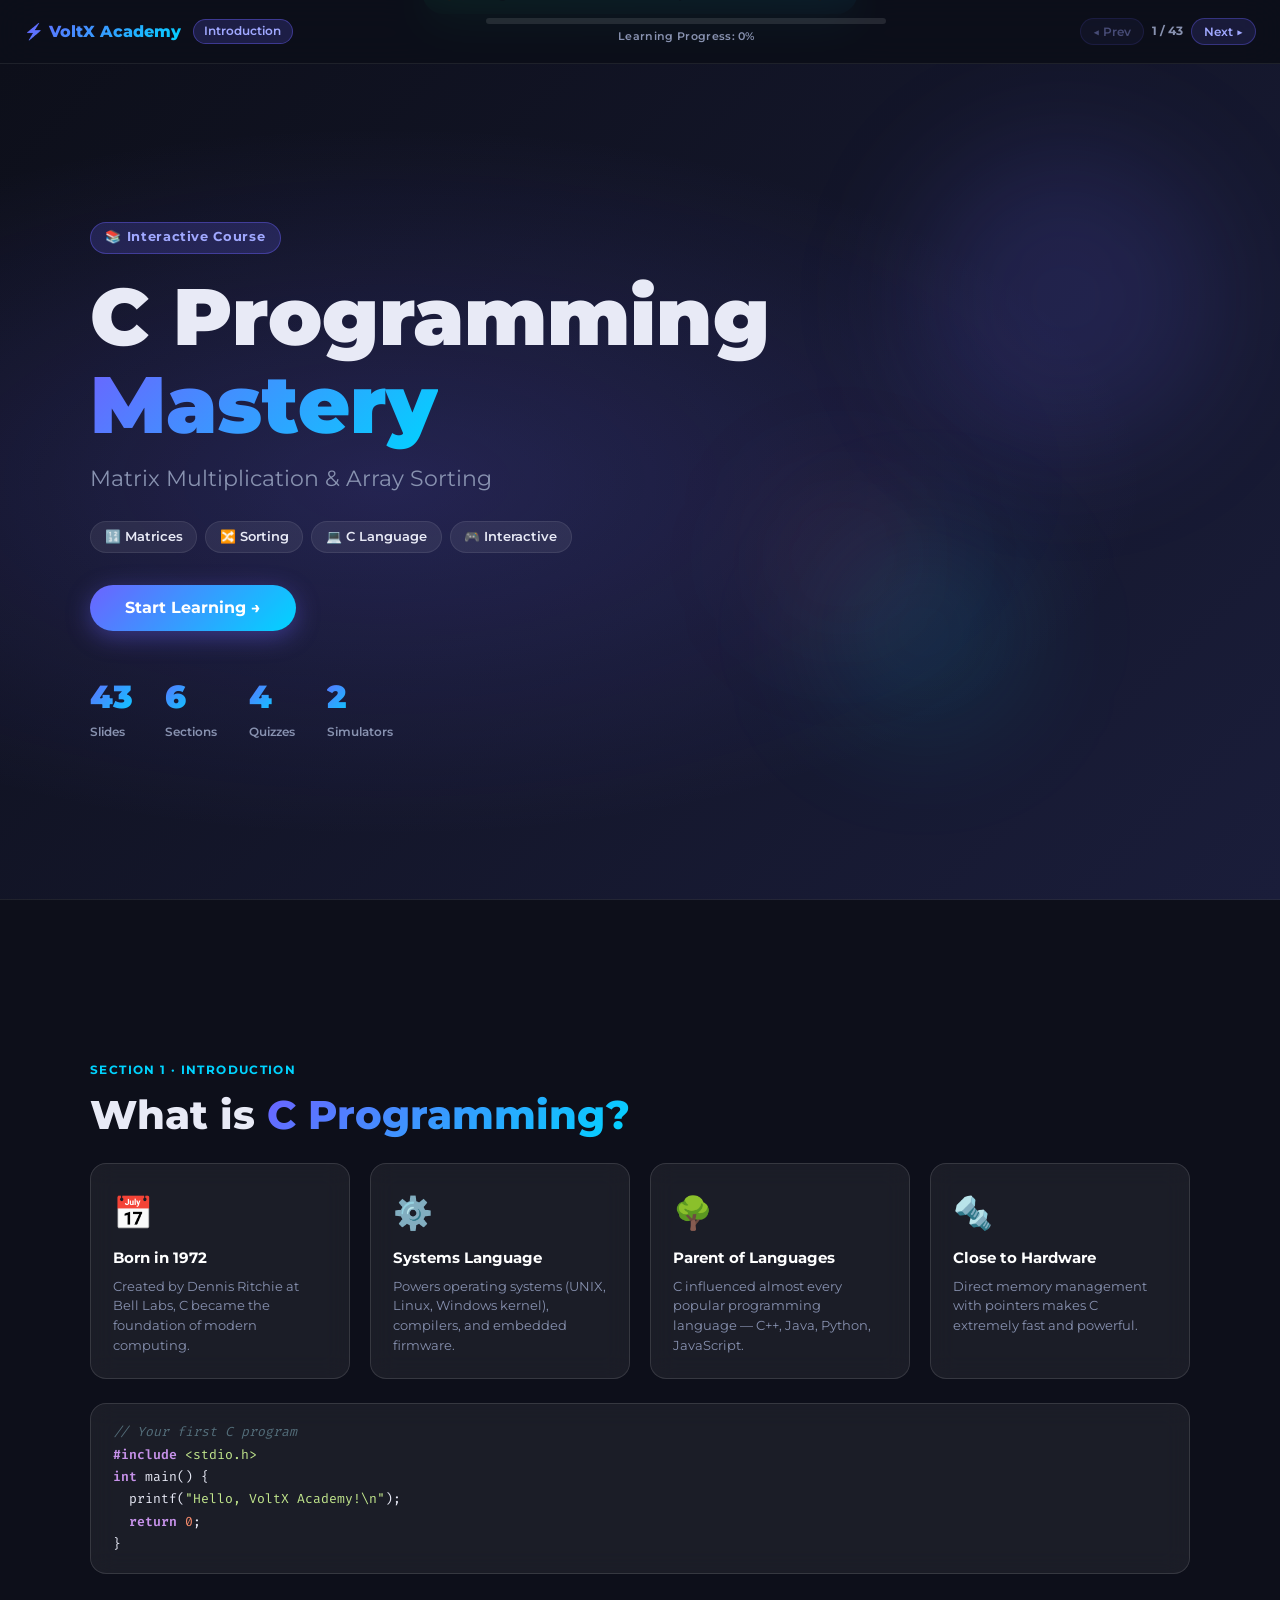
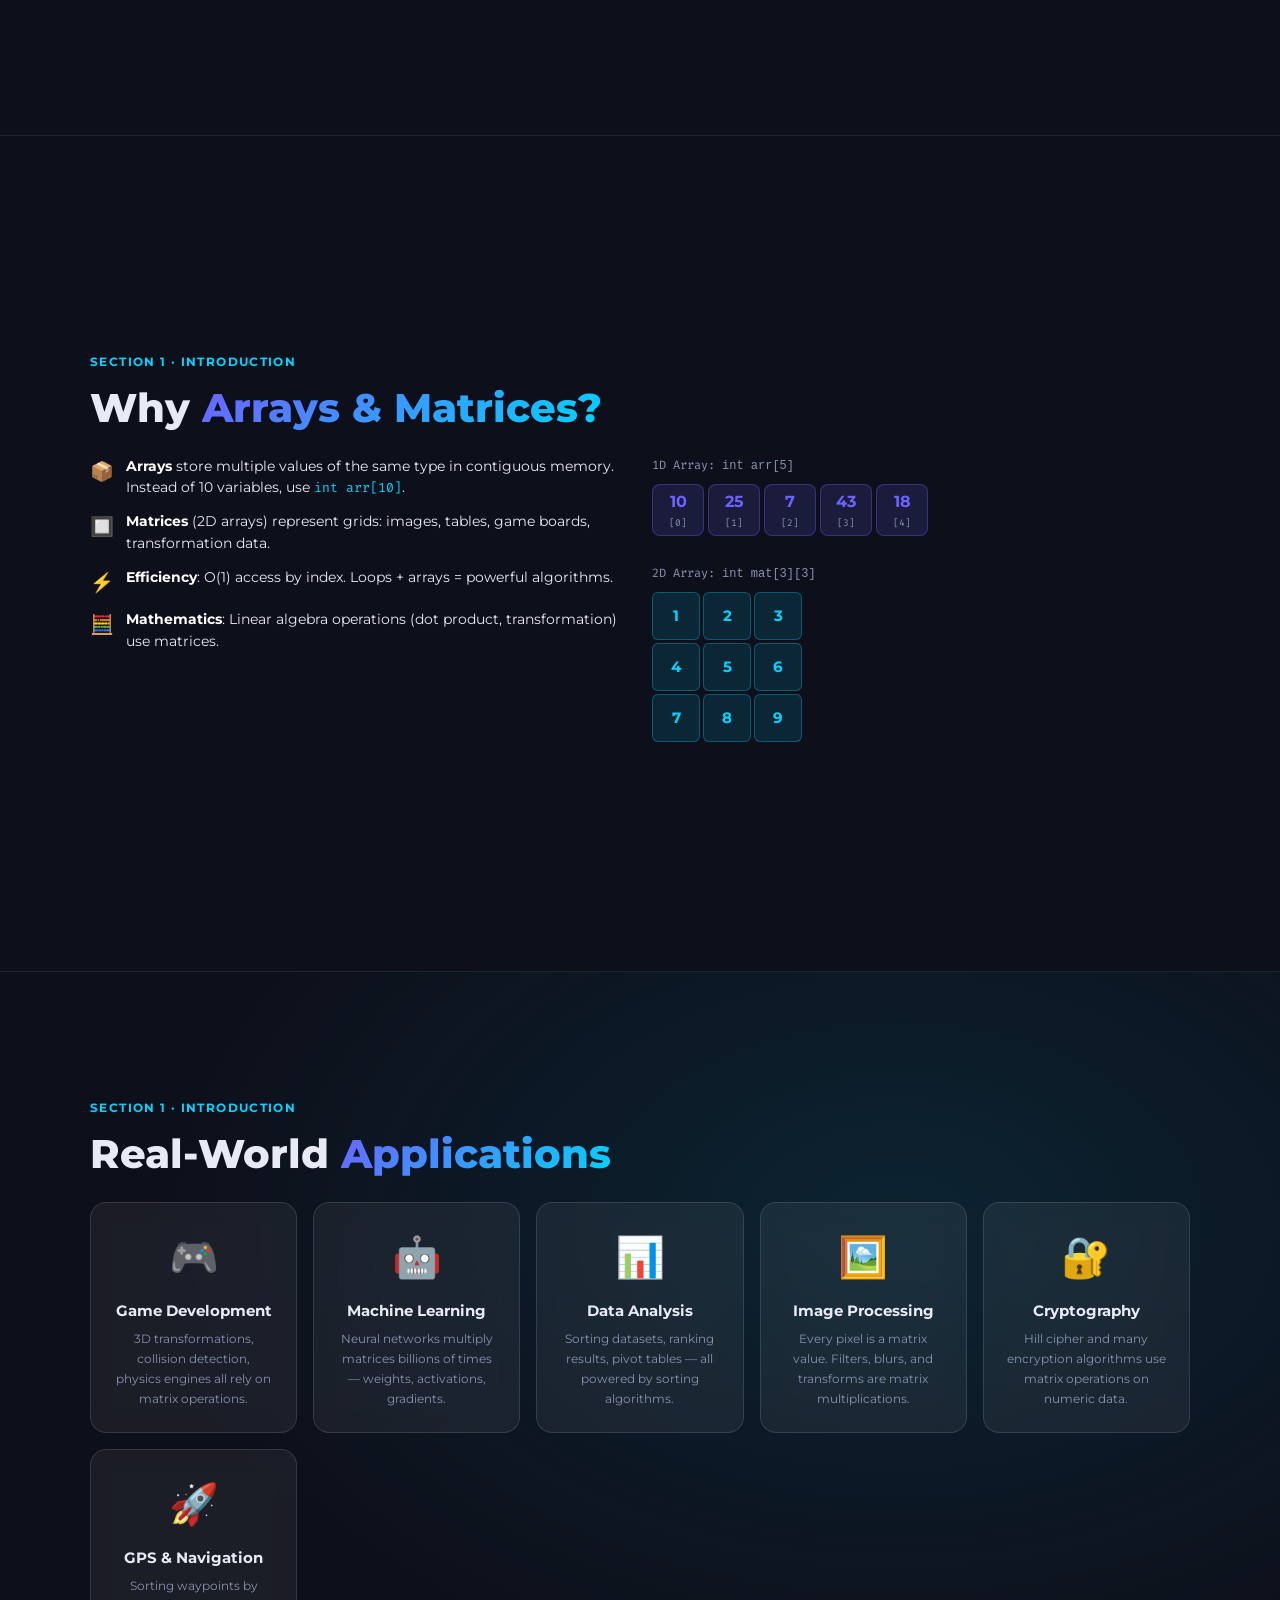
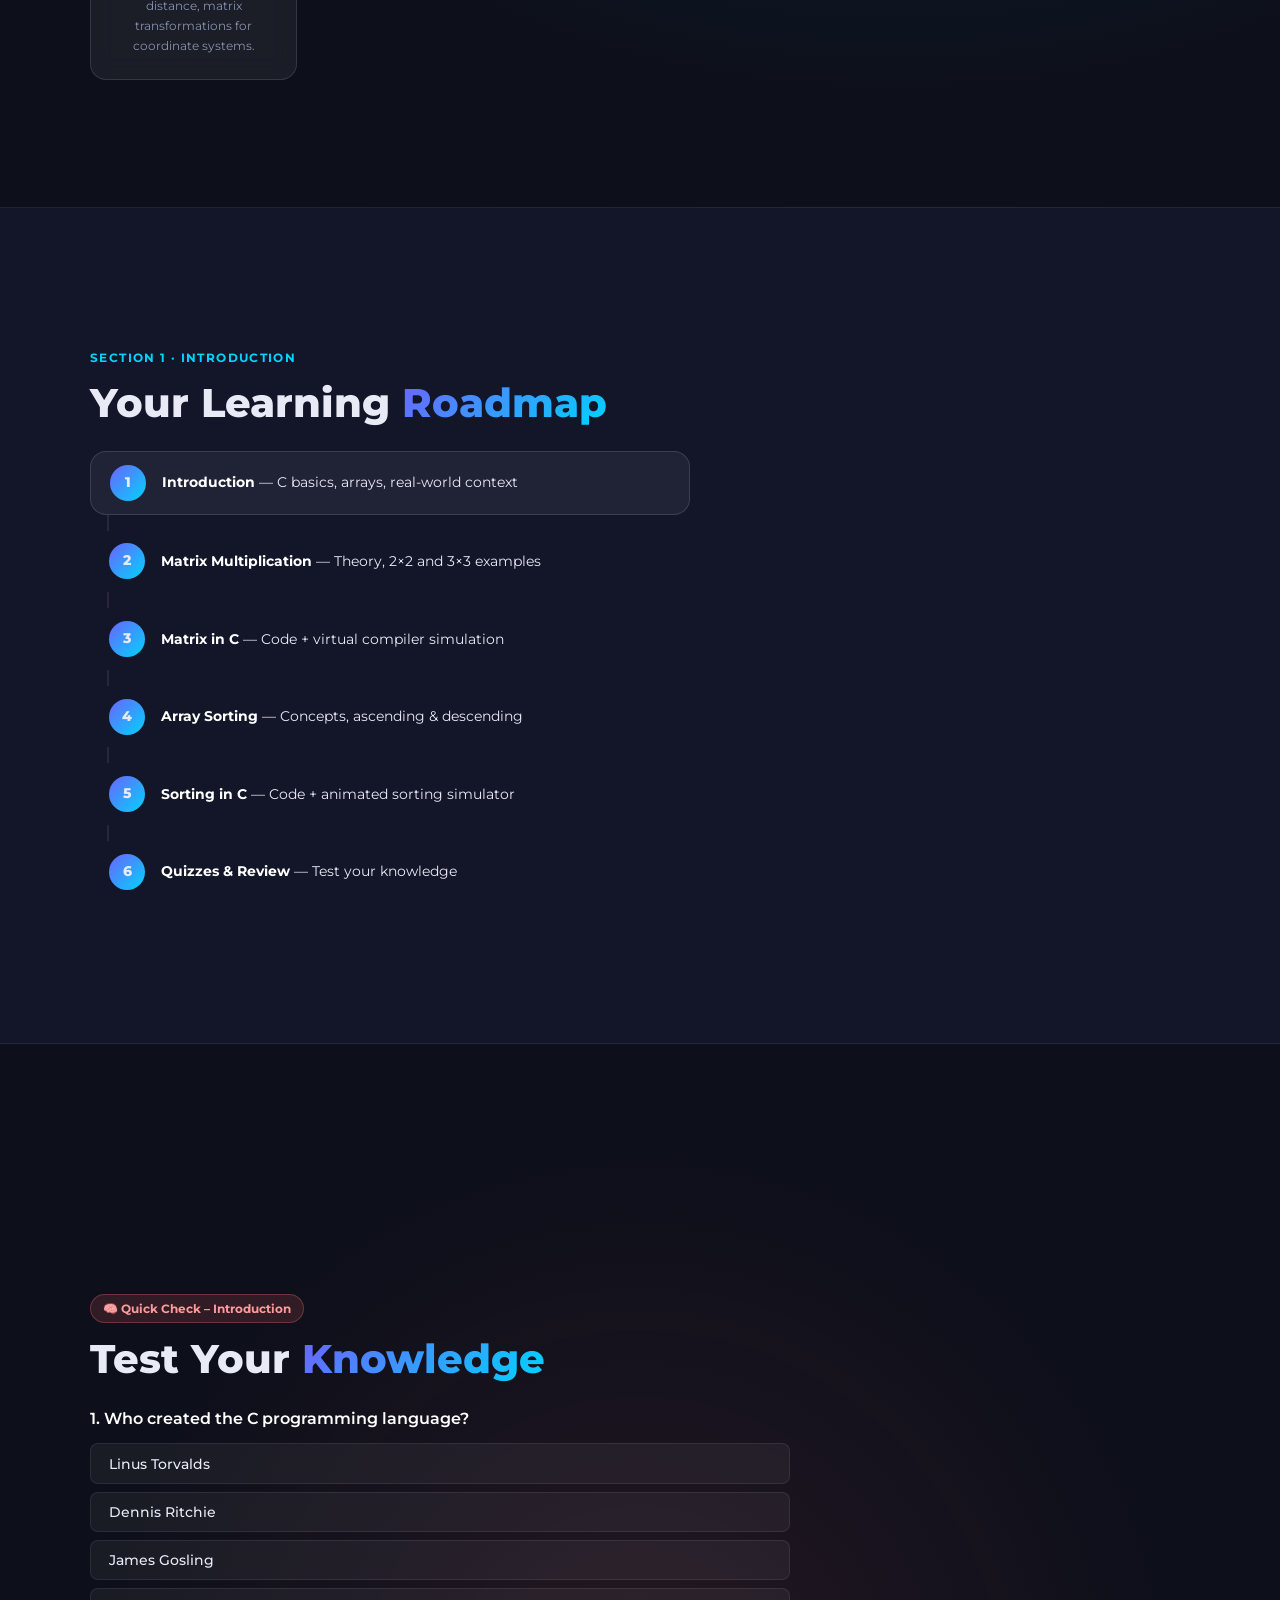
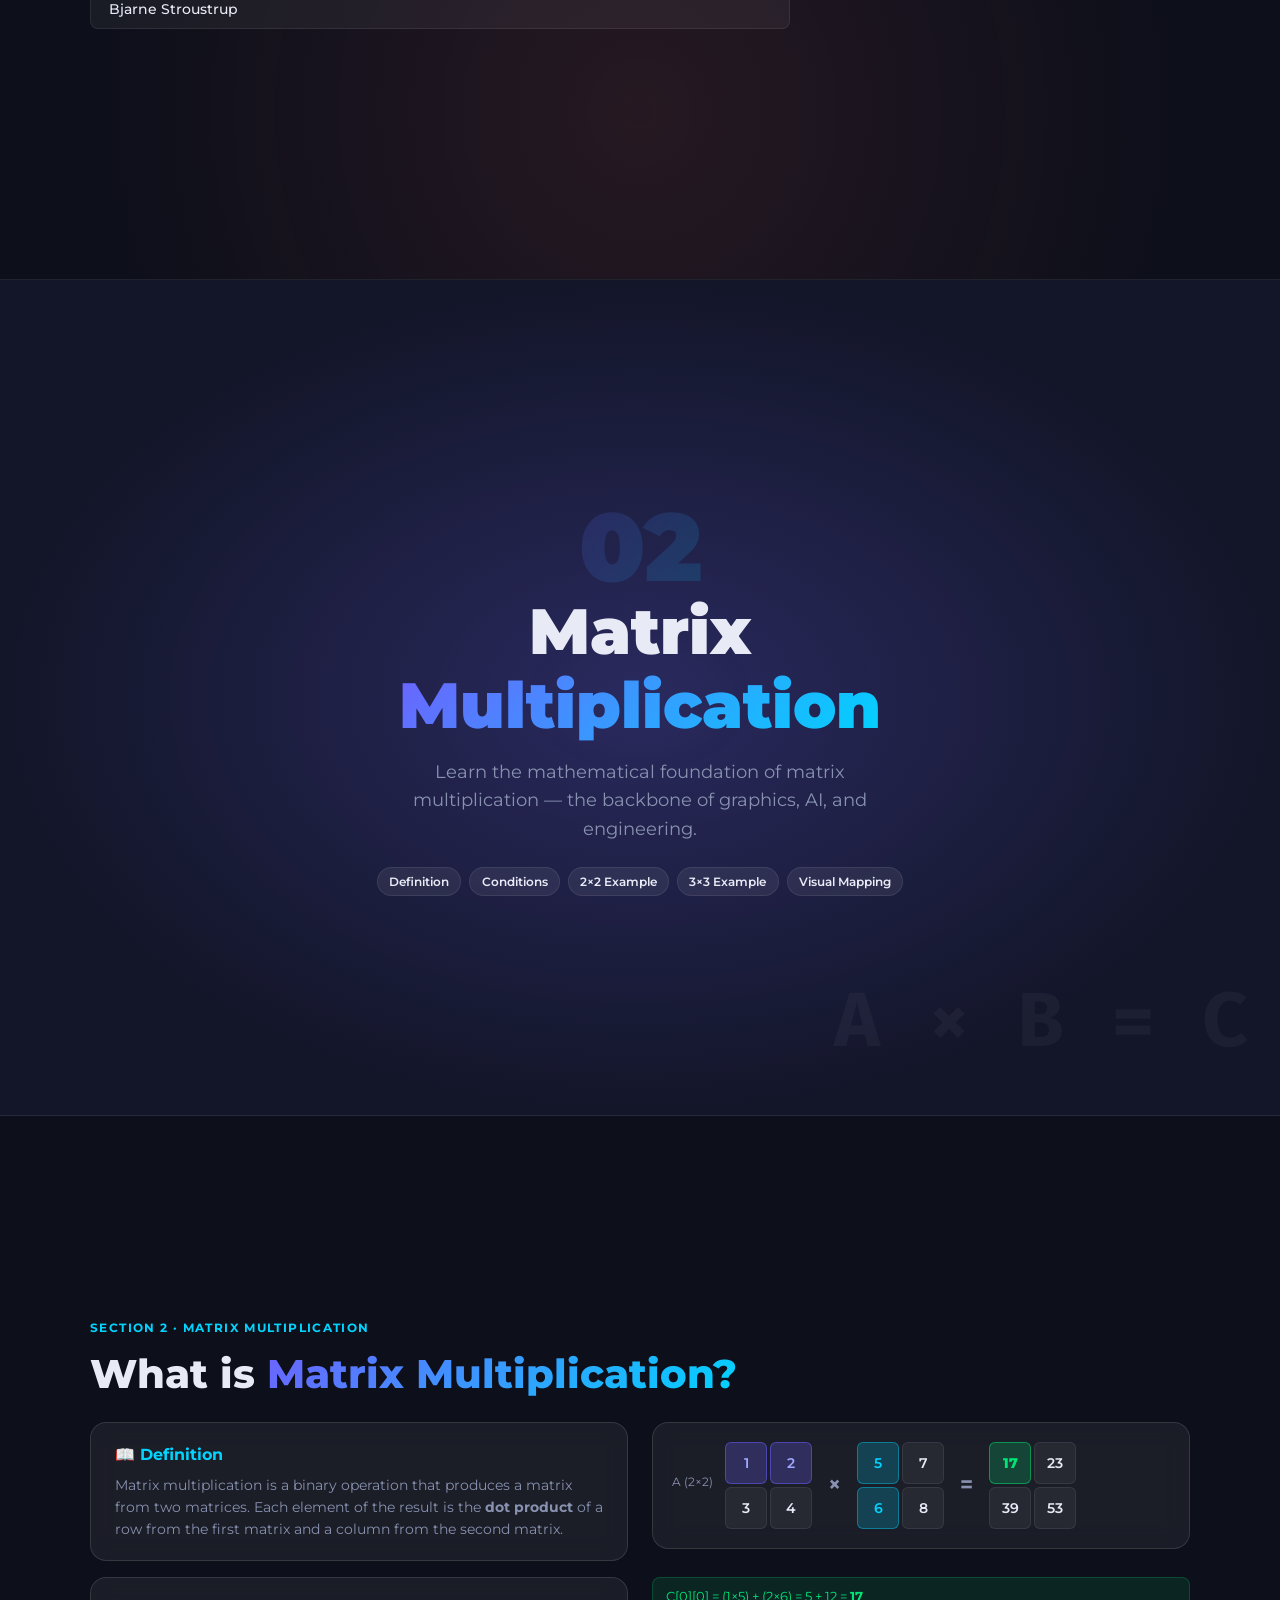
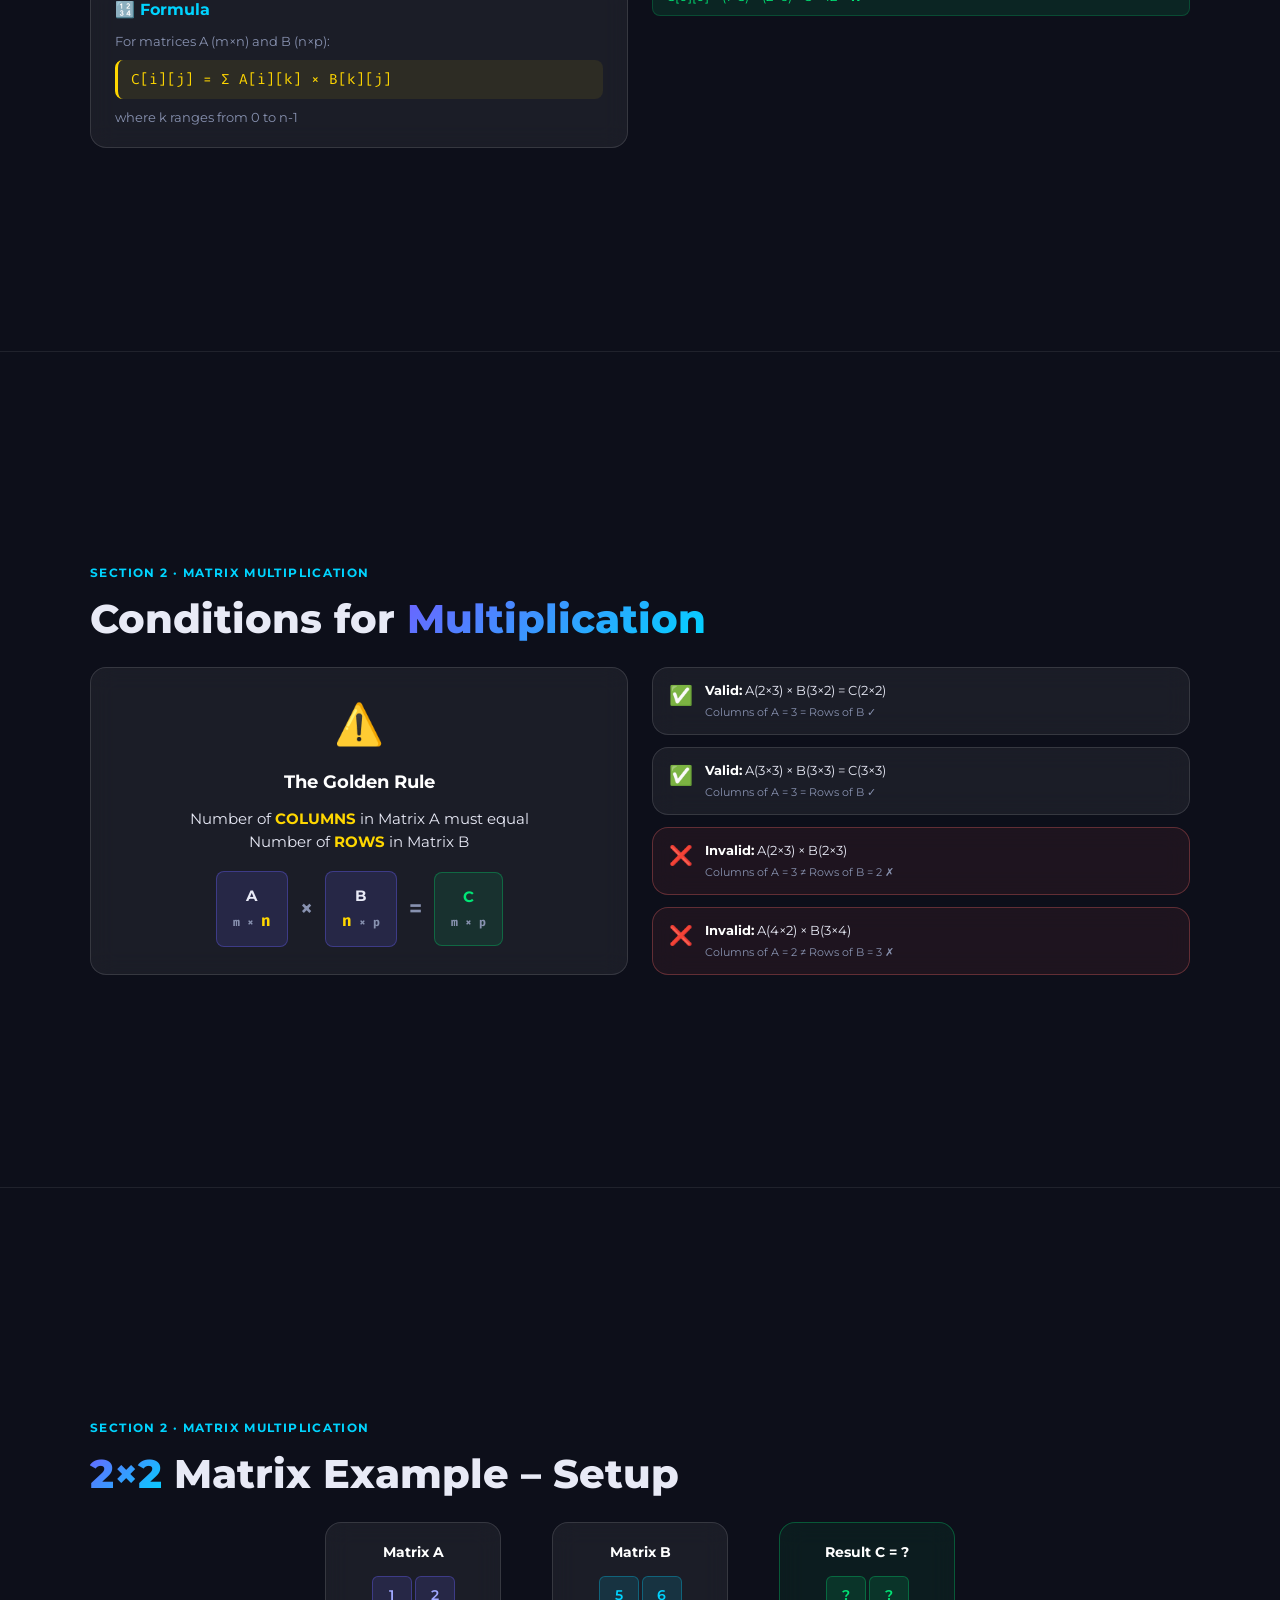
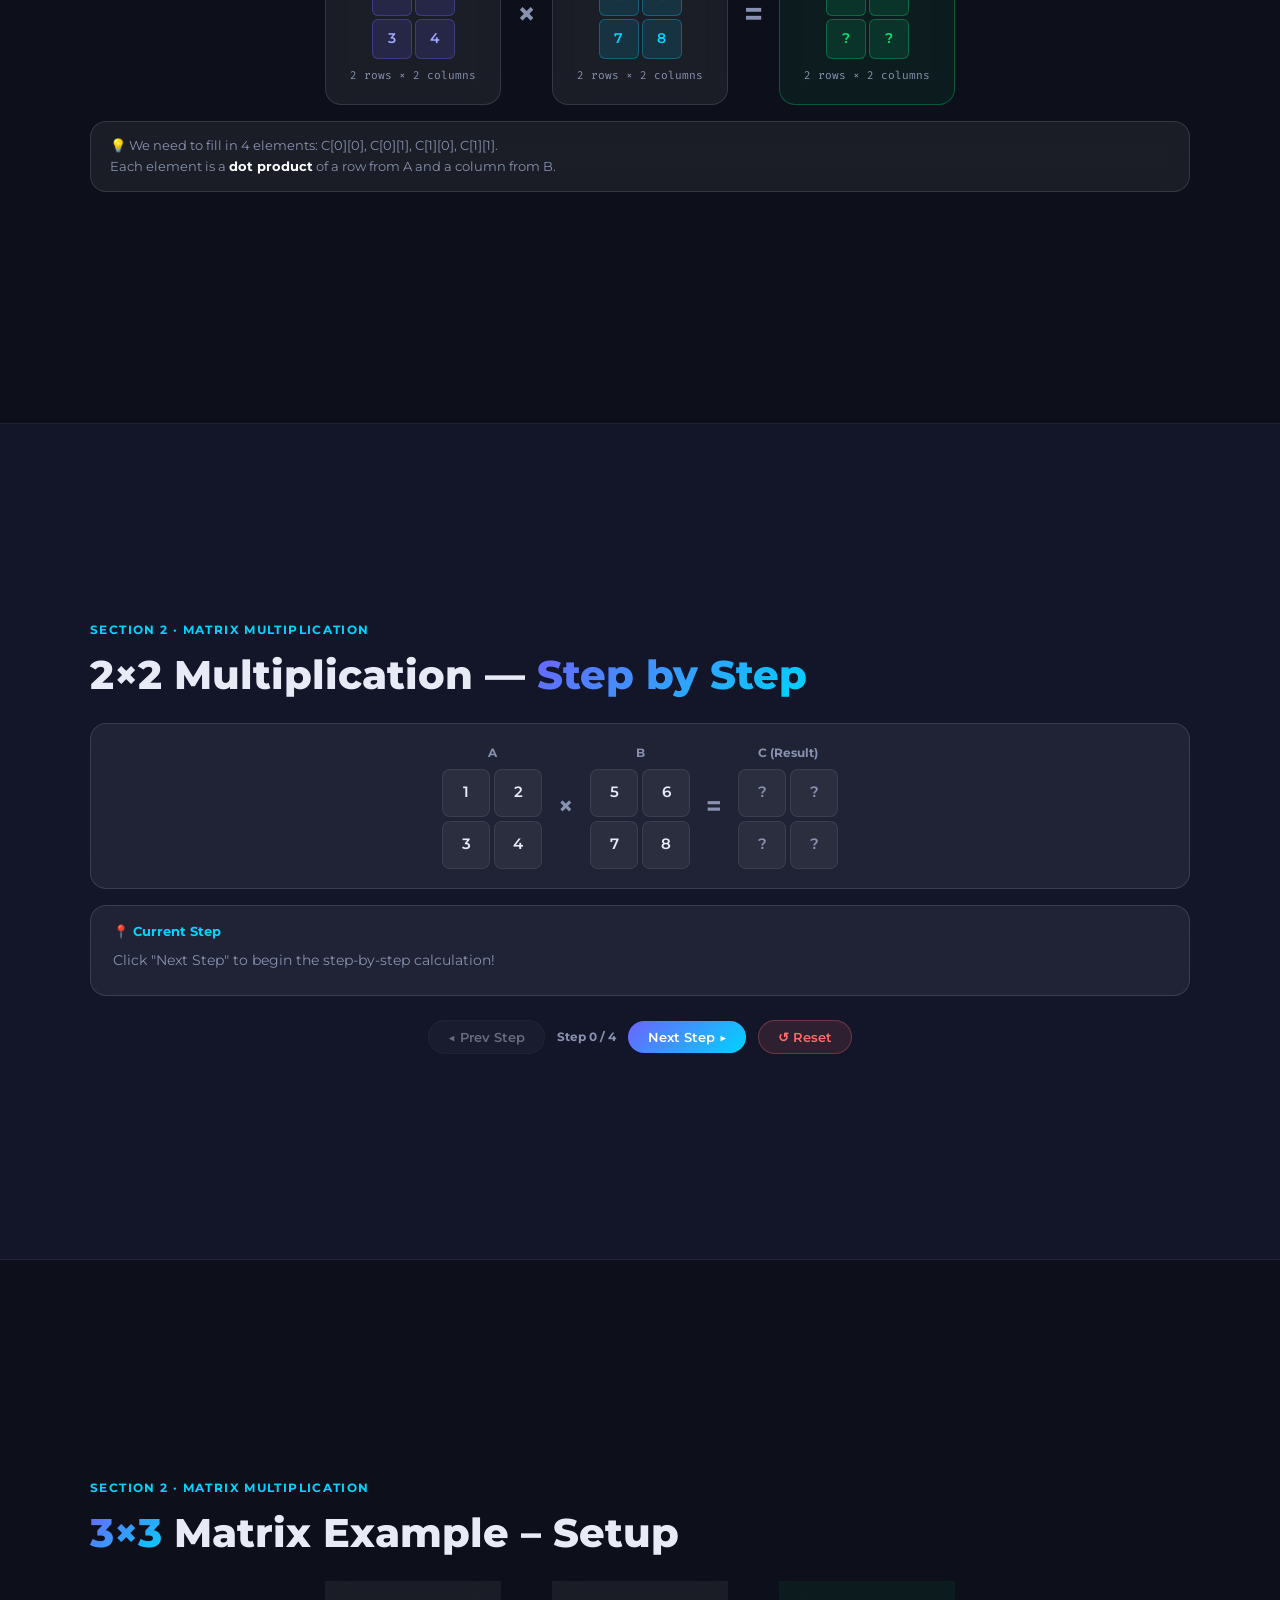
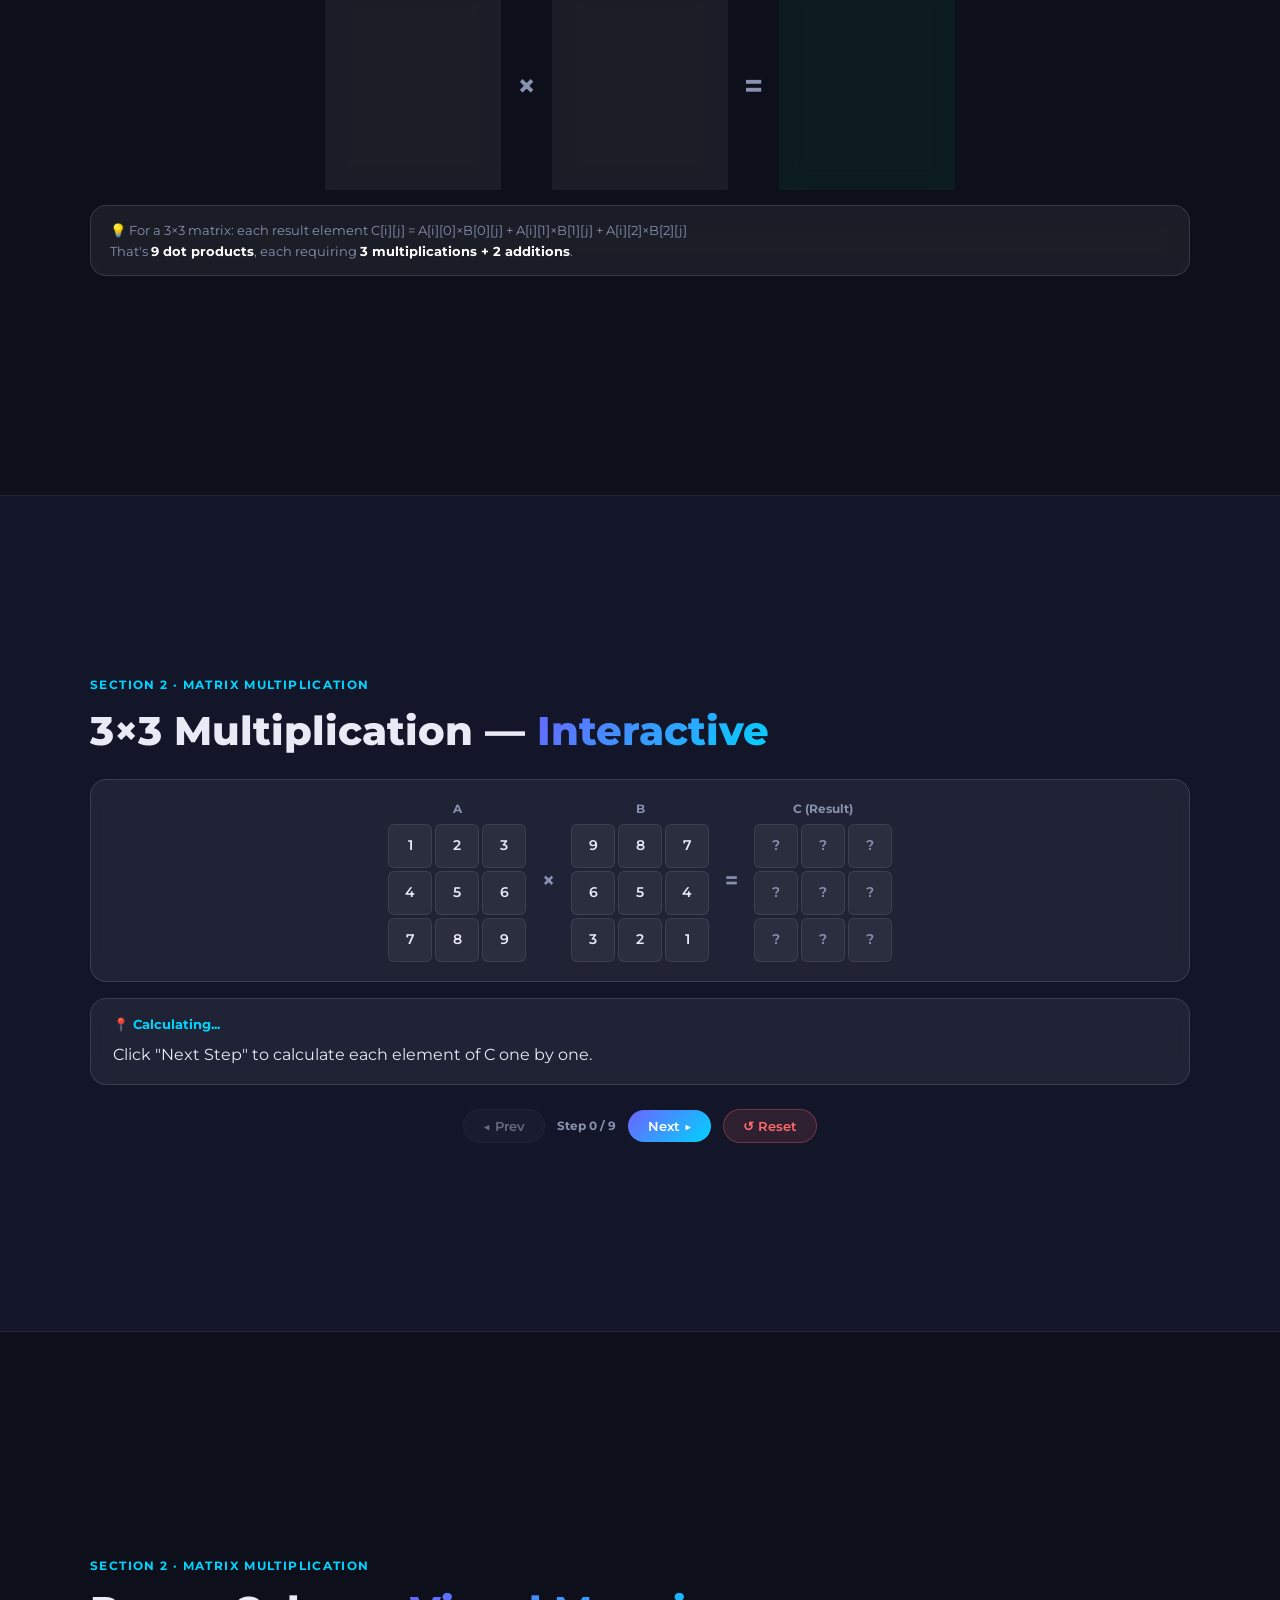
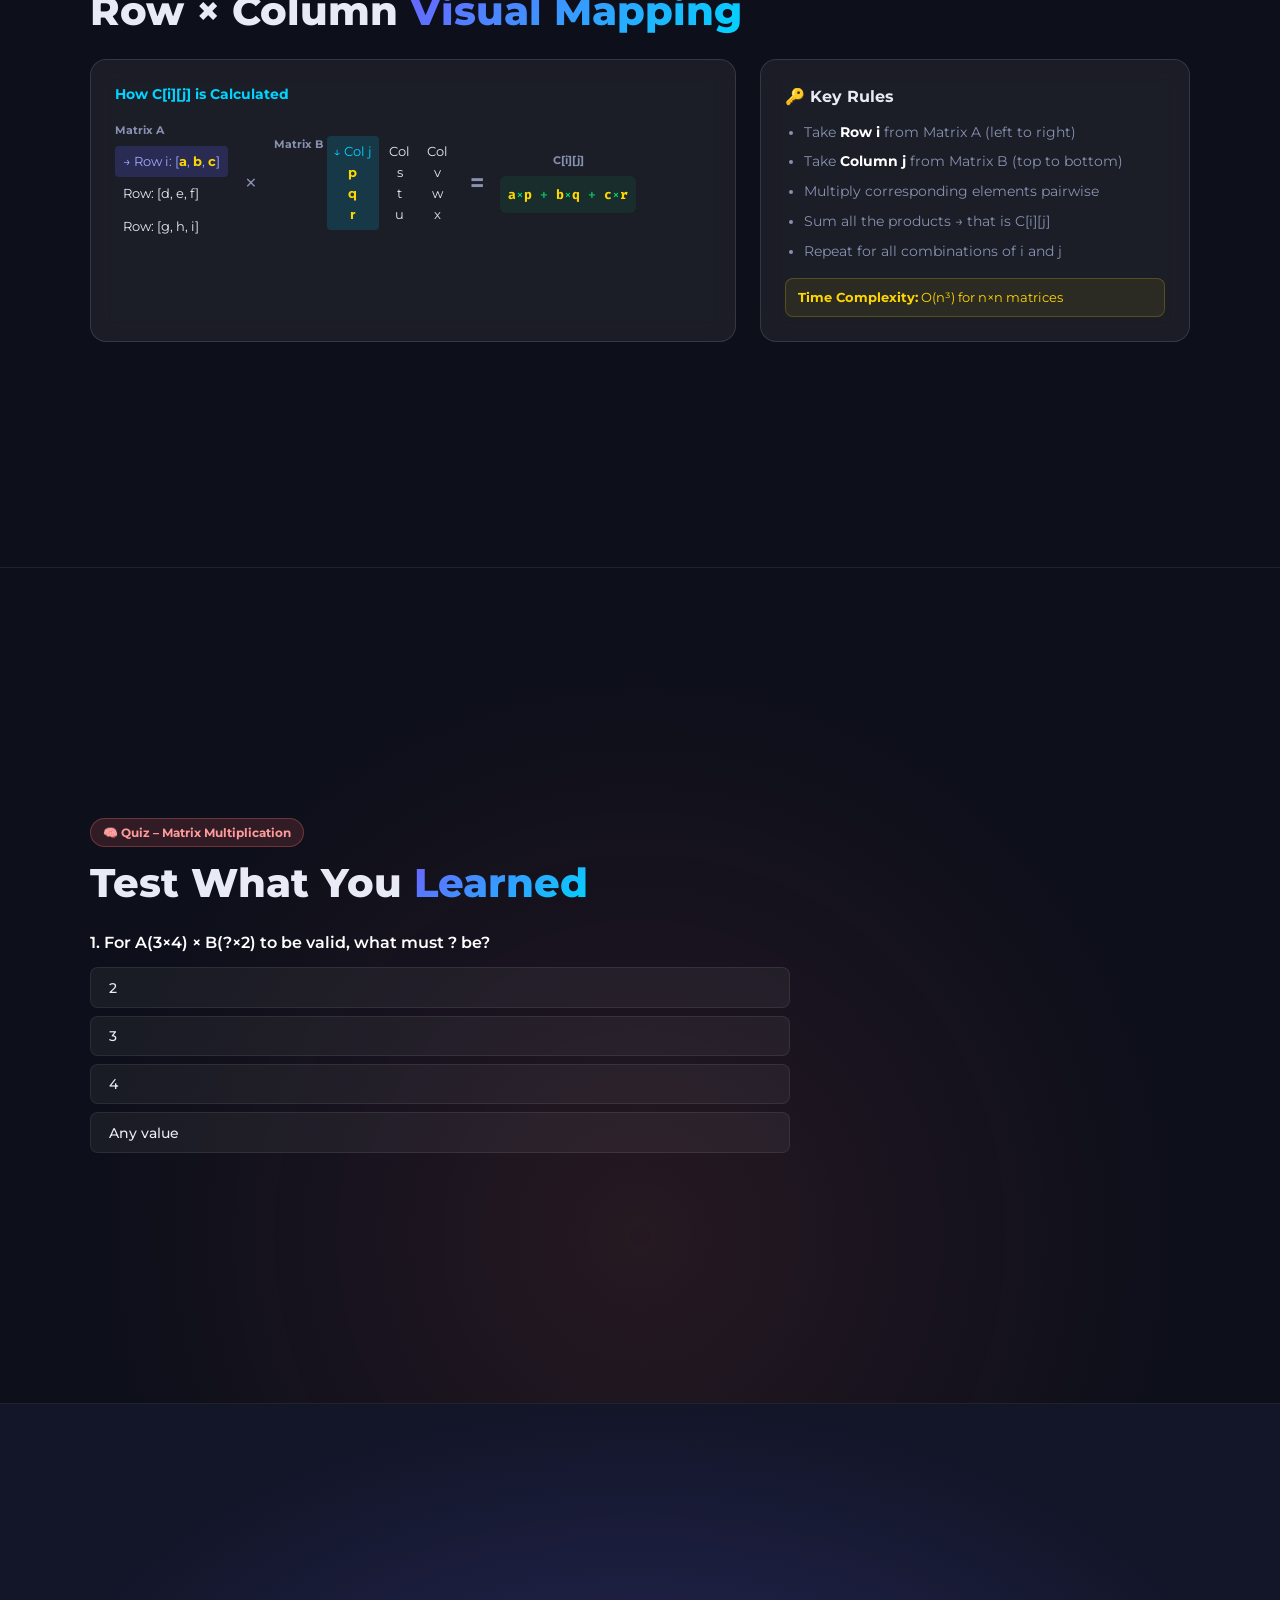
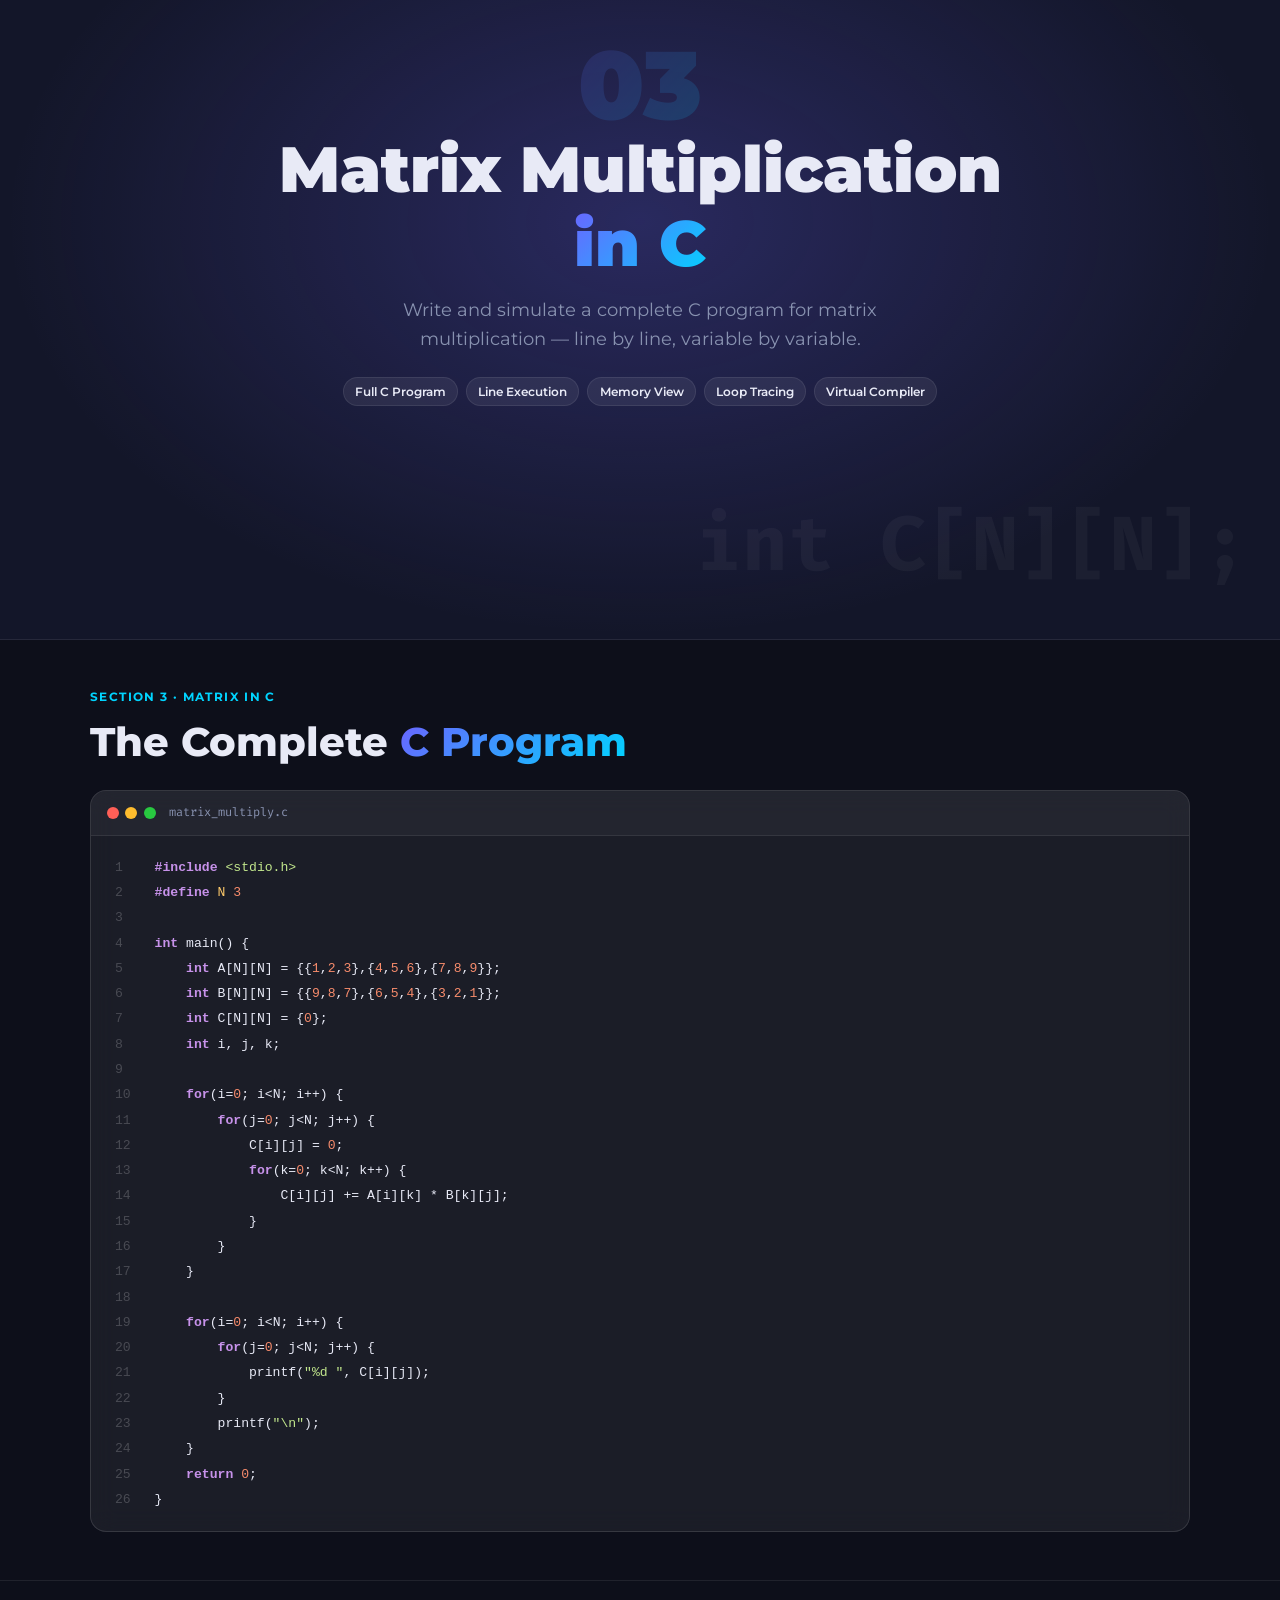
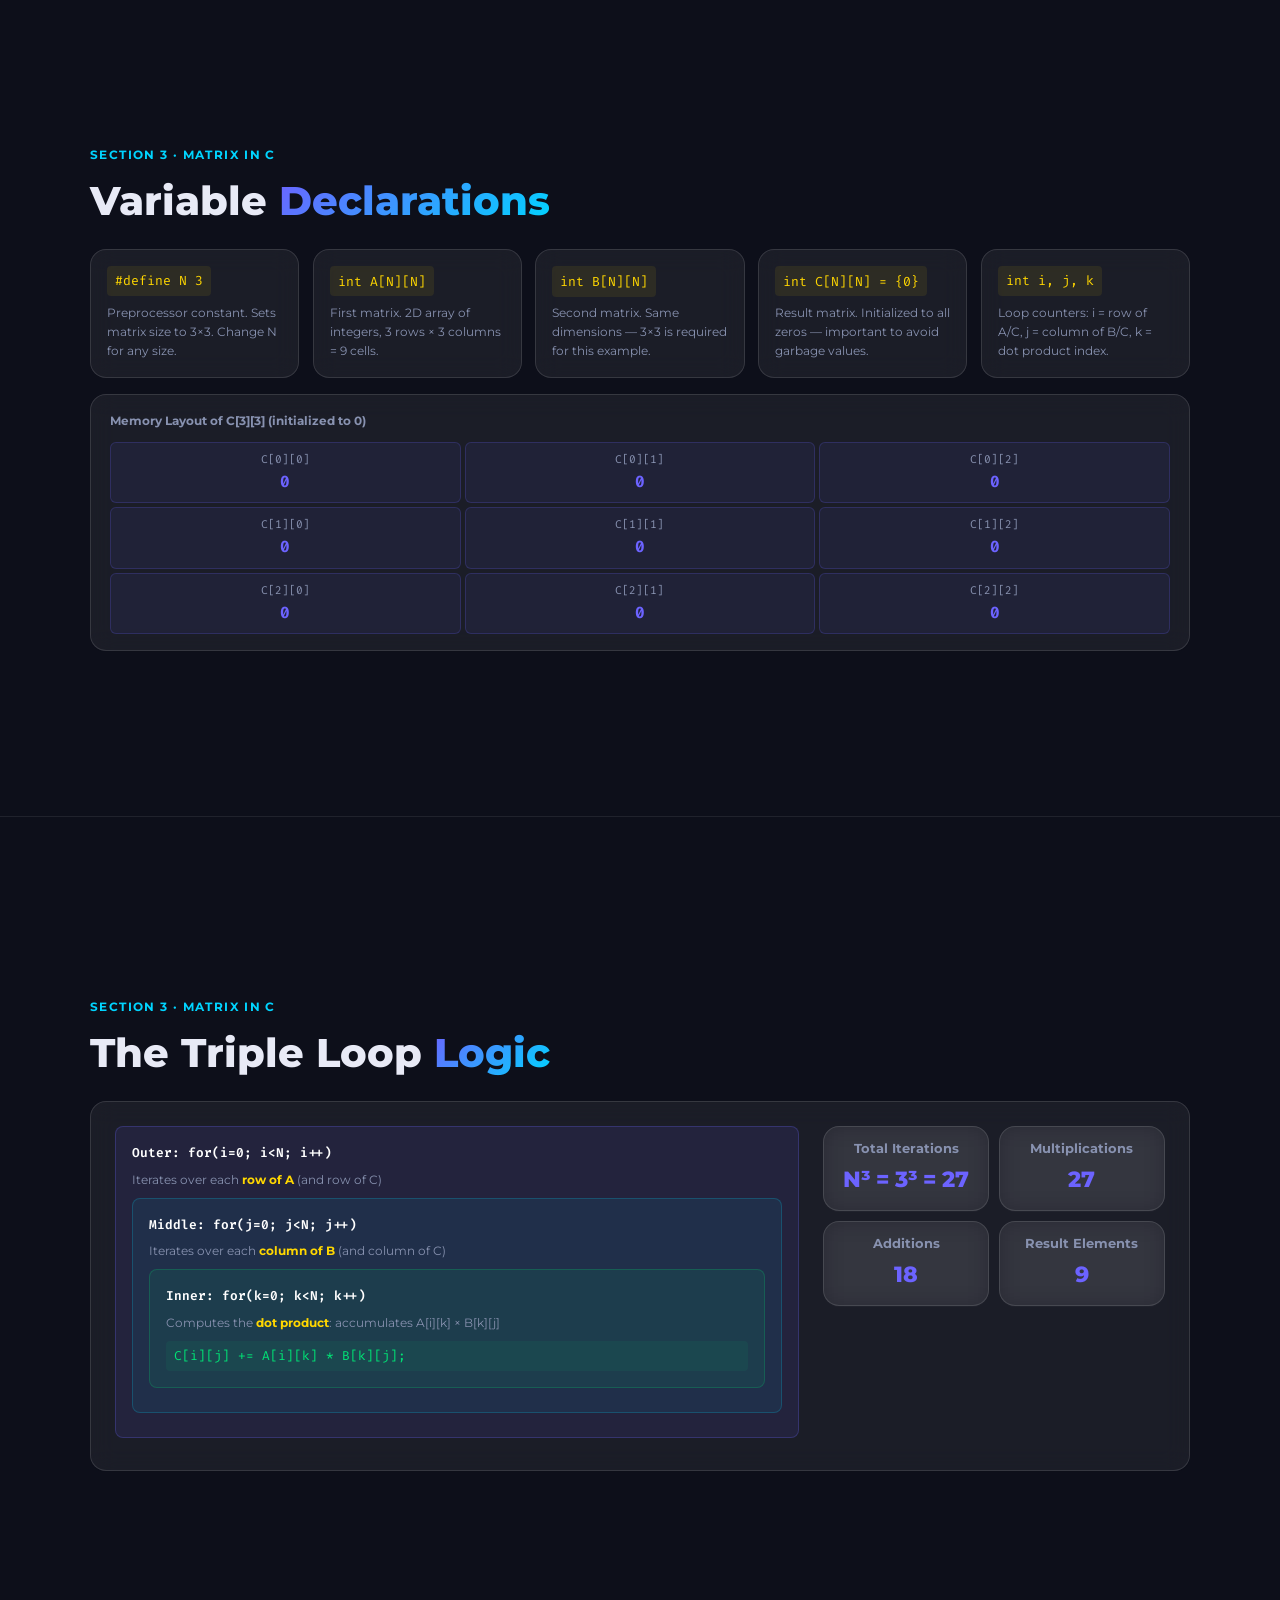
<file: index.html>
<!DOCTYPE html>
<html lang="en">
<head>
<meta charset="UTF-8">
<meta name="viewport" content="width=device-width, initial-scale=1.0">
<title>C Programming: Matrix Multiplication & Array Sorting | VoltX Academy</title>
<link rel="preconnect" href="https://fonts.googleapis.com">
<link rel="preconnect" href="https://fonts.gstatic.com" crossorigin>
<link href="https://fonts.googleapis.com/css2?family=Montserrat:wght@300;400;500;600;700;800;900&family=Fira+Code:wght@300;400;500;600&display=swap" rel="stylesheet">
<link rel="stylesheet" href="style.css">
</head>
<body>

<!-- ══════════════════════════════════════════════════════════ -->
<!--  STICKY HEADER                                             -->
<!-- ══════════════════════════════════════════════════════════ -->
<header id="sticky-header">
  <div class="header-left">
    <div class="logo">⚡ VoltX Academy</div>
    <span class="topic-badge" id="current-topic">Introduction</span>
  </div>
  <div class="header-center">
    <div class="progress-container">
      <div class="progress-bar" id="progress-bar"></div>
    </div>
    <span class="progress-text" id="progress-text">Learning Progress: 0%</span>
  </div>
  <div class="header-right">
    <button class="nav-btn" id="btn-prev" onclick="navigateSlide(-1)" title="Previous Slide">◀ Prev</button>
    <span class="slide-counter" id="slide-counter">1 / 43</span>
    <button class="nav-btn" id="btn-next" onclick="navigateSlide(1)" title="Next Slide">Next ▶</button>
  </div>
</header>

<!-- ══════════════════════════════════════════════════════════ -->
<!--  COMPLETION BANNER                                         -->
<!-- ══════════════════════════════════════════════════════════ -->
<div class="completion-banner" id="completion-banner">
  🎉 Congratulations! You've completed the course! 🎓
</div>

<!-- ══════════════════════════════════════════════════════════ -->
<!--  MAIN SLIDES CONTAINER                                     -->
<!-- ══════════════════════════════════════════════════════════ -->
<main id="slides-container">

  <!-- ─────────────────────────────────────────────────────── -->
  <!--  SECTION 1 – INTRODUCTION (Slides 1–8)                  -->
  <!-- ─────────────────────────────────────────────────────── -->

  <!-- SLIDE 1: Hero / Cover -->
  <section class="slide slide-hero" id="slide-1" data-section="Introduction" data-index="1">
    <div class="slide-inner">
      <div class="hero-badge">📚 Interactive Course</div>
      <h1 class="hero-title">C Programming<br><span class="gradient-text">Mastery</span></h1>
      <p class="hero-subtitle">Matrix Multiplication &amp; Array Sorting</p>
      <div class="hero-tags">
        <span class="tag">🔢 Matrices</span>
        <span class="tag">🔀 Sorting</span>
        <span class="tag">💻 C Language</span>
        <span class="tag">🎮 Interactive</span>
      </div>
      <button class="cta-btn" onclick="navigateSlide(1)">Start Learning →</button>
      <div class="hero-stats">
        <div class="stat"><span class="stat-num">43</span><span class="stat-label">Slides</span></div>
        <div class="stat"><span class="stat-num">6</span><span class="stat-label">Sections</span></div>
        <div class="stat"><span class="stat-num">4</span><span class="stat-label">Quizzes</span></div>
        <div class="stat"><span class="stat-num">2</span><span class="stat-label">Simulators</span></div>
      </div>
    </div>
    <div class="floating-shapes">
      <div class="shape shape-1"></div>
      <div class="shape shape-2"></div>
      <div class="shape shape-3"></div>
    </div>
  </section>

  <!-- SLIDE 2: What is C Programming? -->
  <section class="slide slide-info" id="slide-2" data-section="Introduction" data-index="2">
    <div class="slide-inner">
      <div class="section-tag">Section 1 · Introduction</div>
      <h2 class="slide-title">What is <span class="gradient-text">C Programming?</span></h2>
      <div class="info-grid">
        <div class="info-card glass" data-tooltip="C was created by Dennis Ritchie at Bell Labs in 1972">
          <div class="info-icon">📅</div>
          <h3>Born in 1972</h3>
          <p>Created by Dennis Ritchie at Bell Labs, C became the foundation of modern computing.</p>
        </div>
        <div class="info-card glass" data-tooltip="C is used to build operating systems, drivers, and embedded systems">
          <div class="info-icon">⚙️</div>
          <h3>Systems Language</h3>
          <p>Powers operating systems (UNIX, Linux, Windows kernel), compilers, and embedded firmware.</p>
        </div>
        <div class="info-card glass" data-tooltip="C influenced C++, Java, Python, and many others">
          <div class="info-icon">🌳</div>
          <h3>Parent of Languages</h3>
          <p>C influenced almost every popular programming language — C++, Java, Python, JavaScript.</p>
        </div>
        <div class="info-card glass" data-tooltip="C gives low-level memory access via pointers">
          <div class="info-icon">🔩</div>
          <h3>Close to Hardware</h3>
          <p>Direct memory management with pointers makes C extremely fast and powerful.</p>
        </div>
      </div>
      <div class="code-snippet glass">
        <span class="code-comment">// Your first C program</span><br>
        <span class="code-keyword">#include</span> <span class="code-string">&lt;stdio.h&gt;</span><br>
        <span class="code-keyword">int</span> main() {<br>
        &nbsp;&nbsp;printf(<span class="code-string">"Hello, VoltX Academy!\n"</span>);<br>
        &nbsp;&nbsp;<span class="code-keyword">return</span> <span class="code-num">0</span>;<br>
        }
      </div>
    </div>
  </section>

  <!-- SLIDE 3: Why Arrays & Matrices? -->
  <section class="slide slide-info" id="slide-3" data-section="Introduction" data-index="3">
    <div class="slide-inner">
      <div class="section-tag">Section 1 · Introduction</div>
      <h2 class="slide-title">Why <span class="gradient-text">Arrays &amp; Matrices?</span></h2>
      <div class="two-col">
        <div class="col-content">
          <div class="feature-list">
            <div class="feature-item">
              <div class="feature-icon">📦</div>
              <div>
                <strong>Arrays</strong> store multiple values of the same type in contiguous memory.
                Instead of 10 variables, use <code>int arr[10]</code>.
              </div>
            </div>
            <div class="feature-item">
              <div class="feature-icon">🔲</div>
              <div>
                <strong>Matrices</strong> (2D arrays) represent grids: images, tables, game boards, transformation data.
              </div>
            </div>
            <div class="feature-item">
              <div class="feature-icon">⚡</div>
              <div>
                <strong>Efficiency</strong>: O(1) access by index. Loops + arrays = powerful algorithms.
              </div>
            </div>
            <div class="feature-item">
              <div class="feature-icon">🧮</div>
              <div>
                <strong>Mathematics</strong>: Linear algebra operations (dot product, transformation) use matrices.
              </div>
            </div>
          </div>
        </div>
        <div class="col-visual">
          <div class="array-visual">
            <div class="av-label">1D Array: <code>int arr[5]</code></div>
            <div class="av-boxes">
              <div class="av-box"><span class="av-val">10</span><span class="av-idx">[0]</span></div>
              <div class="av-box"><span class="av-val">25</span><span class="av-idx">[1]</span></div>
              <div class="av-box"><span class="av-val">7</span><span class="av-idx">[2]</span></div>
              <div class="av-box"><span class="av-val">43</span><span class="av-idx">[3]</span></div>
              <div class="av-box"><span class="av-val">18</span><span class="av-idx">[4]</span></div>
            </div>
          </div>
          <div class="matrix-visual">
            <div class="av-label">2D Array: <code>int mat[3][3]</code></div>
            <div class="mv-grid">
              <div class="mv-cell">1</div><div class="mv-cell">2</div><div class="mv-cell">3</div>
              <div class="mv-cell">4</div><div class="mv-cell">5</div><div class="mv-cell">6</div>
              <div class="mv-cell">7</div><div class="mv-cell">8</div><div class="mv-cell">9</div>
            </div>
          </div>
        </div>
      </div>
    </div>
  </section>

  <!-- SLIDE 4: Real-World Applications -->
  <section class="slide slide-apps" id="slide-4" data-section="Introduction" data-index="4">
    <div class="slide-inner">
      <div class="section-tag">Section 1 · Introduction</div>
      <h2 class="slide-title">Real-World <span class="gradient-text">Applications</span></h2>
      <div class="apps-grid">
        <div class="app-card glass">
          <div class="app-icon">🎮</div>
          <h3>Game Development</h3>
          <p>3D transformations, collision detection, physics engines all rely on matrix operations.</p>
        </div>
        <div class="app-card glass">
          <div class="app-icon">🤖</div>
          <h3>Machine Learning</h3>
          <p>Neural networks multiply matrices billions of times — weights, activations, gradients.</p>
        </div>
        <div class="app-card glass">
          <div class="app-icon">📊</div>
          <h3>Data Analysis</h3>
          <p>Sorting datasets, ranking results, pivot tables — all powered by sorting algorithms.</p>
        </div>
        <div class="app-card glass">
          <div class="app-icon">🖼️</div>
          <h3>Image Processing</h3>
          <p>Every pixel is a matrix value. Filters, blurs, and transforms are matrix multiplications.</p>
        </div>
        <div class="app-card glass">
          <div class="app-icon">🔐</div>
          <h3>Cryptography</h3>
          <p>Hill cipher and many encryption algorithms use matrix operations on numeric data.</p>
        </div>
        <div class="app-card glass">
          <div class="app-icon">🚀</div>
          <h3>GPS &amp; Navigation</h3>
          <p>Sorting waypoints by distance, matrix transformations for coordinate systems.</p>
        </div>
      </div>
    </div>
  </section>

  <!-- SLIDE 5: Course Roadmap -->
  <section class="slide slide-roadmap" id="slide-5" data-section="Introduction" data-index="5">
    <div class="slide-inner">
      <div class="section-tag">Section 1 · Introduction</div>
      <h2 class="slide-title">Your Learning <span class="gradient-text">Roadmap</span></h2>
      <div class="roadmap">
        <div class="road-item active-road">
          <div class="road-num">1</div>
          <div class="road-content">
            <strong>Introduction</strong> — C basics, arrays, real-world context
          </div>
        </div>
        <div class="road-connector"></div>
        <div class="road-item">
          <div class="road-num">2</div>
          <div class="road-content">
            <strong>Matrix Multiplication</strong> — Theory, 2×2 and 3×3 examples
          </div>
        </div>
        <div class="road-connector"></div>
        <div class="road-item">
          <div class="road-num">3</div>
          <div class="road-content">
            <strong>Matrix in C</strong> — Code + virtual compiler simulation
          </div>
        </div>
        <div class="road-connector"></div>
        <div class="road-item">
          <div class="road-num">4</div>
          <div class="road-content">
            <strong>Array Sorting</strong> — Concepts, ascending &amp; descending
          </div>
        </div>
        <div class="road-connector"></div>
        <div class="road-item">
          <div class="road-num">5</div>
          <div class="road-content">
            <strong>Sorting in C</strong> — Code + animated sorting simulator
          </div>
        </div>
        <div class="road-connector"></div>
        <div class="road-item">
          <div class="road-num">6</div>
          <div class="road-content">
            <strong>Quizzes &amp; Review</strong> — Test your knowledge
          </div>
        </div>
      </div>
    </div>
  </section>

  <!-- SLIDE 6: Quiz – Intro -->
  <section class="slide slide-quiz" id="slide-6" data-section="Introduction" data-index="6">
    <div class="slide-inner">
      <div class="quiz-header">
        <div class="quiz-badge">🧠 Quick Check – Introduction</div>
        <h2 class="slide-title">Test Your <span class="gradient-text">Knowledge</span></h2>
      </div>
      <div class="quiz-container" id="quiz-intro">
        <div class="quiz-question active-q" data-qid="q1">
          <p class="q-text">1. Who created the C programming language?</p>
          <div class="q-options">
            <button class="q-opt" onclick="checkAnswer(this,'wrong','quiz-intro')">Linus Torvalds</button>
            <button class="q-opt" onclick="checkAnswer(this,'correct','quiz-intro')">Dennis Ritchie</button>
            <button class="q-opt" onclick="checkAnswer(this,'wrong','quiz-intro')">James Gosling</button>
            <button class="q-opt" onclick="checkAnswer(this,'wrong','quiz-intro')">Bjarne Stroustrup</button>
          </div>
          <div class="q-hint hidden">💡 Hint: He worked at Bell Labs in 1972 and co-created UNIX.</div>
          <div class="q-feedback hidden"></div>
        </div>
        <div class="quiz-question hidden" data-qid="q2">
          <p class="q-text">2. What does a 2D array in C represent?</p>
          <div class="q-options">
            <button class="q-opt" onclick="checkAnswer(this,'wrong','quiz-intro')">A linked list</button>
            <button class="q-opt" onclick="checkAnswer(this,'wrong','quiz-intro')">A single row of values</button>
            <button class="q-opt" onclick="checkAnswer(this,'correct','quiz-intro')">A matrix / grid of values</button>
            <button class="q-opt" onclick="checkAnswer(this,'wrong','quiz-intro')">A pointer to memory</button>
          </div>
          <div class="q-hint hidden">💡 Hint: Think rows and columns — like a spreadsheet.</div>
          <div class="q-feedback hidden"></div>
        </div>
        <div class="quiz-score hidden" id="score-quiz-intro"></div>
      </div>
    </div>
  </section>

  <!-- ─────────────────────────────────────────────────────── -->
  <!--  SECTION 2 – MATRIX MULTIPLICATION THEORY (Slides 7-17)-->
  <!-- ─────────────────────────────────────────────────────── -->

  <!-- SLIDE 7: Section Header -->
  <section class="slide slide-section-header" id="slide-7" data-section="Matrix Multiplication" data-index="7">
    <div class="slide-inner centered">
      <div class="section-number">02</div>
      <h2 class="section-main-title">Matrix<br><span class="gradient-text">Multiplication</span></h2>
      <p class="section-desc">Learn the mathematical foundation of matrix multiplication — the backbone of graphics, AI, and engineering.</p>
      <div class="section-topics">
        <span>Definition</span>
        <span>Conditions</span>
        <span>2×2 Example</span>
        <span>3×3 Example</span>
        <span>Visual Mapping</span>
      </div>
    </div>
    <div class="bg-formula">A × B = C</div>
  </section>

  <!-- SLIDE 8: What is Matrix Multiplication? -->
  <section class="slide slide-info" id="slide-8" data-section="Matrix Multiplication" data-index="8">
    <div class="slide-inner">
      <div class="section-tag">Section 2 · Matrix Multiplication</div>
      <h2 class="slide-title">What is <span class="gradient-text">Matrix Multiplication?</span></h2>
      <div class="two-col">
        <div class="col-content">
          <div class="definition-box glass">
            <h3>📖 Definition</h3>
            <p>Matrix multiplication is a binary operation that produces a matrix from two matrices. Each element of the result is the <strong>dot product</strong> of a row from the first matrix and a column from the second matrix.</p>
          </div>
          <div class="formula-box glass">
            <h3>🔢 Formula</h3>
            <p>For matrices A (m×n) and B (n×p):</p>
            <div class="formula">C[i][j] = Σ A[i][k] × B[k][j]</div>
            <p>where k ranges from 0 to n-1</p>
          </div>
        </div>
        <div class="col-visual">
          <div class="matrix-mult-demo glass">
            <div class="mm-label">A (2×2)</div>
            <div class="mm-matrix">
              <div class="mm-row"><div class="mm-cell row-hl">1</div><div class="mm-cell row-hl">2</div></div>
              <div class="mm-row"><div class="mm-cell">3</div><div class="mm-cell">4</div></div>
            </div>
            <div class="mm-op">×</div>
            <div class="mm-matrix">
              <div class="mm-row"><div class="mm-cell col-hl">5</div><div class="mm-cell">7</div></div>
              <div class="mm-row"><div class="mm-cell col-hl">6</div><div class="mm-cell">8</div></div>
            </div>
            <div class="mm-op">=</div>
            <div class="mm-matrix">
              <div class="mm-row"><div class="mm-cell result-hl">17</div><div class="mm-cell">23</div></div>
              <div class="mm-row"><div class="mm-cell">39</div><div class="mm-cell">53</div></div>
            </div>
          </div>
          <div class="hl-note">C[0][0] = (1×5) + (2×6) = 5 + 12 = <strong>17</strong></div>
        </div>
      </div>
    </div>
  </section>

  <!-- SLIDE 9: Conditions for Matrix Multiplication -->
  <section class="slide slide-conditions" id="slide-9" data-section="Matrix Multiplication" data-index="9">
    <div class="slide-inner">
      <div class="section-tag">Section 2 · Matrix Multiplication</div>
      <h2 class="slide-title">Conditions for <span class="gradient-text">Multiplication</span></h2>
      <div class="condition-layout">
        <div class="condition-main glass">
          <div class="condition-icon">⚠️</div>
          <h3>The Golden Rule</h3>
          <p class="condition-rule">Number of <strong>COLUMNS</strong> in Matrix A must equal<br>Number of <strong>ROWS</strong> in Matrix B</p>
          <div class="condition-visual">
            <div class="cv-matrix">A<br><span class="dim-label">m × <span class="must-match">n</span></span></div>
            <div class="cv-arrow">×</div>
            <div class="cv-matrix">B<br><span class="dim-label"><span class="must-match">n</span> × p</span></div>
            <div class="cv-arrow">=</div>
            <div class="cv-matrix result-cv">C<br><span class="dim-label">m × p</span></div>
          </div>
        </div>
        <div class="examples-col">
          <div class="example-check glass">
            <span class="check-icon">✅</span>
            <div>
              <strong>Valid:</strong> A(2×3) × B(3×2) = C(2×2)<br>
              <small>Columns of A = 3 = Rows of B ✓</small>
            </div>
          </div>
          <div class="example-check glass">
            <span class="check-icon">✅</span>
            <div>
              <strong>Valid:</strong> A(3×3) × B(3×3) = C(3×3)<br>
              <small>Columns of A = 3 = Rows of B ✓</small>
            </div>
          </div>
          <div class="example-check glass error-check">
            <span class="check-icon">❌</span>
            <div>
              <strong>Invalid:</strong> A(2×3) × B(2×3)<br>
              <small>Columns of A = 3 ≠ Rows of B = 2 ✗</small>
            </div>
          </div>
          <div class="example-check glass error-check">
            <span class="check-icon">❌</span>
            <div>
              <strong>Invalid:</strong> A(4×2) × B(3×4)<br>
              <small>Columns of A = 2 ≠ Rows of B = 3 ✗</small>
            </div>
          </div>
        </div>
      </div>
    </div>
  </section>

  <!-- SLIDE 10: 2×2 Matrix Multiplication – Setup -->
  <section class="slide slide-info" id="slide-10" data-section="Matrix Multiplication" data-index="10">
    <div class="slide-inner">
      <div class="section-tag">Section 2 · Matrix Multiplication</div>
      <h2 class="slide-title"><span class="gradient-text">2×2</span> Matrix Example – Setup</h2>
      <div class="setup-layout">
        <div class="setup-card glass">
          <h3>Matrix A</h3>
          <div class="setup-matrix">
            <div class="sm-row"><div class="sm-cell a-cell">1</div><div class="sm-cell a-cell">2</div></div>
            <div class="sm-row"><div class="sm-cell a-cell">3</div><div class="sm-cell a-cell">4</div></div>
          </div>
          <div class="matrix-info">2 rows × 2 columns</div>
        </div>
        <div class="setup-op">×</div>
        <div class="setup-card glass">
          <h3>Matrix B</h3>
          <div class="setup-matrix">
            <div class="sm-row"><div class="sm-cell b-cell">5</div><div class="sm-cell b-cell">6</div></div>
            <div class="sm-row"><div class="sm-cell b-cell">7</div><div class="sm-cell b-cell">8</div></div>
          </div>
          <div class="matrix-info">2 rows × 2 columns</div>
        </div>
        <div class="setup-op">=</div>
        <div class="setup-card glass result-card">
          <h3>Result C = ?</h3>
          <div class="setup-matrix">
            <div class="sm-row"><div class="sm-cell q-cell">?</div><div class="sm-cell q-cell">?</div></div>
            <div class="sm-row"><div class="sm-cell q-cell">?</div><div class="sm-cell q-cell">?</div></div>
          </div>
          <div class="matrix-info">2 rows × 2 columns</div>
        </div>
      </div>
      <div class="setup-note glass">
        💡 We need to fill in 4 elements: C[0][0], C[0][1], C[1][0], C[1][1].<br>
        Each element is a <strong>dot product</strong> of a row from A and a column from B.
      </div>
    </div>
  </section>

  <!-- SLIDE 11: 2×2 Multiplication – Step by Step -->
  <section class="slide slide-steps" id="slide-11" data-section="Matrix Multiplication" data-index="11">
    <div class="slide-inner">
      <div class="section-tag">Section 2 · Matrix Multiplication</div>
      <h2 class="slide-title">2×2 Multiplication — <span class="gradient-text">Step by Step</span></h2>
      <div class="step-calc-container">
        <div class="step-matrices glass">
          <div class="sm-matrices-wrap">
            <div>
              <div class="sm-label">A</div>
              <div id="mm2x2-A" class="calc-matrix">
                <div class="cm-row"><div class="cm-cell" id="a00">1</div><div class="cm-cell" id="a01">2</div></div>
                <div class="cm-row"><div class="cm-cell" id="a10">3</div><div class="cm-cell" id="a11">4</div></div>
              </div>
            </div>
            <div class="calc-op">×</div>
            <div>
              <div class="sm-label">B</div>
              <div id="mm2x2-B" class="calc-matrix">
                <div class="cm-row"><div class="cm-cell" id="b00">5</div><div class="cm-cell" id="b01">6</div></div>
                <div class="cm-row"><div class="cm-cell" id="b10">7</div><div class="cm-cell" id="b11">8</div></div>
              </div>
            </div>
            <div class="calc-op">=</div>
            <div>
              <div class="sm-label">C (Result)</div>
              <div id="mm2x2-C" class="calc-matrix">
                <div class="cm-row"><div class="cm-cell result-empty" id="c00">?</div><div class="cm-cell result-empty" id="c01">?</div></div>
                <div class="cm-row"><div class="cm-cell result-empty" id="c10">?</div><div class="cm-cell result-empty" id="c11">?</div></div>
              </div>
            </div>
          </div>
        </div>
        <div class="step-explanation glass" id="mm2x2-explanation">
          <div class="exp-title">📍 Current Step</div>
          <div class="exp-text" id="mm2x2-exp-text">Click "Next Step" to begin the step-by-step calculation!</div>
          <div class="exp-formula" id="mm2x2-formula"></div>
        </div>
        <div class="step-controls">
          <button class="ctrl-btn" id="mm2x2-prev" onclick="mm2x2Step(-1)" disabled>◀ Prev Step</button>
          <span class="step-indicator" id="mm2x2-step-ind">Step 0 / 4</span>
          <button class="ctrl-btn primary-ctrl" id="mm2x2-next" onclick="mm2x2Step(1)">Next Step ▶</button>
          <button class="ctrl-btn reset-ctrl" onclick="mm2x2Reset()">↺ Reset</button>
        </div>
      </div>
    </div>
  </section>

  <!-- SLIDE 12: 3×3 Matrix Setup -->
  <section class="slide slide-info" id="slide-12" data-section="Matrix Multiplication" data-index="12">
    <div class="slide-inner">
      <div class="section-tag">Section 2 · Matrix Multiplication</div>
      <h2 class="slide-title"><span class="gradient-text">3×3</span> Matrix Example – Setup</h2>
      <div class="setup-layout">
        <div class="setup-card glass">
          <h3>Matrix A (3×3)</h3>
          <div class="setup-matrix-3">
            <div class="sm-row"><div class="sm-cell a-cell">1</div><div class="sm-cell a-cell">2</div><div class="sm-cell a-cell">3</div></div>
            <div class="sm-row"><div class="sm-cell a-cell">4</div><div class="sm-cell a-cell">5</div><div class="sm-cell a-cell">6</div></div>
            <div class="sm-row"><div class="sm-cell a-cell">7</div><div class="sm-cell a-cell">8</div><div class="sm-cell a-cell">9</div></div>
          </div>
        </div>
        <div class="setup-op">×</div>
        <div class="setup-card glass">
          <h3>Matrix B (3×3)</h3>
          <div class="setup-matrix-3">
            <div class="sm-row"><div class="sm-cell b-cell">9</div><div class="sm-cell b-cell">8</div><div class="sm-cell b-cell">7</div></div>
            <div class="sm-row"><div class="sm-cell b-cell">6</div><div class="sm-cell b-cell">5</div><div class="sm-cell b-cell">4</div></div>
            <div class="sm-row"><div class="sm-cell b-cell">3</div><div class="sm-cell b-cell">2</div><div class="sm-cell b-cell">1</div></div>
          </div>
        </div>
        <div class="setup-op">=</div>
        <div class="setup-card glass result-card">
          <h3>Result C (3×3)</h3>
          <div class="setup-matrix-3">
            <div class="sm-row">
              <div class="sm-cell q-cell">30</div><div class="sm-cell q-cell">24</div><div class="sm-cell q-cell">18</div>
            </div>
            <div class="sm-row">
              <div class="sm-cell q-cell">84</div><div class="sm-cell q-cell">69</div><div class="sm-cell q-cell">54</div>
            </div>
            <div class="sm-row">
              <div class="sm-cell q-cell">138</div><div class="sm-cell q-cell">114</div><div class="sm-cell q-cell">90</div>
            </div>
          </div>
        </div>
      </div>
      <div class="setup-note glass">
        💡 For a 3×3 matrix: each result element C[i][j] = A[i][0]×B[0][j] + A[i][1]×B[1][j] + A[i][2]×B[2][j]<br>
        That's <strong>9 dot products</strong>, each requiring <strong>3 multiplications + 2 additions</strong>.
      </div>
    </div>
  </section>

  <!-- SLIDE 13: 3×3 Interactive Calculation -->
  <section class="slide slide-steps" id="slide-13" data-section="Matrix Multiplication" data-index="13">
    <div class="slide-inner">
      <div class="section-tag">Section 2 · Matrix Multiplication</div>
      <h2 class="slide-title">3×3 Multiplication — <span class="gradient-text">Interactive</span></h2>
      <div class="mm3-container">
        <div class="mm3-matrices glass">
          <div class="mm3-grid-wrap">
            <div class="mm3-side">
              <div class="mm3-title">A</div>
              <div class="mm3-grid" id="mm3-A">
                <div class="mm3-cell" id="mm3-a00">1</div><div class="mm3-cell" id="mm3-a01">2</div><div class="mm3-cell" id="mm3-a02">3</div>
                <div class="mm3-cell" id="mm3-a10">4</div><div class="mm3-cell" id="mm3-a11">5</div><div class="mm3-cell" id="mm3-a12">6</div>
                <div class="mm3-cell" id="mm3-a20">7</div><div class="mm3-cell" id="mm3-a21">8</div><div class="mm3-cell" id="mm3-a22">9</div>
              </div>
            </div>
            <div class="mm3-op">×</div>
            <div class="mm3-side">
              <div class="mm3-title">B</div>
              <div class="mm3-grid" id="mm3-B">
                <div class="mm3-cell" id="mm3-b00">9</div><div class="mm3-cell" id="mm3-b01">8</div><div class="mm3-cell" id="mm3-b02">7</div>
                <div class="mm3-cell" id="mm3-b10">6</div><div class="mm3-cell" id="mm3-b11">5</div><div class="mm3-cell" id="mm3-b12">4</div>
                <div class="mm3-cell" id="mm3-b20">3</div><div class="mm3-cell" id="mm3-b21">2</div><div class="mm3-cell" id="mm3-b22">1</div>
              </div>
            </div>
            <div class="mm3-op">=</div>
            <div class="mm3-side">
              <div class="mm3-title">C (Result)</div>
              <div class="mm3-grid" id="mm3-C">
                <div class="mm3-cell result-empty" id="mm3-c00">?</div><div class="mm3-cell result-empty" id="mm3-c01">?</div><div class="mm3-cell result-empty" id="mm3-c02">?</div>
                <div class="mm3-cell result-empty" id="mm3-c10">?</div><div class="mm3-cell result-empty" id="mm3-c11">?</div><div class="mm3-cell result-empty" id="mm3-c12">?</div>
                <div class="mm3-cell result-empty" id="mm3-c20">?</div><div class="mm3-cell result-empty" id="mm3-c21">?</div><div class="mm3-cell result-empty" id="mm3-c22">?</div>
              </div>
            </div>
          </div>
        </div>
        <div class="mm3-exp glass" id="mm3-exp">
          <div class="exp-title">📍 Calculating...</div>
          <div id="mm3-exp-text">Click "Next Step" to calculate each element of C one by one.</div>
          <div class="exp-formula" id="mm3-formula"></div>
        </div>
        <div class="step-controls">
          <button class="ctrl-btn" id="mm3-prev" onclick="mm3Step(-1)" disabled>◀ Prev</button>
          <span class="step-indicator" id="mm3-step-ind">Step 0 / 9</span>
          <button class="ctrl-btn primary-ctrl" id="mm3-next" onclick="mm3Step(1)">Next ▶</button>
          <button class="ctrl-btn reset-ctrl" onclick="mm3Reset()">↺ Reset</button>
        </div>
      </div>
    </div>
  </section>

  <!-- SLIDE 14: Visual Row × Column Mapping -->
  <section class="slide slide-info" id="slide-14" data-section="Matrix Multiplication" data-index="14">
    <div class="slide-inner">
      <div class="section-tag">Section 2 · Matrix Multiplication</div>
      <h2 class="slide-title">Row × Column <span class="gradient-text">Visual Mapping</span></h2>
      <div class="mapping-layout">
        <div class="mapping-visual glass">
          <div class="map-title">How C[i][j] is Calculated</div>
          <div class="map-diagram">
            <div class="map-matrix-A">
              <div class="map-label">Matrix A</div>
              <div class="map-row hl-row">→ Row i: [<span class="hl-num">a</span>, <span class="hl-num">b</span>, <span class="hl-num">c</span>]</div>
              <div class="map-row">Row: [d, e, f]</div>
              <div class="map-row">Row: [g, h, i]</div>
            </div>
            <div class="map-times">×</div>
            <div class="map-matrix-B">
              <div class="map-label">Matrix B</div>
              <div class="map-col hl-col">↓ Col j<br><span class="hl-num">p</span><br><span class="hl-num">q</span><br><span class="hl-num">r</span></div>
              <div class="map-col">Col<br>s<br>t<br>u</div>
              <div class="map-col">Col<br>v<br>w<br>x</div>
            </div>
            <div class="map-eq">=</div>
            <div class="map-result">
              <div class="map-label">C[i][j]</div>
              <div class="map-calc">
                <span class="hl-num">a</span>×<span class="hl-num">p</span> + <span class="hl-num">b</span>×<span class="hl-num">q</span> + <span class="hl-num">c</span>×<span class="hl-num">r</span>
              </div>
            </div>
          </div>
        </div>
        <div class="mapping-rules glass">
          <h3>🔑 Key Rules</h3>
          <ul class="rules-list">
            <li>Take <strong>Row i</strong> from Matrix A (left to right)</li>
            <li>Take <strong>Column j</strong> from Matrix B (top to bottom)</li>
            <li>Multiply corresponding elements pairwise</li>
            <li>Sum all the products → that is C[i][j]</li>
            <li>Repeat for all combinations of i and j</li>
          </ul>
          <div class="complexity-box">
            <strong>Time Complexity:</strong> O(n³) for n×n matrices
          </div>
        </div>
      </div>
    </div>
  </section>

  <!-- SLIDE 15: Matrix Quiz -->
  <section class="slide slide-quiz" id="slide-15" data-section="Matrix Multiplication" data-index="15">
    <div class="slide-inner">
      <div class="quiz-header">
        <div class="quiz-badge">🧠 Quiz – Matrix Multiplication</div>
        <h2 class="slide-title">Test What You <span class="gradient-text">Learned</span></h2>
      </div>
      <div class="quiz-container" id="quiz-matrix">
        <div class="quiz-question active-q" data-qid="mq1">
          <p class="q-text">1. For A(3×4) × B(?×2) to be valid, what must ? be?</p>
          <div class="q-options">
            <button class="q-opt" onclick="checkAnswer(this,'wrong','quiz-matrix')">2</button>
            <button class="q-opt" onclick="checkAnswer(this,'wrong','quiz-matrix')">3</button>
            <button class="q-opt" onclick="checkAnswer(this,'correct','quiz-matrix')">4</button>
            <button class="q-opt" onclick="checkAnswer(this,'wrong','quiz-matrix')">Any value</button>
          </div>
          <div class="q-hint hidden">💡 Hint: Columns of A must equal Rows of B. A has 4 columns.</div>
          <div class="q-feedback hidden"></div>
        </div>
        <div class="quiz-question hidden" data-qid="mq2">
          <p class="q-text">2. A(2×3) × B(3×4) gives a result of what dimension?</p>
          <div class="q-options">
            <button class="q-opt" onclick="checkAnswer(this,'wrong','quiz-matrix')">3×3</button>
            <button class="q-opt" onclick="checkAnswer(this,'correct','quiz-matrix')">2×4</button>
            <button class="q-opt" onclick="checkAnswer(this,'wrong','quiz-matrix')">3×4</button>
            <button class="q-opt" onclick="checkAnswer(this,'wrong','quiz-matrix')">2×3</button>
          </div>
          <div class="q-hint hidden">💡 Hint: Result dimensions are (rows of A) × (columns of B).</div>
          <div class="q-feedback hidden"></div>
        </div>
        <div class="quiz-question hidden" data-qid="mq3">
          <p class="q-text">3. What is C[0][0] if A = [[1,2],[3,4]] and B = [[1,0],[0,1]]?</p>
          <div class="q-options">
            <button class="q-opt" onclick="checkAnswer(this,'correct','quiz-matrix')">1</button>
            <button class="q-opt" onclick="checkAnswer(this,'wrong','quiz-matrix')">3</button>
            <button class="q-opt" onclick="checkAnswer(this,'wrong','quiz-matrix')">0</button>
            <button class="q-opt" onclick="checkAnswer(this,'wrong','quiz-matrix')">2</button>
          </div>
          <div class="q-hint hidden">💡 Hint: B is the identity matrix. A × I = A.</div>
          <div class="q-feedback hidden"></div>
        </div>
        <div class="quiz-score hidden" id="score-quiz-matrix"></div>
      </div>
    </div>
  </section>

  <!-- ─────────────────────────────────────────────────────── -->
  <!--  SECTION 3 – MATRIX IN C (Slides 16-24)                 -->
  <!-- ─────────────────────────────────────────────────────── -->

  <!-- SLIDE 16: Section Header -->
  <section class="slide slide-section-header" id="slide-16" data-section="Matrix in C" data-index="16">
    <div class="slide-inner centered">
      <div class="section-number">03</div>
      <h2 class="section-main-title">Matrix Multiplication<br><span class="gradient-text">in C</span></h2>
      <p class="section-desc">Write and simulate a complete C program for matrix multiplication — line by line, variable by variable.</p>
      <div class="section-topics">
        <span>Full C Program</span>
        <span>Line Execution</span>
        <span>Memory View</span>
        <span>Loop Tracing</span>
        <span>Virtual Compiler</span>
      </div>
    </div>
    <div class="bg-formula">int C[N][N];</div>
  </section>

  <!-- SLIDE 17: The Full C Program -->
  <section class="slide slide-code" id="slide-17" data-section="Matrix in C" data-index="17">
    <div class="slide-inner">
      <div class="section-tag">Section 3 · Matrix in C</div>
      <h2 class="slide-title">The Complete <span class="gradient-text">C Program</span></h2>
      <div class="code-display glass">
        <div class="code-header">
          <span class="dot red"></span><span class="dot yellow"></span><span class="dot green"></span>
          <span class="code-filename">matrix_multiply.c</span>
        </div>
        <pre class="code-content"><code><span class="ln">1</span>  <span class="code-keyword">#include</span> <span class="code-string">&lt;stdio.h&gt;</span>
<span class="ln">2</span>  <span class="code-keyword">#define</span> <span class="code-macro">N</span> <span class="code-num">3</span>
<span class="ln">3</span>
<span class="ln">4</span>  <span class="code-keyword">int</span> main() {
<span class="ln">5</span>      <span class="code-keyword">int</span> A[N][N] = {{<span class="code-num">1</span>,<span class="code-num">2</span>,<span class="code-num">3</span>},{<span class="code-num">4</span>,<span class="code-num">5</span>,<span class="code-num">6</span>},{<span class="code-num">7</span>,<span class="code-num">8</span>,<span class="code-num">9</span>}};
<span class="ln">6</span>      <span class="code-keyword">int</span> B[N][N] = {{<span class="code-num">9</span>,<span class="code-num">8</span>,<span class="code-num">7</span>},{<span class="code-num">6</span>,<span class="code-num">5</span>,<span class="code-num">4</span>},{<span class="code-num">3</span>,<span class="code-num">2</span>,<span class="code-num">1</span>}};
<span class="ln">7</span>      <span class="code-keyword">int</span> C[N][N] = {<span class="code-num">0</span>};
<span class="ln">8</span>      <span class="code-keyword">int</span> i, j, k;
<span class="ln">9</span>
<span class="ln">10</span>     <span class="code-keyword">for</span>(i=<span class="code-num">0</span>; i&lt;N; i++) {
<span class="ln">11</span>         <span class="code-keyword">for</span>(j=<span class="code-num">0</span>; j&lt;N; j++) {
<span class="ln">12</span>             C[i][j] = <span class="code-num">0</span>;
<span class="ln">13</span>             <span class="code-keyword">for</span>(k=<span class="code-num">0</span>; k&lt;N; k++) {
<span class="ln">14</span>                 C[i][j] += A[i][k] * B[k][j];
<span class="ln">15</span>             }
<span class="ln">16</span>         }
<span class="ln">17</span>     }
<span class="ln">18</span>
<span class="ln">19</span>     <span class="code-keyword">for</span>(i=<span class="code-num">0</span>; i&lt;N; i++) {
<span class="ln">20</span>         <span class="code-keyword">for</span>(j=<span class="code-num">0</span>; j&lt;N; j++) {
<span class="ln">21</span>             printf(<span class="code-string">"%d "</span>, C[i][j]);
<span class="ln">22</span>         }
<span class="ln">23</span>         printf(<span class="code-string">"\n"</span>);
<span class="ln">24</span>     }
<span class="ln">25</span>     <span class="code-keyword">return</span> <span class="code-num">0</span>;
<span class="ln">26</span> }</code></pre>
      </div>
    </div>
  </section>

  <!-- SLIDE 18: Variable Declaration Explained -->
  <section class="slide slide-info" id="slide-18" data-section="Matrix in C" data-index="18">
    <div class="slide-inner">
      <div class="section-tag">Section 3 · Matrix in C</div>
      <h2 class="slide-title">Variable <span class="gradient-text">Declarations</span></h2>
      <div class="var-explain-grid">
        <div class="var-card glass" data-tooltip="#define N 3 sets a constant — the matrix size">
          <div class="var-code">#define N 3</div>
          <div class="var-desc">Preprocessor constant. Sets matrix size to 3×3. Change N for any size.</div>
        </div>
        <div class="var-card glass" data-tooltip="A is a 3×3 integer array initialized with given values">
          <div class="var-code">int A[N][N]</div>
          <div class="var-desc">First matrix. 2D array of integers, 3 rows × 3 columns = 9 cells.</div>
        </div>
        <div class="var-card glass" data-tooltip="B is a 3×3 integer array initialized with given values">
          <div class="var-code">int B[N][N]</div>
          <div class="var-desc">Second matrix. Same dimensions — 3×3 is required for this example.</div>
        </div>
        <div class="var-card glass" data-tooltip="C stores the result, initialized to all zeros">
          <div class="var-code">int C[N][N] = {0}</div>
          <div class="var-desc">Result matrix. Initialized to all zeros — important to avoid garbage values.</div>
        </div>
        <div class="var-card glass" data-tooltip="i, j, k are loop control variables">
          <div class="var-code">int i, j, k</div>
          <div class="var-desc">Loop counters: i = row of A/C, j = column of B/C, k = dot product index.</div>
        </div>
      </div>
      <div class="memory-preview glass">
        <div class="mp-title">Memory Layout of C[3][3] (initialized to 0)</div>
        <div class="mp-grid">
          <div class="mp-cell">C[0][0]<br><strong>0</strong></div>
          <div class="mp-cell">C[0][1]<br><strong>0</strong></div>
          <div class="mp-cell">C[0][2]<br><strong>0</strong></div>
          <div class="mp-cell">C[1][0]<br><strong>0</strong></div>
          <div class="mp-cell">C[1][1]<br><strong>0</strong></div>
          <div class="mp-cell">C[1][2]<br><strong>0</strong></div>
          <div class="mp-cell">C[2][0]<br><strong>0</strong></div>
          <div class="mp-cell">C[2][1]<br><strong>0</strong></div>
          <div class="mp-cell">C[2][2]<br><strong>0</strong></div>
        </div>
      </div>
    </div>
  </section>

  <!-- SLIDE 19: Loop Logic Explained -->
  <section class="slide slide-info" id="slide-19" data-section="Matrix in C" data-index="19">
    <div class="slide-inner">
      <div class="section-tag">Section 3 · Matrix in C</div>
      <h2 class="slide-title">The Triple Loop <span class="gradient-text">Logic</span></h2>
      <div class="loop-explain glass">
        <div class="loop-visual">
          <div class="loop-level outer-loop">
            <span class="loop-label">Outer: for(i=0; i&lt;N; i++)</span>
            <div class="loop-desc">Iterates over each <strong>row of A</strong> (and row of C)</div>
            <div class="loop-level mid-loop">
              <span class="loop-label">Middle: for(j=0; j&lt;N; j++)</span>
              <div class="loop-desc">Iterates over each <strong>column of B</strong> (and column of C)</div>
              <div class="loop-level inner-loop">
                <span class="loop-label">Inner: for(k=0; k&lt;N; k++)</span>
                <div class="loop-desc">Computes the <strong>dot product</strong>: accumulates A[i][k] × B[k][j]</div>
                <div class="loop-code">C[i][j] += A[i][k] * B[k][j];</div>
              </div>
            </div>
          </div>
        </div>
        <div class="loop-stats">
          <div class="stat-box glass">
            <strong>Total Iterations</strong>
            <div class="stat-val">N³ = 3³ = 27</div>
          </div>
          <div class="stat-box glass">
            <strong>Multiplications</strong>
            <div class="stat-val">27</div>
          </div>
          <div class="stat-box glass">
            <strong>Additions</strong>
            <div class="stat-val">18</div>
          </div>
          <div class="stat-box glass">
            <strong>Result Elements</strong>
            <div class="stat-val">9</div>
          </div>
        </div>
      </div>
    </div>
  </section>

  <!-- SLIDE 20: Virtual Compiler – Matrix -->
  <section class="slide slide-compiler" id="slide-20" data-section="Matrix in C" data-index="20">
    <div class="slide-inner">
      <div class="section-tag">Section 3 · Matrix in C</div>
      <h2 class="slide-title">🖥️ Virtual Compiler — <span class="gradient-text">Matrix Multiplication</span></h2>
      <div class="compiler-layout">
        <div class="compiler-code glass" id="mat-compiler-code">
          <div class="code-header">
            <span class="dot red"></span><span class="dot yellow"></span><span class="dot green"></span>
            <span class="code-filename">matrix_multiply.c — Execution</span>
          </div>
          <div class="exec-lines" id="mat-exec-lines">
            <!-- Populated by JS -->
          </div>
        </div>
        <div class="compiler-right">
          <div class="var-watch glass" id="mat-var-watch">
            <div class="vw-title">📊 Variable Watch</div>
            <div class="vw-content" id="mat-vw-content">
              <div class="vw-row"><span>i</span><span id="vw-mat-i">—</span></div>
              <div class="vw-row"><span>j</span><span id="vw-mat-j">—</span></div>
              <div class="vw-row"><span>k</span><span id="vw-mat-k">—</span></div>
            </div>
          </div>
          <div class="mat-result-view glass" id="mat-result-view">
            <div class="vw-title">📋 Matrix C (Result)</div>
            <div class="mat-result-grid" id="mat-result-grid">
              <div class="mr-cell" id="mr-c00">0</div><div class="mr-cell" id="mr-c01">0</div><div class="mr-cell" id="mr-c02">0</div>
              <div class="mr-cell" id="mr-c10">0</div><div class="mr-cell" id="mr-c11">0</div><div class="mr-cell" id="mr-c12">0</div>
              <div class="mr-cell" id="mr-c20">0</div><div class="mr-cell" id="mr-c21">0</div><div class="mr-cell" id="mr-c22">0</div>
            </div>
          </div>
          <div class="output-console glass" id="mat-console">
            <div class="vw-title">💬 Console Output</div>
            <div class="console-text" id="mat-console-text"></div>
          </div>
        </div>
      </div>
      <div class="step-controls">
        <button class="ctrl-btn" id="mat-prev-btn" onclick="matCompilerStep(-1)" disabled>◀ Prev</button>
        <span class="step-indicator" id="mat-step-ind">Step 0</span>
        <button class="ctrl-btn primary-ctrl" id="mat-next-btn" onclick="matCompilerStep(1)">▶ Next Step</button>
        <button class="ctrl-btn reset-ctrl" onclick="matCompilerReset()">↺ Reset</button>
      </div>
    </div>
  </section>

  <!-- SLIDE 21: Output Interpretation -->
  <section class="slide slide-info" id="slide-21" data-section="Matrix in C" data-index="21">
    <div class="slide-inner">
      <div class="section-tag">Section 3 · Matrix in C</div>
      <h2 class="slide-title">Understanding the <span class="gradient-text">Output</span></h2>
      <div class="output-layout">
        <div class="output-code glass">
          <div class="code-header">
            <span class="dot red"></span><span class="dot yellow"></span><span class="dot green"></span>
            <span class="code-filename">Terminal Output</span>
          </div>
          <div class="terminal-output">
            <span class="terminal-prompt">$</span> ./matrix_multiply<br>
            <span class="t-out"> 30  24  18</span><br>
            <span class="t-out"> 84  69  54</span><br>
            <span class="t-out">138 114  90</span>
          </div>
        </div>
        <div class="output-explain glass">
          <h3>How to Read the Output</h3>
          <div class="oe-row"><span class="oe-label">Row 0:</span> <span class="oe-val">30, 24, 18</span> → C[0][0]=30, C[0][1]=24, C[0][2]=18</div>
          <div class="oe-row"><span class="oe-label">Row 1:</span> <span class="oe-val">84, 69, 54</span> → C[1][0]=84, C[1][1]=69, C[1][2]=54</div>
          <div class="oe-row"><span class="oe-label">Row 2:</span> <span class="oe-val">138, 114, 90</span> → C[2][0]=138, C[2][1]=114, C[2][2]=90</div>
          <div class="verify-calc">
            <strong>Verify C[0][0] = 30:</strong><br>
            A[0] = [1,2,3], B col0 = [9,6,3]<br>
            1×9 + 2×6 + 3×3 = 9+12+9 = <strong>30 ✓</strong>
          </div>
        </div>
      </div>
    </div>
  </section>

  <!-- SLIDE 22: Common Errors in C -->
  <section class="slide slide-info" id="slide-22" data-section="Matrix in C" data-index="22">
    <div class="slide-inner">
      <div class="section-tag">Section 3 · Matrix in C</div>
      <h2 class="slide-title">Common <span class="gradient-text">Errors</span> to Avoid</h2>
      <div class="errors-grid">
        <div class="error-card glass">
          <div class="error-title">❌ Not Initializing C to 0</div>
          <div class="error-code bad-code">int C[N][N]; // garbage values!</div>
          <div class="fix-code">int C[N][N] = {0}; // ✅ always initialize</div>
          <p>Without initialization, C may contain random memory values, giving wrong results.</p>
        </div>
        <div class="error-card glass">
          <div class="error-title">❌ Wrong Loop Order</div>
          <div class="error-code bad-code">C[j][i] += A[i][k] * B[k][j]; // wrong!</div>
          <div class="fix-code">C[i][j] += A[i][k] * B[k][j]; // ✅ correct</div>
          <p>Mixing up indices causes computing wrong elements of C.</p>
        </div>
        <div class="error-card glass">
          <div class="error-title">❌ Forgetting += (using = instead)</div>
          <div class="error-code bad-code">C[i][j] = A[i][k] * B[k][j]; // overrides!</div>
          <div class="fix-code">C[i][j] += A[i][k] * B[k][j]; // ✅ accumulate</div>
          <p>Using = instead of += loses the accumulated sum — only keeps the last product.</p>
        </div>
        <div class="error-card glass">
          <div class="error-title">❌ Incompatible Matrix Sizes</div>
          <div class="error-code bad-code">// Multiplying A(2×3) as if it were A(3×3)</div>
          <div class="fix-code">// Always check: cols of A == rows of B ✅</div>
          <p>Always verify dimensions before coding the multiplication.</p>
        </div>
      </div>
    </div>
  </section>

  <!-- SLIDE 23: Matrix in C Quiz -->
  <section class="slide slide-quiz" id="slide-23" data-section="Matrix in C" data-index="23">
    <div class="slide-inner">
      <div class="quiz-header">
        <div class="quiz-badge">🧠 Quiz – Matrix in C</div>
        <h2 class="slide-title">Code Knowledge <span class="gradient-text">Check</span></h2>
      </div>
      <div class="quiz-container" id="quiz-matc">
        <div class="quiz-question active-q" data-qid="cq1">
          <p class="q-text">1. In C, what does <code>int C[N][N] = {0}</code> do?</p>
          <div class="q-options">
            <button class="q-opt" onclick="checkAnswer(this,'wrong','quiz-matc')">Declares C as a pointer</button>
            <button class="q-opt" onclick="checkAnswer(this,'correct','quiz-matc')">Initializes all elements of C to zero</button>
            <button class="q-opt" onclick="checkAnswer(this,'wrong','quiz-matc')">Sets only C[0][0] to 0</button>
            <button class="q-opt" onclick="checkAnswer(this,'wrong','quiz-matc')">Causes a compile error</button>
          </div>
          <div class="q-hint hidden">💡 Hint: In C, initializing an array with {0} sets all elements to zero.</div>
          <div class="q-feedback hidden"></div>
        </div>
        <div class="quiz-question hidden" data-qid="cq2">
          <p class="q-text">2. Why is <code>C[i][j] += ...</code> used instead of <code>C[i][j] = ...</code>?</p>
          <div class="q-options">
            <button class="q-opt" onclick="checkAnswer(this,'correct','quiz-matc')">To accumulate the sum across k iterations</button>
            <button class="q-opt" onclick="checkAnswer(this,'wrong','quiz-matc')">To avoid an overflow error</button>
            <button class="q-opt" onclick="checkAnswer(this,'wrong','quiz-matc')">Because = is not valid in C</button>
            <button class="q-opt" onclick="checkAnswer(this,'wrong','quiz-matc')">To initialize the array</button>
          </div>
          <div class="q-hint hidden">💡 Hint: The inner k-loop runs N times, adding one product each time.</div>
          <div class="q-feedback hidden"></div>
        </div>
        <div class="quiz-score hidden" id="score-quiz-matc"></div>
      </div>
    </div>
  </section>

  <!-- ─────────────────────────────────────────────────────── -->
  <!--  SECTION 4 – ARRAY SORTING CONCEPTS (Slides 24-30)     -->
  <!-- ─────────────────────────────────────────────────────── -->

  <!-- SLIDE 24: Section Header -->
  <section class="slide slide-section-header" id="slide-24" data-section="Array Sorting" data-index="24">
    <div class="slide-inner centered">
      <div class="section-number">04</div>
      <h2 class="section-main-title">Array<br><span class="gradient-text">Sorting</span></h2>
      <p class="section-desc">Understand the art of ordering data — one of the most fundamental operations in computer science.</p>
      <div class="section-topics">
        <span>What is Sorting?</span>
        <span>Bubble Sort</span>
        <span>Ascending</span>
        <span>Descending</span>
        <span>Comparisons</span>
      </div>
    </div>
    <div class="bg-formula">[5,3,8,1,9,2]</div>
  </section>

  <!-- SLIDE 25: What is Sorting? -->
  <section class="slide slide-info" id="slide-25" data-section="Array Sorting" data-index="25">
    <div class="slide-inner">
      <div class="section-tag">Section 4 · Array Sorting</div>
      <h2 class="slide-title">What is <span class="gradient-text">Sorting?</span></h2>
      <div class="two-col">
        <div class="col-content">
          <div class="definition-box glass">
            <h3>📖 Definition</h3>
            <p>Sorting is the process of arranging elements in a specific order — either <strong>ascending</strong> (smallest to largest) or <strong>descending</strong> (largest to smallest).</p>
          </div>
          <div class="feature-list">
            <div class="feature-item">
              <div class="feature-icon">📈</div>
              <div><strong>Ascending:</strong> [1, 3, 5, 7, 9] — smallest first</div>
            </div>
            <div class="feature-item">
              <div class="feature-icon">📉</div>
              <div><strong>Descending:</strong> [9, 7, 5, 3, 1] — largest first</div>
            </div>
            <div class="feature-item">
              <div class="feature-icon">🔍</div>
              <div><strong>Why sort?</strong> Binary search only works on sorted data. Databases sort for fast queries.</div>
            </div>
            <div class="feature-item">
              <div class="feature-icon">⏱️</div>
              <div><strong>Bubble Sort</strong> is O(n²) — simple to understand, great for learning.</div>
            </div>
          </div>
        </div>
        <div class="col-visual">
          <div class="sort-before-after glass">
            <div class="ba-label">Before Sorting</div>
            <div class="ba-array unsorted">
              <div class="ba-cell">64</div>
              <div class="ba-cell">34</div>
              <div class="ba-cell">25</div>
              <div class="ba-cell">12</div>
              <div class="ba-cell">22</div>
              <div class="ba-cell">11</div>
              <div class="ba-cell">90</div>
            </div>
            <div class="ba-arrow">↓ Bubble Sort</div>
            <div class="ba-label">After Sorting (Ascending)</div>
            <div class="ba-array sorted">
              <div class="ba-cell">11</div>
              <div class="ba-cell">12</div>
              <div class="ba-cell">22</div>
              <div class="ba-cell">25</div>
              <div class="ba-cell">34</div>
              <div class="ba-cell">64</div>
              <div class="ba-cell">90</div>
            </div>
          </div>
        </div>
      </div>
    </div>
  </section>

  <!-- SLIDE 26: Bubble Sort Concept -->
  <section class="slide slide-info" id="slide-26" data-section="Array Sorting" data-index="26">
    <div class="slide-inner">
      <div class="section-tag">Section 4 · Array Sorting</div>
      <h2 class="slide-title">Bubble Sort — <span class="gradient-text">How It Works</span></h2>
      <div class="bubble-explain">
        <div class="be-card glass">
          <h3>The Core Idea 💡</h3>
          <p>Compare adjacent elements. If they're in the wrong order, <strong>swap</strong> them. Repeat this for every pair, from left to right. After one full pass, the <strong>largest element "bubbles" to the end</strong>.</p>
        </div>
        <div class="be-passes glass">
          <h3>Pass-by-Pass Example: [5, 3, 8, 1, 2]</h3>
          <div class="pass-row">
            <div class="pass-label">Pass 1:</div>
            <div class="pass-states">
              <span class="ps">[5,3,8,1,2]</span>→<span class="ps swap-ps">[3,5,8,1,2]</span>→<span class="ps">[3,5,8,1,2]</span>→<span class="ps swap-ps">[3,5,1,8,2]</span>→<span class="ps swap-ps">[3,5,1,2,<strong>8</strong>]</span>
            </div>
          </div>
          <div class="pass-row">
            <div class="pass-label">Pass 2:</div>
            <div class="pass-states">
              <span class="ps">[3,5,1,2,8]</span>→<span class="ps">[3,5,1,2,8]</span>→<span class="ps swap-ps">[3,1,5,2,8]</span>→<span class="ps swap-ps">[3,1,2,<strong>5</strong>,<strong>8</strong>]</span>
            </div>
          </div>
          <div class="pass-row">
            <div class="pass-label">Pass 3:</div>
            <div class="pass-states">
              <span class="ps swap-ps">[1,3,2,5,8]</span>→<span class="ps">[1,3,2,5,8]</span>→<span class="ps swap-ps">[1,2,<strong>3</strong>,<strong>5</strong>,<strong>8</strong>]</span>
            </div>
          </div>
          <div class="pass-row">
            <div class="pass-label">Pass 4:</div>
            <div class="pass-states">
              <span class="ps">[1,2,3,5,8]</span> ✅ Already sorted!
            </div>
          </div>
        </div>
      </div>
    </div>
  </section>

  <!-- SLIDE 27: Visualize Comparisons and Swaps -->
  <section class="slide slide-steps" id="slide-27" data-section="Array Sorting" data-index="27">
    <div class="slide-inner">
      <div class="section-tag">Section 4 · Array Sorting</div>
      <h2 class="slide-title">Visual <span class="gradient-text">Comparisons &amp; Swaps</span></h2>
      <div class="sort-visual-container">
        <div class="sort-array-display glass">
          <div class="sad-title">Array Visualization</div>
          <div class="bar-chart-container" id="sort-bars">
            <!-- bars generated by JS -->
          </div>
          <div class="array-values" id="sort-values"></div>
        </div>
        <div class="sort-info glass" id="sort-info">
          <div class="si-title">📍 Step Info</div>
          <div id="sort-info-text">Click "Next Step" to start bubble sort visualization.</div>
          <div class="si-legend">
            <span class="leg-item"><span class="leg-box comparing"></span> Comparing</span>
            <span class="leg-item"><span class="leg-box swapping"></span> Swapping</span>
            <span class="leg-item"><span class="leg-box sorted-bar"></span> Sorted</span>
          </div>
        </div>
        <div class="step-controls">
          <button class="ctrl-btn" id="sort-prev-btn" onclick="sortVisStep(-1)" disabled>◀ Prev</button>
          <span class="step-indicator" id="sort-step-ind">Step 0</span>
          <button class="ctrl-btn primary-ctrl" id="sort-next-btn" onclick="sortVisStep(1)">Next Step ▶</button>
          <button class="ctrl-btn reset-ctrl" onclick="sortVisReset()">↺ Reset</button>
        </div>
      </div>
    </div>
  </section>

  <!-- SLIDE 28: Ascending vs Descending -->
  <section class="slide slide-info" id="slide-28" data-section="Array Sorting" data-index="28">
    <div class="slide-inner">
      <div class="section-tag">Section 4 · Array Sorting</div>
      <h2 class="slide-title">Ascending vs <span class="gradient-text">Descending</span></h2>
      <div class="asc-desc-layout">
        <div class="asc-card glass">
          <h3>📈 Ascending Sort</h3>
          <div class="asc-desc-array">
            <div class="adc-cell">1</div><div class="adc-cell">3</div><div class="adc-cell">5</div><div class="adc-cell">7</div><div class="adc-cell">9</div>
          </div>
          <div class="compare-rule">Swap condition: <code>arr[j] &gt; arr[j+1]</code></div>
          <div class="code-snippet glass small-code">
            <span class="code-keyword">if</span>(arr[j] &gt; arr[j+<span class="code-num">1</span>]) {<br>
            &nbsp;&nbsp;temp = arr[j];<br>
            &nbsp;&nbsp;arr[j] = arr[j+<span class="code-num">1</span>];<br>
            &nbsp;&nbsp;arr[j+<span class="code-num">1</span>] = temp;<br>
            }
          </div>
        </div>
        <div class="vs-divider">VS</div>
        <div class="desc-card glass">
          <h3>📉 Descending Sort</h3>
          <div class="asc-desc-array">
            <div class="adc-cell desc-cell">9</div><div class="adc-cell desc-cell">7</div><div class="adc-cell desc-cell">5</div><div class="adc-cell desc-cell">3</div><div class="adc-cell desc-cell">1</div>
          </div>
          <div class="compare-rule">Swap condition: <code>arr[j] &lt; arr[j+1]</code></div>
          <div class="code-snippet glass small-code">
            <span class="code-keyword">if</span>(arr[j] &lt; arr[j+<span class="code-num">1</span>]) {<br>
            &nbsp;&nbsp;temp = arr[j];<br>
            &nbsp;&nbsp;arr[j] = arr[j+<span class="code-num">1</span>];<br>
            &nbsp;&nbsp;arr[j+<span class="code-num">1</span>] = temp;<br>
            }
          </div>
        </div>
      </div>
      <div class="key-diff glass">
        <strong>💡 Only ONE character changes:</strong> &gt; for ascending, &lt; for descending!
      </div>
    </div>
  </section>

  <!-- SLIDE 29: Sorting Types Overview -->
  <section class="slide slide-info" id="slide-29" data-section="Array Sorting" data-index="29">
    <div class="slide-inner">
      <div class="section-tag">Section 4 · Array Sorting</div>
      <h2 class="slide-title">Sorting <span class="gradient-text">Algorithms Overview</span></h2>
      <div class="algo-table-wrap glass">
        <table class="algo-table">
          <thead>
            <tr><th>Algorithm</th><th>Best</th><th>Average</th><th>Worst</th><th>Space</th><th>Stable?</th></tr>
          </thead>
          <tbody>
            <tr class="highlight-row"><td><strong>Bubble Sort</strong></td><td>O(n)</td><td>O(n²)</td><td>O(n²)</td><td>O(1)</td><td>✅ Yes</td></tr>
            <tr><td>Selection Sort</td><td>O(n²)</td><td>O(n²)</td><td>O(n²)</td><td>O(1)</td><td>❌ No</td></tr>
            <tr><td>Insertion Sort</td><td>O(n)</td><td>O(n²)</td><td>O(n²)</td><td>O(1)</td><td>✅ Yes</td></tr>
            <tr><td>Merge Sort</td><td>O(n log n)</td><td>O(n log n)</td><td>O(n log n)</td><td>O(n)</td><td>✅ Yes</td></tr>
            <tr><td>Quick Sort</td><td>O(n log n)</td><td>O(n log n)</td><td>O(n²)</td><td>O(log n)</td><td>❌ No</td></tr>
          </tbody>
        </table>
      </div>
      <div class="table-note glass">
        🎯 We focus on <strong>Bubble Sort</strong> — it's ideal for learning because each step is clearly understandable.
      </div>
    </div>
  </section>

  <!-- SLIDE 30: Sorting Quiz -->
  <section class="slide slide-quiz" id="slide-30" data-section="Array Sorting" data-index="30">
    <div class="slide-inner">
      <div class="quiz-header">
        <div class="quiz-badge">🧠 Quiz – Array Sorting</div>
        <h2 class="slide-title">Sorting <span class="gradient-text">Knowledge Check</span></h2>
      </div>
      <div class="quiz-container" id="quiz-sort">
        <div class="quiz-question active-q" data-qid="sq1">
          <p class="q-text">1. What is the time complexity of Bubble Sort in the worst case?</p>
          <div class="q-options">
            <button class="q-opt" onclick="checkAnswer(this,'wrong','quiz-sort')">O(n)</button>
            <button class="q-opt" onclick="checkAnswer(this,'wrong','quiz-sort')">O(n log n)</button>
            <button class="q-opt" onclick="checkAnswer(this,'correct','quiz-sort')">O(n²)</button>
            <button class="q-opt" onclick="checkAnswer(this,'wrong','quiz-sort')">O(log n)</button>
          </div>
          <div class="q-hint hidden">💡 Hint: With n elements, there are n-1 passes and up to n-1 comparisons each pass.</div>
          <div class="q-feedback hidden"></div>
        </div>
        <div class="quiz-question hidden" data-qid="sq2">
          <p class="q-text">2. To sort in DESCENDING order using bubble sort, which condition should be used?</p>
          <div class="q-options">
            <button class="q-opt" onclick="checkAnswer(this,'wrong','quiz-sort')">if(arr[j] > arr[j+1])</button>
            <button class="q-opt" onclick="checkAnswer(this,'correct','quiz-sort')">if(arr[j] &lt; arr[j+1])</button>
            <button class="q-opt" onclick="checkAnswer(this,'wrong','quiz-sort')">if(arr[j] == arr[j+1])</button>
            <button class="q-opt" onclick="checkAnswer(this,'wrong','quiz-sort')">if(arr[j] != arr[j+1])</button>
          </div>
          <div class="q-hint hidden">💡 Hint: To put larger values first, swap when smaller is before larger.</div>
          <div class="q-feedback hidden"></div>
        </div>
        <div class="quiz-question hidden" data-qid="sq3">
          <p class="q-text">3. After the FIRST pass of bubble sort on [5, 3, 8, 1, 2], which element is in its final position?</p>
          <div class="q-options">
            <button class="q-opt" onclick="checkAnswer(this,'wrong','quiz-sort')">5</button>
            <button class="q-opt" onclick="checkAnswer(this,'wrong','quiz-sort')">1</button>
            <button class="q-opt" onclick="checkAnswer(this,'correct','quiz-sort')">8</button>
            <button class="q-opt" onclick="checkAnswer(this,'wrong','quiz-sort')">3</button>
          </div>
          <div class="q-hint hidden">💡 Hint: After each pass, the largest remaining element "bubbles" to the end.</div>
          <div class="q-feedback hidden"></div>
        </div>
        <div class="quiz-score hidden" id="score-quiz-sort"></div>
      </div>
    </div>
  </section>

  <!-- ─────────────────────────────────────────────────────── -->
  <!--  SECTION 5 – SORTING IN C (Slides 31-40)               -->
  <!-- ─────────────────────────────────────────────────────── -->

  <!-- SLIDE 31: Section Header -->
  <section class="slide slide-section-header" id="slide-31" data-section="Sorting in C" data-index="31">
    <div class="slide-inner centered">
      <div class="section-number">05</div>
      <h2 class="section-main-title">Array Sorting<br><span class="gradient-text">in C</span></h2>
      <p class="section-desc">Bring sorting to life with complete C programs, step-by-step execution, and a virtual compiler simulation.</p>
      <div class="section-topics">
        <span>Ascending Program</span>
        <span>Descending Program</span>
        <span>Loop Tracing</span>
        <span>Swap Visualization</span>
        <span>Virtual Compiler</span>
      </div>
    </div>
    <div class="bg-formula">swap(a, b)</div>
  </section>

  <!-- SLIDE 32: Ascending Sort – Full C Program -->
  <section class="slide slide-code" id="slide-32" data-section="Sorting in C" data-index="32">
    <div class="slide-inner">
      <div class="section-tag">Section 5 · Sorting in C</div>
      <h2 class="slide-title">Ascending Sort — <span class="gradient-text">C Program</span></h2>
      <div class="code-display glass">
        <div class="code-header">
          <span class="dot red"></span><span class="dot yellow"></span><span class="dot green"></span>
          <span class="code-filename">bubble_sort_asc.c</span>
        </div>
        <pre class="code-content"><code><span class="ln">1</span>  <span class="code-keyword">#include</span> <span class="code-string">&lt;stdio.h&gt;</span>
<span class="ln">2</span>
<span class="ln">3</span>  <span class="code-keyword">int</span> main() {
<span class="ln">4</span>      <span class="code-keyword">int</span> arr[] = {<span class="code-num">64</span>, <span class="code-num">34</span>, <span class="code-num">25</span>, <span class="code-num">12</span>, <span class="code-num">22</span>};
<span class="ln">5</span>      <span class="code-keyword">int</span> n = <span class="code-num">5</span>;
<span class="ln">6</span>      <span class="code-keyword">int</span> i, j, temp;
<span class="ln">7</span>
<span class="ln">8</span>      <span class="code-keyword">for</span>(i = <span class="code-num">0</span>; i &lt; n-<span class="code-num">1</span>; i++) {
<span class="ln">9</span>          <span class="code-keyword">for</span>(j = <span class="code-num">0</span>; j &lt; n-i-<span class="code-num">1</span>; j++) {
<span class="ln">10</span>             <span class="code-keyword">if</span>(arr[j] &gt; arr[j+<span class="code-num">1</span>]) {
<span class="ln">11</span>                 temp = arr[j];
<span class="ln">12</span>                 arr[j] = arr[j+<span class="code-num">1</span>];
<span class="ln">13</span>                 arr[j+<span class="code-num">1</span>] = temp;
<span class="ln">14</span>             }
<span class="ln">15</span>         }
<span class="ln">16</span>     }
<span class="ln">17</span>
<span class="ln">18</span>     printf(<span class="code-string">"Sorted array: "</span>);
<span class="ln">19</span>     <span class="code-keyword">for</span>(i=<span class="code-num">0</span>; i&lt;n; i++)
<span class="ln">20</span>         printf(<span class="code-string">"%d "</span>, arr[i]);
<span class="ln">21</span>     <span class="code-keyword">return</span> <span class="code-num">0</span>;
<span class="ln">22</span> }</code></pre>
      </div>
    </div>
  </section>

  <!-- SLIDE 33: Descending Sort – Full C Program -->
  <section class="slide slide-code" id="slide-33" data-section="Sorting in C" data-index="33">
    <div class="slide-inner">
      <div class="section-tag">Section 5 · Sorting in C</div>
      <h2 class="slide-title">Descending Sort — <span class="gradient-text">C Program</span></h2>
      <div class="code-display glass">
        <div class="code-header">
          <span class="dot red"></span><span class="dot yellow"></span><span class="dot green"></span>
          <span class="code-filename">bubble_sort_desc.c</span>
        </div>
        <pre class="code-content"><code><span class="ln">1</span>  <span class="code-keyword">#include</span> <span class="code-string">&lt;stdio.h&gt;</span>
<span class="ln">2</span>
<span class="ln">3</span>  <span class="code-keyword">int</span> main() {
<span class="ln">4</span>      <span class="code-keyword">int</span> arr[] = {<span class="code-num">64</span>, <span class="code-num">34</span>, <span class="code-num">25</span>, <span class="code-num">12</span>, <span class="code-num">22</span>};
<span class="ln">5</span>      <span class="code-keyword">int</span> n = <span class="code-num">5</span>;
<span class="ln">6</span>      <span class="code-keyword">int</span> i, j, temp;
<span class="ln">7</span>
<span class="ln">8</span>      <span class="code-keyword">for</span>(i = <span class="code-num">0</span>; i &lt; n-<span class="code-num">1</span>; i++) {
<span class="ln">9</span>          <span class="code-keyword">for</span>(j = <span class="code-num">0</span>; j &lt; n-i-<span class="code-num">1</span>; j++) {
<span class="ln">10</span>             <span class="code-keyword">if</span>(arr[j] <span class="code-keyword">&lt;</span> arr[j+<span class="code-num">1</span>]) {  <span class="code-comment">// ← Changed to &lt;</span>
<span class="ln">11</span>                 temp = arr[j];
<span class="ln">12</span>                 arr[j] = arr[j+<span class="code-num">1</span>];
<span class="ln">13</span>                 arr[j+<span class="code-num">1</span>] = temp;
<span class="ln">14</span>             }
<span class="ln">15</span>         }
<span class="ln">16</span>     }
<span class="ln">17</span>
<span class="ln">18</span>     printf(<span class="code-string">"Sorted (desc): "</span>);
<span class="ln">19</span>     <span class="code-keyword">for</span>(i=<span class="code-num">0</span>; i&lt;n; i++)
<span class="ln">20</span>         printf(<span class="code-string">"%d "</span>, arr[i]);
<span class="ln">21</span>     <span class="code-keyword">return</span> <span class="code-num">0</span>;
<span class="ln">22</span> }</code></pre>
      </div>
    </div>
  </section>

  <!-- SLIDE 34: Swap Mechanism Explained -->
  <section class="slide slide-info" id="slide-34" data-section="Sorting in C" data-index="34">
    <div class="slide-inner">
      <div class="section-tag">Section 5 · Sorting in C</div>
      <h2 class="slide-title">The Swap <span class="gradient-text">Mechanism</span></h2>
      <div class="swap-layout">
        <div class="swap-visual glass">
          <h3>Classic 3-Variable Swap</h3>
          <div class="swap-steps" id="swap-demo">
            <div class="swap-step active-swap">
              <div class="sw-state">
                <div class="sw-box a-box">arr[j] = <span id="sw-aj">34</span></div>
                <div class="sw-box b-box">arr[j+1] = <span id="sw-bj">64</span></div>
                <div class="sw-box t-box">temp = <span id="sw-temp">?</span></div>
              </div>
              <div class="sw-label">Initial State</div>
            </div>
          </div>
          <div class="step-controls compact-ctrl">
            <button class="ctrl-btn" id="swap-prev" onclick="swapDemoStep(-1)" disabled>◀</button>
            <span class="step-indicator" id="swap-step-ind">Step 0 / 4</span>
            <button class="ctrl-btn primary-ctrl" id="swap-next" onclick="swapDemoStep(1)">Next ▶</button>
            <button class="ctrl-btn reset-ctrl" onclick="swapDemoReset()">↺</button>
          </div>
        </div>
        <div class="swap-code glass">
          <h3>Swap in C Code</h3>
          <div class="sw-code-lines">
            <div class="sw-line" id="swl-0">// Before: arr[j]=34, arr[j+1]=64</div>
            <div class="sw-line" id="swl-1">temp = arr[j];&nbsp;&nbsp;&nbsp;&nbsp;&nbsp;// temp = 34</div>
            <div class="sw-line" id="swl-2">arr[j] = arr[j+1];&nbsp;// arr[j] = 64</div>
            <div class="sw-line" id="swl-3">arr[j+1] = temp;&nbsp;&nbsp;&nbsp;// arr[j+1] = 34</div>
            <div class="sw-line" id="swl-4">// After: arr[j]=64, arr[j+1]=34</div>
          </div>
          <div class="swap-note glass">
            ⚠️ Without <code>temp</code>, direct assignment would overwrite the first value before copying it!
          </div>
        </div>
      </div>
    </div>
  </section>

  <!-- SLIDE 35: Loop Trace for Sorting -->
  <section class="slide slide-info" id="slide-35" data-section="Sorting in C" data-index="35">
    <div class="slide-inner">
      <div class="section-tag">Section 5 · Sorting in C</div>
      <h2 class="slide-title">Sorting Loop <span class="gradient-text">Trace</span></h2>
      <div class="loop-trace-table glass">
        <div class="ltt-title">Array: [64, 34, 25, 12, 22] — Pass-by-Pass Trace</div>
        <table class="trace-table">
          <thead>
            <tr><th>Pass (i)</th><th>Compare Position (j)</th><th>Comparison</th><th>Swap?</th><th>Array After</th></tr>
          </thead>
          <tbody>
            <tr><td>0</td><td>0</td><td>64 &gt; 34</td><td>✅ Yes</td><td>[34, 64, 25, 12, 22]</td></tr>
            <tr><td>0</td><td>1</td><td>64 &gt; 25</td><td>✅ Yes</td><td>[34, 25, 64, 12, 22]</td></tr>
            <tr><td>0</td><td>2</td><td>64 &gt; 12</td><td>✅ Yes</td><td>[34, 25, 12, 64, 22]</td></tr>
            <tr><td>0</td><td>3</td><td>64 &gt; 22</td><td>✅ Yes</td><td>[34, 25, 12, 22, <strong>64</strong>]</td></tr>
            <tr class="pass-end"><td>1</td><td>0</td><td>34 &gt; 25</td><td>✅ Yes</td><td>[25, 34, 12, 22, 64]</td></tr>
            <tr><td>1</td><td>1</td><td>34 &gt; 12</td><td>✅ Yes</td><td>[25, 12, 34, 22, 64]</td></tr>
            <tr><td>1</td><td>2</td><td>34 &gt; 22</td><td>✅ Yes</td><td>[25, 12, 22, <strong>34</strong>, <strong>64</strong>]</td></tr>
            <tr class="pass-end final-row"><td>...</td><td>...</td><td>...</td><td>...</td><td>[<strong>12, 22, 25, 34, 64</strong>] ✅</td></tr>
          </tbody>
        </table>
      </div>
    </div>
  </section>

  <!-- SLIDE 36: Virtual Compiler – Sorting -->
  <section class="slide slide-compiler" id="slide-36" data-section="Sorting in C" data-index="36">
    <div class="slide-inner">
      <div class="section-tag">Section 5 · Sorting in C</div>
      <h2 class="slide-title">🖥️ Virtual Compiler — <span class="gradient-text">Bubble Sort</span></h2>
      <div class="compiler-layout">
        <div class="compiler-code glass" id="sort-compiler-code">
          <div class="code-header">
            <span class="dot red"></span><span class="dot yellow"></span><span class="dot green"></span>
            <span class="code-filename">bubble_sort.c — Execution</span>
          </div>
          <div class="exec-lines" id="sort-exec-lines">
            <!-- Populated by JS -->
          </div>
        </div>
        <div class="compiler-right">
          <div class="var-watch glass" id="sort-var-watch">
            <div class="vw-title">📊 Variable Watch</div>
            <div class="vw-content">
              <div class="vw-row"><span>i</span><span id="vw-sort-i">—</span></div>
              <div class="vw-row"><span>j</span><span id="vw-sort-j">—</span></div>
              <div class="vw-row"><span>temp</span><span id="vw-sort-temp">—</span></div>
              <div class="vw-row"><span>Swapped?</span><span id="vw-sort-swap">—</span></div>
            </div>
          </div>
          <div class="sort-arr-view glass">
            <div class="vw-title">📋 Array State</div>
            <div class="sort-arr-display" id="sort-arr-display">
              <div class="sad-cell" id="sc-0">64</div>
              <div class="sad-cell" id="sc-1">34</div>
              <div class="sad-cell" id="sc-2">25</div>
              <div class="sad-cell" id="sc-3">12</div>
              <div class="sad-cell" id="sc-4">22</div>
            </div>
          </div>
          <div class="output-console glass">
            <div class="vw-title">💬 Console Output</div>
            <div class="console-text" id="sort-console-text"></div>
          </div>
        </div>
      </div>
      <div class="step-controls">
        <button class="ctrl-btn" id="sort-comp-prev" onclick="sortCompilerStep(-1)" disabled>◀ Prev</button>
        <span class="step-indicator" id="sort-comp-ind">Step 0</span>
        <button class="ctrl-btn primary-ctrl" id="sort-comp-next" onclick="sortCompilerStep(1)">▶ Next Step</button>
        <button class="ctrl-btn reset-ctrl" onclick="sortCompilerReset()">↺ Reset</button>
      </div>
    </div>
  </section>

  <!-- SLIDE 37: Optimized Bubble Sort -->
  <section class="slide slide-info" id="slide-37" data-section="Sorting in C" data-index="37">
    <div class="slide-inner">
      <div class="section-tag">Section 5 · Sorting in C</div>
      <h2 class="slide-title">Optimized <span class="gradient-text">Bubble Sort</span></h2>
      <div class="two-col">
        <div class="col-content">
          <div class="definition-box glass">
            <h3>🚀 Early Exit Optimization</h3>
            <p>Add a <code>swapped</code> flag. If no swaps occur in a pass, the array is already sorted — exit early!</p>
            <div class="complexity-box">
              <strong>Best case improves:</strong> O(n²) → O(n)
            </div>
          </div>
          <div class="feature-list">
            <div class="feature-item">
              <div class="feature-icon">✅</div>
              <div>Set <code>swapped = 0</code> at the start of each pass</div>
            </div>
            <div class="feature-item">
              <div class="feature-icon">✅</div>
              <div>Set <code>swapped = 1</code> whenever a swap occurs</div>
            </div>
            <div class="feature-item">
              <div class="feature-icon">✅</div>
              <div>After each pass, check: if <code>swapped == 0</code>, break</div>
            </div>
          </div>
        </div>
        <div class="col-visual">
          <div class="code-display glass" style="padding: 0;">
            <div class="code-header">
              <span class="dot red"></span><span class="dot yellow"></span><span class="dot green"></span>
              <span class="code-filename">optimized_bubble.c</span>
            </div>
            <pre class="code-content"><code><span class="code-keyword">for</span>(i=<span class="code-num">0</span>; i&lt;n-<span class="code-num">1</span>; i++) {
  <span class="code-keyword">int</span> swapped = <span class="code-num">0</span>;
  <span class="code-keyword">for</span>(j=<span class="code-num">0</span>; j&lt;n-i-<span class="code-num">1</span>; j++) {
    <span class="code-keyword">if</span>(arr[j] &gt; arr[j+<span class="code-num">1</span>]) {
      temp = arr[j];
      arr[j] = arr[j+<span class="code-num">1</span>];
      arr[j+<span class="code-num">1</span>] = temp;
      swapped = <span class="code-num">1</span>;
    }
  }
  <span class="code-keyword">if</span>(swapped == <span class="code-num">0</span>) <span class="code-keyword">break</span>; <span class="code-comment">// ✅ Early exit</span>
}</code></pre>
          </div>
        </div>
      </div>
    </div>
  </section>

  <!-- SLIDE 38: Final Sorting Quiz -->
  <section class="slide slide-quiz" id="slide-38" data-section="Sorting in C" data-index="38">
    <div class="slide-inner">
      <div class="quiz-header">
        <div class="quiz-badge">🧠 Final Quiz – Sorting in C</div>
        <h2 class="slide-title">Code <span class="gradient-text">Master Challenge</span></h2>
      </div>
      <div class="quiz-container" id="quiz-sortc">
        <div class="quiz-question active-q" data-qid="scq1">
          <p class="q-text">1. Why do we need a <code>temp</code> variable to swap two values?</p>
          <div class="q-options">
            <button class="q-opt" onclick="checkAnswer(this,'wrong','quiz-sortc')">To reduce memory usage</button>
            <button class="q-opt" onclick="checkAnswer(this,'correct','quiz-sortc')">To avoid overwriting a value before copying it</button>
            <button class="q-opt" onclick="checkAnswer(this,'wrong','quiz-sortc')">C requires 3 variables for swapping</button>
            <button class="q-opt" onclick="checkAnswer(this,'wrong','quiz-sortc')">To improve time complexity</button>
          </div>
          <div class="q-hint hidden">💡 Hint: If you do arr[j] = arr[j+1] first, you lose the original value of arr[j].</div>
          <div class="q-feedback hidden"></div>
        </div>
        <div class="quiz-question hidden" data-qid="scq2">
          <p class="q-text">2. In optimized bubble sort, when do we break early?</p>
          <div class="q-options">
            <button class="q-opt" onclick="checkAnswer(this,'wrong','quiz-sortc')">When i reaches n</button>
            <button class="q-opt" onclick="checkAnswer(this,'wrong','quiz-sortc')">When a swap occurs</button>
            <button class="q-opt" onclick="checkAnswer(this,'correct','quiz-sortc')">When no swap occurred in a full pass</button>
            <button class="q-opt" onclick="checkAnswer(this,'wrong','quiz-sortc')">When j reaches 0</button>
          </div>
          <div class="q-hint hidden">💡 Hint: No swaps means the array is already sorted — no need to continue.</div>
          <div class="q-feedback hidden"></div>
        </div>
        <div class="quiz-question hidden" data-qid="scq3">
          <p class="q-text">3. What does the inner loop's upper bound <code>n-i-1</code> achieve?</p>
          <div class="q-options">
            <button class="q-opt" onclick="checkAnswer(this,'wrong','quiz-sortc')">Makes the algorithm faster always</button>
            <button class="q-opt" onclick="checkAnswer(this,'correct','quiz-sortc')">Skips already-sorted elements at the end</button>
            <button class="q-opt" onclick="checkAnswer(this,'wrong','quiz-sortc')">Prevents accessing negative indices</button>
            <button class="q-opt" onclick="checkAnswer(this,'wrong','quiz-sortc')">Sorts only part of the array</button>
          </div>
          <div class="q-hint hidden">💡 Hint: After pass i, the last i+1 elements are in their final sorted position.</div>
          <div class="q-feedback hidden"></div>
        </div>
        <div class="quiz-score hidden" id="score-quiz-sortc"></div>
      </div>
    </div>
  </section>

  <!-- ─────────────────────────────────────────────────────── -->
  <!--  SECTION 6 – REVIEW & CREDITS (Slides 39-43)           -->
  <!-- ─────────────────────────────────────────────────────── -->

  <!-- SLIDE 39: Section Header – Review -->
  <section class="slide slide-section-header" id="slide-39" data-section="Review" data-index="39">
    <div class="slide-inner centered">
      <div class="section-number">06</div>
      <h2 class="section-main-title">Course<br><span class="gradient-text">Review</span></h2>
      <p class="section-desc">Consolidate everything you've learned in this comprehensive review section.</p>
      <div class="section-topics">
        <span>Key Concepts</span>
        <span>Cheat Sheet</span>
        <span>Tips &amp; Tricks</span>
        <span>Next Steps</span>
      </div>
    </div>
    <div class="bg-formula">Summary</div>
  </section>

  <!-- SLIDE 40: Key Concepts Summary -->
  <section class="slide slide-info" id="slide-40" data-section="Review" data-index="40">
    <div class="slide-inner">
      <div class="section-tag">Section 6 · Review</div>
      <h2 class="slide-title">Key Concepts <span class="gradient-text">Summary</span></h2>
      <div class="summary-grid">
        <div class="summary-card glass">
          <div class="sc-icon">🔢</div>
          <h3>Matrix Multiplication</h3>
          <ul>
            <li>A(m×n) × B(n×p) = C(m×p)</li>
            <li>C[i][j] = sum of A[i][k] × B[k][j]</li>
            <li>Cols of A must equal Rows of B</li>
            <li>O(n³) time complexity</li>
          </ul>
        </div>
        <div class="summary-card glass">
          <div class="sc-icon">💻</div>
          <h3>Matrix in C</h3>
          <ul>
            <li>Declare: <code>int C[N][N] = {0}</code></li>
            <li>Triple nested loop (i, j, k)</li>
            <li>Use <code>+=</code> to accumulate</li>
            <li>Print with nested printf loop</li>
          </ul>
        </div>
        <div class="summary-card glass">
          <div class="sc-icon">🔀</div>
          <h3>Bubble Sort</h3>
          <ul>
            <li>Compare adjacent elements</li>
            <li>Swap if in wrong order</li>
            <li>n-1 passes for n elements</li>
            <li>O(n²) worst, O(n) optimized best</li>
          </ul>
        </div>
        <div class="summary-card glass">
          <div class="sc-icon">⚡</div>
          <h3>Sorting in C</h3>
          <ul>
            <li>Ascending: <code>if(arr[j] &gt; arr[j+1])</code></li>
            <li>Descending: <code>if(arr[j] &lt; arr[j+1])</code></li>
            <li>3-variable swap with temp</li>
            <li>Optimize with swapped flag</li>
          </ul>
        </div>
      </div>
    </div>
  </section>

  <!-- SLIDE 41: Cheat Sheet -->
  <section class="slide slide-cheat" id="slide-41" data-section="Review" data-index="41">
    <div class="slide-inner">
      <div class="section-tag">Section 6 · Review</div>
      <h2 class="slide-title">Quick <span class="gradient-text">Cheat Sheet</span></h2>
      <div class="cheat-layout">
        <div class="cheat-col">
          <div class="cheat-card glass">
            <div class="cc-title">Matrix Multiplication Template</div>
            <pre class="cheat-code"><code><span class="code-keyword">for</span>(i=<span class="code-num">0</span>; i&lt;N; i++)
  <span class="code-keyword">for</span>(j=<span class="code-num">0</span>; j&lt;N; j++) {
    C[i][j] = <span class="code-num">0</span>;
    <span class="code-keyword">for</span>(k=<span class="code-num">0</span>; k&lt;N; k++)
      C[i][j] += A[i][k]*B[k][j];
  }</code></pre>
          </div>
        </div>
        <div class="cheat-col">
          <div class="cheat-card glass">
            <div class="cc-title">Bubble Sort Template</div>
            <pre class="cheat-code"><code><span class="code-keyword">for</span>(i=<span class="code-num">0</span>; i&lt;n-<span class="code-num">1</span>; i++)
  <span class="code-keyword">for</span>(j=<span class="code-num">0</span>; j&lt;n-i-<span class="code-num">1</span>; j++)
    <span class="code-keyword">if</span>(arr[j] &gt; arr[j+<span class="code-num">1</span>]) {
      temp=arr[j];
      arr[j]=arr[j+<span class="code-num">1</span>];
      arr[j+<span class="code-num">1</span>]=temp;
    }</code></pre>
          </div>
        </div>
        <div class="cheat-col">
          <div class="cheat-card glass">
            <div class="cc-title">Key Formulas</div>
            <div class="formula-list">
              <div class="fl-row"><code>C[i][j] = Σ A[i][k]×B[k][j]</code></div>
              <div class="fl-row"><code>swap: temp→a→b→temp</code></div>
              <div class="fl-row"><code>n×n matrix: N³ iterations</code></div>
              <div class="fl-row"><code>bubble passes: n-1</code></div>
              <div class="fl-row"><code>result dim: m×p from A(m×n)×B(n×p)</code></div>
            </div>
          </div>
        </div>
      </div>
    </div>
  </section>

  <!-- SLIDE 42: Next Steps -->
  <section class="slide slide-nextsteps" id="slide-42" data-section="Review" data-index="42">
    <div class="slide-inner">
      <div class="section-tag">Section 6 · Review</div>
      <h2 class="slide-title">Your <span class="gradient-text">Next Steps</span></h2>
      <div class="nextsteps-grid">
        <div class="ns-card glass">
          <div class="ns-num">1</div>
          <h3>Practice Problems</h3>
          <p>Try multiplying 4×4 and 5×5 matrices by hand. Implement them in C and verify output.</p>
        </div>
        <div class="ns-card glass">
          <div class="ns-num">2</div>
          <h3>Explore More Sorts</h3>
          <p>Implement Selection Sort, Insertion Sort, and Merge Sort — compare their performance.</p>
        </div>
        <div class="ns-card glass">
          <div class="ns-num">3</div>
          <h3>Dynamic Input</h3>
          <p>Modify the programs to accept user input for matrix values and array size using scanf().</p>
        </div>
        <div class="ns-card glass">
          <div class="ns-num">4</div>
          <h3>2D Array Projects</h3>
          <p>Build a Tic-Tac-Toe game, a simple image filter, or a spreadsheet-like table using 2D arrays.</p>
        </div>
        <div class="ns-card glass">
          <div class="ns-num">5</div>
          <h3>Advanced C Topics</h3>
          <p>Learn pointers, dynamic memory (malloc), structures, and file I/O to level up your C skills.</p>
        </div>
        <div class="ns-card glass">
          <div class="ns-num">6</div>
          <h3>Join VoltX Academy</h3>
          <p>Enroll in advanced courses on Data Structures, Algorithms, and Systems Programming.</p>
        </div>
      </div>
    </div>
  </section>

  <!-- SLIDE 43: Credits -->
  <section class="slide slide-credits" id="slide-43" data-section="Credits" data-index="43">
    <div class="slide-inner centered">
      <div class="credits-sparkles">✨ 🎓 ✨</div>
      <h1 class="credits-title">Course Complete!</h1>
      <div class="credits-divider"></div>
      <div class="credits-name">Created by</div>
      <h2 class="creator-name">Adithyan S</h2>
      <div class="credits-academy">
        <span class="academy-icon">⚡</span>
        <span class="academy-name">VoltX Academy</span>
      </div>
      <div class="credits-tagline">"Powering the next generation of programmers, one concept at a time."</div>
      <div class="final-score-card glass" id="final-score-card">
        <div class="fsc-title">🏆 Your Final Score</div>
        <div class="fsc-stats" id="fsc-stats">Complete all quizzes to see your score!</div>
      </div>
      <button class="cta-btn restart-btn" onclick="restartCourse()">↺ Restart Course</button>
      <div class="floating-shapes">
        <div class="shape shape-1"></div>
        <div class="shape shape-2"></div>
        <div class="shape shape-3"></div>
      </div>
    </div>
  </section>

</main>

<!-- Tooltip overlay -->
<div class="tooltip-overlay" id="tooltip-overlay"></div>

<!-- Keyboard hint -->
<div class="keyboard-hint">
  Use <kbd>←</kbd> <kbd>→</kbd> keys to navigate slides
</div>

<!-- Scripts -->
<script src="main.js"></script>
<script src="matrix-sim.js"></script>
<script src="sorting-sim.js"></script>
<script src="quiz.js"></script>

</body>
</html>
</file>
<file: style.css>
/* ═══════════════════════════════════════════════════════════
   VoltX Academy – C Programming Interactive Course
   Main Stylesheet
   ═══════════════════════════════════════════════════════════ */

/* ─── CSS Variables ─── */
:root {
  --c-bg: #0d0f1a;
  --c-bg2: #131629;
  --c-card: rgba(255,255,255,0.06);
  --c-card-border: rgba(255,255,255,0.12);
  --c-primary: #6c63ff;
  --c-secondary: #00d4ff;
  --c-accent: #ff6b6b;
  --c-gold: #ffd700;
  --c-green: #00e676;
  --c-text: #e8eaf6;
  --c-text-muted: #8892b0;
  --c-line: rgba(255,255,255,0.08);
  --grad-main: linear-gradient(135deg, #6c63ff 0%, #00d4ff 100%);
  --grad-warm: linear-gradient(135deg, #ff6b6b 0%, #ffd700 100%);
  --grad-cool: linear-gradient(135deg, #00d4ff 0%, #00e676 100%);
  --grad-dark: linear-gradient(135deg, #0d0f1a 0%, #1a1d3a 100%);
  --shadow-lg: 0 20px 60px rgba(0,0,0,0.5);
  --shadow-card: 0 8px 32px rgba(0,0,0,0.3);
  --radius: 16px;
  --radius-sm: 8px;
  --header-h: 64px;
  --font-main: 'Montserrat', sans-serif;
  --font-code: 'Fira Code', monospace;
}

/* ─── Reset & Base ─── */
*, *::before, *::after { box-sizing: border-box; margin: 0; padding: 0; }
html { scroll-behavior: smooth; font-size: 16px; }
body {
  font-family: var(--font-main);
  background: var(--c-bg);
  color: var(--c-text);
  overflow-x: hidden;
  line-height: 1.6;
}
::-webkit-scrollbar { width: 6px; }
::-webkit-scrollbar-track { background: var(--c-bg); }
::-webkit-scrollbar-thumb { background: var(--c-primary); border-radius: 3px; }
::selection { background: rgba(108,99,255,0.4); }

/* ─── Utility ─── */
.hidden { display: none !important; }
.gradient-text {
  background: var(--grad-main);
  -webkit-background-clip: text;
  -webkit-text-fill-color: transparent;
  background-clip: text;
}
.glass {
  background: var(--c-card);
  border: 1px solid var(--c-card-border);
  backdrop-filter: blur(12px);
  -webkit-backdrop-filter: blur(12px);
  border-radius: var(--radius);
}

/* ═══════════════════════════════════════════════════════════
   STICKY HEADER
   ═══════════════════════════════════════════════════════════ */
#sticky-header {
  position: fixed;
  top: 0; left: 0; right: 0;
  height: var(--header-h);
  z-index: 1000;
  background: rgba(13,15,26,0.92);
  backdrop-filter: blur(20px);
  -webkit-backdrop-filter: blur(20px);
  border-bottom: 1px solid var(--c-line);
  display: flex;
  align-items: center;
  justify-content: space-between;
  padding: 0 1.5rem;
  gap: 1rem;
}
.header-left { display: flex; align-items: center; gap: 0.75rem; flex-shrink: 0; }
.logo {
  font-size: 1rem;
  font-weight: 800;
  background: var(--grad-main);
  -webkit-background-clip: text;
  -webkit-text-fill-color: transparent;
  background-clip: text;
  white-space: nowrap;
}
.topic-badge {
  background: rgba(108,99,255,0.2);
  border: 1px solid rgba(108,99,255,0.4);
  border-radius: 20px;
  padding: 0.15rem 0.65rem;
  font-size: 0.72rem;
  font-weight: 600;
  color: #a0a8ff;
  white-space: nowrap;
  max-width: 140px;
  overflow: hidden;
  text-overflow: ellipsis;
}
.header-center {
  flex: 1;
  display: flex;
  flex-direction: column;
  align-items: center;
  gap: 4px;
  min-width: 0;
}
.progress-container {
  width: 100%;
  max-width: 400px;
  height: 6px;
  background: rgba(255,255,255,0.1);
  border-radius: 3px;
  overflow: hidden;
}
.progress-bar {
  height: 100%;
  width: 0%;
  background: var(--grad-main);
  border-radius: 3px;
  transition: width 0.4s ease;
}
.progress-text {
  font-size: 0.68rem;
  color: var(--c-text-muted);
  font-weight: 600;
  letter-spacing: 0.03em;
}
.header-right { display: flex; align-items: center; gap: 0.5rem; flex-shrink: 0; }
.nav-btn {
  background: rgba(108,99,255,0.15);
  border: 1px solid rgba(108,99,255,0.35);
  color: #a0a8ff;
  padding: 0.3rem 0.75rem;
  border-radius: 20px;
  font-size: 0.75rem;
  font-family: var(--font-main);
  font-weight: 600;
  cursor: pointer;
  transition: all 0.2s;
  white-space: nowrap;
}
.nav-btn:hover { background: rgba(108,99,255,0.3); color: #fff; }
.nav-btn:disabled { opacity: 0.4; cursor: not-allowed; }
.slide-counter {
  font-size: 0.72rem;
  color: var(--c-text-muted);
  font-weight: 700;
  white-space: nowrap;
}

/* Completion Banner */
.completion-banner {
  position: fixed;
  top: calc(var(--header-h) + 8px);
  left: 50%;
  transform: translateX(-50%) translateY(-100px);
  background: linear-gradient(135deg, #00e676, #00d4ff);
  color: #000;
  font-weight: 700;
  padding: 0.6rem 1.5rem;
  border-radius: 30px;
  font-size: 0.9rem;
  z-index: 999;
  transition: transform 0.5s cubic-bezier(0.34,1.56,0.64,1);
  box-shadow: 0 8px 24px rgba(0,230,118,0.4);
}
.completion-banner.show { transform: translateX(-50%) translateY(0); }

/* ═══════════════════════════════════════════════════════════
   SLIDES CONTAINER & SLIDE BASE
   ═══════════════════════════════════════════════════════════ */
#slides-container {
  margin-top: var(--header-h);
}
.slide {
  min-height: calc(100vh - var(--header-h));
  padding: 3rem 2rem;
  display: flex;
  align-items: center;
  justify-content: center;
  position: relative;
  overflow: hidden;
  border-bottom: 1px solid var(--c-line);
}
.slide-inner {
  width: 100%;
  max-width: 1100px;
  position: relative;
  z-index: 2;
}
.slide-inner.centered {
  text-align: center;
  display: flex;
  flex-direction: column;
  align-items: center;
}
.section-tag {
  font-size: 0.72rem;
  font-weight: 700;
  letter-spacing: 0.12em;
  text-transform: uppercase;
  color: var(--c-secondary);
  margin-bottom: 0.75rem;
}
.slide-title {
  font-size: clamp(1.6rem, 4vw, 2.5rem);
  font-weight: 800;
  margin-bottom: 1.5rem;
  line-height: 1.2;
}

/* ─── Slide Background Styles ─── */
.slide-hero { background: radial-gradient(ellipse at 30% 50%, rgba(108,99,255,0.2) 0%, transparent 60%), var(--grad-dark); }
.slide-info { background: var(--c-bg); }
.slide-apps { background: radial-gradient(ellipse at 70% 30%, rgba(0,212,255,0.1) 0%, transparent 60%), var(--c-bg); }
.slide-roadmap { background: var(--c-bg2); }
.slide-quiz { background: radial-gradient(ellipse at 50% 80%, rgba(255,107,107,0.1) 0%, transparent 60%), var(--c-bg); }
.slide-section-header { background: radial-gradient(ellipse at 50% 50%, rgba(108,99,255,0.25) 0%, transparent 70%), var(--c-bg2); }
.slide-conditions { background: var(--c-bg); }
.slide-steps { background: var(--c-bg2); }
.slide-code { background: var(--c-bg); }
.slide-compiler { background: var(--c-bg2); }
.slide-cheat { background: var(--c-bg); }
.slide-nextsteps { background: var(--c-bg2); }
.slide-credits { background: radial-gradient(ellipse at 50% 50%, rgba(108,99,255,0.3) 0%, transparent 70%), var(--c-bg); }

/* Floating background formula text */
.bg-formula {
  position: absolute;
  bottom: 2rem;
  right: 2rem;
  font-size: clamp(2rem, 6vw, 5rem);
  font-family: var(--font-code);
  color: rgba(255,255,255,0.04);
  font-weight: 700;
  pointer-events: none;
  z-index: 1;
}

/* ═══════════════════════════════════════════════════════════
   HERO SLIDE
   ═══════════════════════════════════════════════════════════ */
.hero-badge {
  display: inline-block;
  background: rgba(108,99,255,0.2);
  border: 1px solid rgba(108,99,255,0.4);
  color: #a0a8ff;
  font-size: 0.8rem;
  font-weight: 700;
  padding: 0.3rem 0.9rem;
  border-radius: 20px;
  margin-bottom: 1.2rem;
  letter-spacing: 0.05em;
}
.hero-title {
  font-size: clamp(2.5rem, 7vw, 5rem);
  font-weight: 900;
  line-height: 1.1;
  margin-bottom: 0.75rem;
}
.hero-subtitle {
  font-size: clamp(1rem, 2.5vw, 1.4rem);
  color: var(--c-text-muted);
  margin-bottom: 1.5rem;
  font-weight: 400;
}
.hero-tags { display: flex; flex-wrap: wrap; gap: 0.5rem; margin-bottom: 2rem; }
.tag {
  background: rgba(255,255,255,0.07);
  border: 1px solid var(--c-line);
  border-radius: 20px;
  padding: 0.3rem 0.85rem;
  font-size: 0.8rem;
  font-weight: 600;
  transition: background 0.2s;
}
.tag:hover { background: rgba(108,99,255,0.2); }
.cta-btn {
  display: inline-block;
  background: var(--grad-main);
  color: #fff;
  font-family: var(--font-main);
  font-size: 1rem;
  font-weight: 700;
  padding: 0.85rem 2.2rem;
  border-radius: 30px;
  border: none;
  cursor: pointer;
  margin-bottom: 2.5rem;
  transition: transform 0.2s, box-shadow 0.2s;
  box-shadow: 0 6px 24px rgba(108,99,255,0.4);
}
.cta-btn:hover { transform: translateY(-3px); box-shadow: 0 10px 36px rgba(108,99,255,0.6); }
.hero-stats { display: flex; gap: 2rem; flex-wrap: wrap; }
.stat { display: flex; flex-direction: column; align-items: flex-start; }
.stat-num { font-size: 2rem; font-weight: 900; background: var(--grad-main); -webkit-background-clip: text; -webkit-text-fill-color: transparent; background-clip: text; }
.stat-label { font-size: 0.75rem; color: var(--c-text-muted); font-weight: 600; }

/* Floating shapes */
.floating-shapes { position: absolute; inset: 0; pointer-events: none; z-index: 0; overflow: hidden; }
.shape {
  position: absolute;
  border-radius: 50%;
  filter: blur(60px);
  animation: float 8s ease-in-out infinite;
}
.shape-1 { width: 300px; height: 300px; background: rgba(108,99,255,0.15); top: 10%; right: 5%; animation-delay: 0s; }
.shape-2 { width: 200px; height: 200px; background: rgba(0,212,255,0.1); bottom: 20%; right: 20%; animation-delay: 3s; }
.shape-3 { width: 150px; height: 150px; background: rgba(255,107,107,0.08); top: 50%; left: 60%; animation-delay: 6s; }
@keyframes float {
  0%, 100% { transform: translateY(0) scale(1); }
  50% { transform: translateY(-20px) scale(1.05); }
}

/* ═══════════════════════════════════════════════════════════
   INFO GRID & CARDS
   ═══════════════════════════════════════════════════════════ */
.info-grid {
  display: grid;
  grid-template-columns: repeat(auto-fit, minmax(220px, 1fr));
  gap: 1.25rem;
  margin-bottom: 1.5rem;
}
.info-card {
  padding: 1.4rem;
  transition: transform 0.2s, box-shadow 0.2s;
  cursor: default;
}
.info-card:hover { transform: translateY(-4px); box-shadow: var(--shadow-card); }
.info-icon { font-size: 2rem; margin-bottom: 0.5rem; }
.info-card h3 { font-size: 0.95rem; font-weight: 700; margin-bottom: 0.4rem; color: #fff; }
.info-card p { font-size: 0.82rem; color: var(--c-text-muted); line-height: 1.5; }

/* Code snippet inline */
.code-snippet {
  font-family: var(--font-code);
  font-size: 0.82rem;
  padding: 1.1rem 1.4rem;
  line-height: 1.7;
  color: var(--c-text);
  margin-top: 0.75rem;
}
.code-snippet.small-code { font-size: 0.76rem; padding: 0.75rem 1rem; }
.code-keyword { color: #c792ea; font-weight: 600; }
.code-string { color: #c3e88d; }
.code-num { color: #f78c6c; }
.code-comment { color: #546e7a; font-style: italic; }
.code-macro { color: #ffcb6b; }

/* ─── Two-column layout ─── */
.two-col {
  display: grid;
  grid-template-columns: 1fr 1fr;
  gap: 1.5rem;
  align-items: start;
}
@media (max-width: 768px) { .two-col { grid-template-columns: 1fr; } }
.col-content, .col-visual { display: flex; flex-direction: column; gap: 1rem; }
.definition-box { padding: 1.2rem 1.5rem; }
.definition-box h3 { font-size: 1rem; font-weight: 700; margin-bottom: 0.5rem; color: var(--c-secondary); }
.definition-box p { font-size: 0.85rem; line-height: 1.6; color: var(--c-text-muted); }
.formula-box { padding: 1.2rem 1.5rem; }
.formula-box h3 { font-size: 1rem; font-weight: 700; margin-bottom: 0.5rem; color: var(--c-secondary); }
.formula-box p { font-size: 0.82rem; color: var(--c-text-muted); }
.formula {
  font-family: var(--font-code);
  font-size: 0.9rem;
  color: var(--c-gold);
  margin: 0.5rem 0;
  padding: 0.5rem 0.8rem;
  background: rgba(255,215,0,0.08);
  border-radius: var(--radius-sm);
  border-left: 3px solid var(--c-gold);
}
.feature-list { display: flex; flex-direction: column; gap: 0.75rem; }
.feature-item { display: flex; gap: 0.75rem; align-items: flex-start; font-size: 0.85rem; }
.feature-icon { font-size: 1.2rem; flex-shrink: 0; }
.feature-item strong { color: #fff; }
.feature-item code { font-family: var(--font-code); color: var(--c-secondary); font-size: 0.82rem; }

/* ─── Array Visual ─── */
.array-visual, .matrix-visual { margin-bottom: 0.75rem; }
.av-label { font-size: 0.75rem; color: var(--c-text-muted); margin-bottom: 0.5rem; font-family: var(--font-code); }
.av-boxes { display: flex; gap: 4px; }
.av-box {
  width: 52px; height: 52px;
  background: rgba(108,99,255,0.15);
  border: 1px solid rgba(108,99,255,0.35);
  border-radius: var(--radius-sm);
  display: flex; flex-direction: column; align-items: center; justify-content: center;
}
.av-val { font-size: 1rem; font-weight: 700; color: var(--c-primary); }
.av-idx { font-size: 0.6rem; color: var(--c-text-muted); font-family: var(--font-code); }
.mv-grid {
  display: grid;
  grid-template-columns: repeat(3, 48px);
  gap: 3px;
}
.mv-cell {
  width: 48px; height: 48px;
  background: rgba(0,212,255,0.12);
  border: 1px solid rgba(0,212,255,0.3);
  border-radius: 6px;
  display: flex; align-items: center; justify-content: center;
  font-size: 0.95rem; font-weight: 700; color: var(--c-secondary);
}

/* ═══════════════════════════════════════════════════════════
   APPS GRID
   ═══════════════════════════════════════════════════════════ */
.apps-grid {
  display: grid;
  grid-template-columns: repeat(auto-fit, minmax(200px, 1fr));
  gap: 1rem;
}
.app-card {
  padding: 1.4rem;
  text-align: center;
  transition: transform 0.2s;
}
.app-card:hover { transform: translateY(-4px); }
.app-icon { font-size: 2.5rem; margin-bottom: 0.6rem; }
.app-card h3 { font-size: 0.95rem; font-weight: 700; margin-bottom: 0.4rem; }
.app-card p { font-size: 0.78rem; color: var(--c-text-muted); }

/* ═══════════════════════════════════════════════════════════
   ROADMAP
   ═══════════════════════════════════════════════════════════ */
.roadmap { display: flex; flex-direction: column; gap: 0; max-width: 600px; }
.road-item {
  display: flex;
  align-items: center;
  gap: 1rem;
  padding: 0.8rem 1.2rem;
  border-radius: var(--radius);
  transition: background 0.2s;
}
.road-item:hover { background: var(--c-card); }
.active-road { background: var(--c-card) !important; border: 1px solid var(--c-card-border); }
.road-num {
  width: 36px; height: 36px;
  background: var(--grad-main);
  border-radius: 50%;
  display: flex; align-items: center; justify-content: center;
  font-weight: 800; font-size: 0.85rem;
  flex-shrink: 0;
}
.road-content { font-size: 0.88rem; }
.road-content strong { color: #fff; }
.road-connector { width: 2px; height: 16px; background: var(--c-line); margin-left: 17px; }

/* ═══════════════════════════════════════════════════════════
   SECTION HEADER SLIDES
   ═══════════════════════════════════════════════════════════ */
.section-number {
  font-size: 6rem;
  font-weight: 900;
  background: var(--grad-main);
  -webkit-background-clip: text;
  -webkit-text-fill-color: transparent;
  background-clip: text;
  opacity: 0.15;
  line-height: 1;
  margin-bottom: 0;
}
.section-main-title {
  font-size: clamp(2.2rem, 6vw, 4rem);
  font-weight: 900;
  margin-bottom: 1rem;
  line-height: 1.15;
}
.section-desc {
  font-size: clamp(0.9rem, 2vw, 1.1rem);
  color: var(--c-text-muted);
  max-width: 500px;
  margin-bottom: 1.5rem;
}
.section-topics {
  display: flex;
  flex-wrap: wrap;
  gap: 0.5rem;
  justify-content: center;
}
.section-topics span {
  background: rgba(255,255,255,0.07);
  border: 1px solid var(--c-line);
  border-radius: 20px;
  padding: 0.25rem 0.7rem;
  font-size: 0.75rem;
  font-weight: 600;
}

/* ═══════════════════════════════════════════════════════════
   MATRIX MULTIPLICATION COMPONENTS
   ═══════════════════════════════════════════════════════════ */

/* Matrix mult demo */
.matrix-mult-demo {
  padding: 1.2rem;
  display: flex;
  align-items: center;
  gap: 0.75rem;
  flex-wrap: wrap;
}
.mm-label { font-size: 0.72rem; color: var(--c-text-muted); text-align: center; margin-bottom: 0.4rem; }
.mm-matrix { display: flex; flex-direction: column; gap: 3px; }
.mm-row { display: flex; gap: 3px; }
.mm-cell {
  width: 42px; height: 42px;
  background: rgba(255,255,255,0.05);
  border: 1px solid var(--c-line);
  border-radius: 6px;
  display: flex; align-items: center; justify-content: center;
  font-size: 0.88rem; font-weight: 600;
}
.row-hl { background: rgba(108,99,255,0.25); border-color: rgba(108,99,255,0.5); color: #a0a8ff; }
.col-hl { background: rgba(0,212,255,0.2); border-color: rgba(0,212,255,0.4); color: var(--c-secondary); }
.result-hl { background: rgba(0,230,118,0.2); border-color: rgba(0,230,118,0.5); color: var(--c-green); font-weight: 800; }
.result-empty { background: rgba(255,255,255,0.02); border-color: rgba(255,255,255,0.05); color: var(--c-text-muted); }
.mm-op { font-size: 1.4rem; font-weight: 700; color: var(--c-text-muted); padding: 0 0.25rem; }
.hl-note {
  font-size: 0.82rem;
  margin-top: 0.75rem;
  padding: 0.5rem 0.8rem;
  background: rgba(0,230,118,0.1);
  border: 1px solid rgba(0,230,118,0.2);
  border-radius: var(--radius-sm);
  color: var(--c-green);
}

/* Condition slide */
.condition-layout { display: grid; grid-template-columns: 1fr 1fr; gap: 1.5rem; }
@media (max-width: 768px) { .condition-layout { grid-template-columns: 1fr; } }
.condition-main { padding: 1.5rem; text-align: center; }
.condition-icon { font-size: 2.5rem; margin-bottom: 0.75rem; }
.condition-main h3 { font-size: 1.1rem; font-weight: 700; margin-bottom: 0.75rem; color: #fff; }
.condition-rule { font-size: 0.92rem; margin-bottom: 1rem; line-height: 1.6; }
.condition-rule strong { color: var(--c-gold); }
.condition-visual { display: flex; align-items: center; justify-content: center; gap: 0.75rem; margin-top: 1rem; flex-wrap: wrap; }
.cv-matrix {
  background: rgba(108,99,255,0.15);
  border: 1px solid rgba(108,99,255,0.35);
  padding: 0.75rem 1rem;
  border-radius: var(--radius-sm);
  font-weight: 700; font-size: 0.95rem;
  text-align: center;
}
.result-cv { background: rgba(0,230,118,0.1); border-color: rgba(0,230,118,0.3); color: var(--c-green); }
.dim-label { font-size: 0.72rem; color: var(--c-text-muted); font-family: var(--font-code); }
.must-match { color: var(--c-gold); font-size: 1rem; font-weight: 900; }
.cv-arrow { font-size: 1.4rem; font-weight: 700; color: var(--c-text-muted); }
.examples-col { display: flex; flex-direction: column; gap: 0.75rem; }
.example-check {
  display: flex; gap: 0.75rem; align-items: flex-start;
  padding: 0.75rem 1rem; font-size: 0.82rem;
}
.example-check strong { color: #fff; }
.example-check small { color: var(--c-text-muted); }
.error-check { border-color: rgba(255,107,107,0.3); background: rgba(255,107,107,0.07); }
.check-icon { font-size: 1.2rem; flex-shrink: 0; }

/* Setup layout */
.setup-layout { display: flex; align-items: center; gap: 1rem; flex-wrap: wrap; justify-content: center; margin-bottom: 1rem; }
.setup-card { padding: 1.2rem 1.5rem; text-align: center; min-width: 140px; }
.setup-card h3 { font-size: 0.85rem; font-weight: 700; margin-bottom: 0.75rem; color: #fff; }
.result-card { border-color: rgba(0,230,118,0.3); background: rgba(0,230,118,0.06); }
.setup-op { font-size: 2rem; font-weight: 700; color: var(--c-text-muted); }
.setup-matrix, .setup-matrix-3 { display: flex; flex-direction: column; gap: 3px; margin-bottom: 0.5rem; }
.sm-row { display: flex; gap: 3px; justify-content: center; }
.sm-cell {
  width: 40px; height: 40px;
  border-radius: 6px;
  display: flex; align-items: center; justify-content: center;
  font-size: 0.85rem; font-weight: 600; border: 1px solid var(--c-line);
}
.a-cell { background: rgba(108,99,255,0.15); border-color: rgba(108,99,255,0.35); color: #a0a8ff; }
.b-cell { background: rgba(0,212,255,0.12); border-color: rgba(0,212,255,0.3); color: var(--c-secondary); }
.q-cell { background: rgba(0,230,118,0.12); border-color: rgba(0,230,118,0.3); color: var(--c-green); }
.matrix-info { font-size: 0.7rem; color: var(--c-text-muted); font-family: var(--font-code); }
.setup-note { padding: 0.85rem 1.2rem; font-size: 0.82rem; line-height: 1.6; color: var(--c-text-muted); margin-top: 0.5rem; }
.setup-note strong { color: #fff; }

/* Step calculation */
.step-calc-container { display: flex; flex-direction: column; gap: 1rem; }
.step-matrices { padding: 1.2rem 1.5rem; }
.sm-matrices-wrap { display: flex; align-items: center; gap: 1rem; flex-wrap: wrap; justify-content: center; }
.sm-label { font-size: 0.75rem; color: var(--c-text-muted); text-align: center; margin-bottom: 0.4rem; font-weight: 700; }
.calc-matrix { display: flex; flex-direction: column; gap: 4px; }
.cm-row { display: flex; gap: 4px; }
.cm-cell {
  width: 48px; height: 48px;
  border-radius: 8px;
  border: 1px solid var(--c-line);
  background: rgba(255,255,255,0.05);
  display: flex; align-items: center; justify-content: center;
  font-size: 0.92rem; font-weight: 600;
  transition: all 0.3s;
}
.calc-op { font-size: 1.6rem; font-weight: 700; color: var(--c-text-muted); align-self: center; }
.step-explanation { padding: 1rem 1.4rem; }
.exp-title { font-size: 0.8rem; font-weight: 700; color: var(--c-secondary); margin-bottom: 0.4rem; }
.exp-text { font-size: 0.88rem; color: var(--c-text-muted); margin-bottom: 0.5rem; }
.exp-formula { font-family: var(--font-code); font-size: 0.85rem; color: var(--c-gold); }
.step-controls {
  display: flex;
  align-items: center;
  gap: 0.75rem;
  flex-wrap: wrap;
  justify-content: center;
  padding: 0.5rem;
}
.ctrl-btn {
  background: rgba(255,255,255,0.07);
  border: 1px solid var(--c-line);
  color: var(--c-text);
  padding: 0.5rem 1.2rem;
  border-radius: 20px;
  font-family: var(--font-main);
  font-size: 0.82rem;
  font-weight: 600;
  cursor: pointer;
  transition: all 0.2s;
}
.ctrl-btn:hover { background: rgba(255,255,255,0.12); }
.ctrl-btn:disabled { opacity: 0.4; cursor: not-allowed; }
.primary-ctrl {
  background: var(--grad-main);
  border: none;
  color: #fff;
}
.primary-ctrl:hover { opacity: 0.9; transform: translateY(-1px); }
.reset-ctrl { background: rgba(255,107,107,0.12); border-color: rgba(255,107,107,0.3); color: #ff6b6b; }
.step-indicator { font-size: 0.78rem; color: var(--c-text-muted); font-weight: 700; }
.compact-ctrl { gap: 0.5rem; }

/* Highlight classes for step animation */
.hl-row-active { background: rgba(108,99,255,0.35) !important; border-color: rgba(108,99,255,0.7) !important; color: #fff !important; }
.hl-col-active { background: rgba(0,212,255,0.3) !important; border-color: rgba(0,212,255,0.6) !important; color: #fff !important; }
.hl-result-active { background: rgba(0,230,118,0.35) !important; border-color: rgba(0,230,118,0.7) !important; color: var(--c-green) !important; font-weight: 900 !important; }

/* 3×3 Matrix */
.mm3-container { display: flex; flex-direction: column; gap: 1rem; }
.mm3-matrices { padding: 1.2rem; }
.mm3-grid-wrap { display: flex; align-items: center; gap: 1rem; flex-wrap: wrap; justify-content: center; }
.mm3-side { text-align: center; }
.mm3-title { font-size: 0.75rem; font-weight: 700; color: var(--c-text-muted); margin-bottom: 0.4rem; }
.mm3-grid {
  display: grid;
  grid-template-columns: repeat(3, 44px);
  gap: 3px;
}
.mm3-cell {
  width: 44px; height: 44px;
  border-radius: 6px;
  border: 1px solid var(--c-line);
  background: rgba(255,255,255,0.05);
  display: flex; align-items: center; justify-content: center;
  font-size: 0.85rem; font-weight: 600;
  transition: all 0.3s;
}
.mm3-op { font-size: 1.4rem; font-weight: 700; color: var(--c-text-muted); align-self: center; }
.mm3-exp { padding: 1rem 1.4rem; }

/* Visual Mapping */
.mapping-layout { display: grid; grid-template-columns: 1.5fr 1fr; gap: 1.5rem; }
@media (max-width: 768px) { .mapping-layout { grid-template-columns: 1fr; } }
.mapping-visual { padding: 1.5rem; }
.map-title { font-size: 0.85rem; font-weight: 700; color: var(--c-secondary); margin-bottom: 1rem; }
.map-diagram { display: flex; align-items: center; gap: 1rem; flex-wrap: wrap; }
.map-matrix-A, .map-matrix-B { font-size: 0.82rem; }
.map-label { font-size: 0.7rem; font-weight: 700; color: var(--c-text-muted); margin-bottom: 0.4rem; }
.map-row { padding: 0.3rem 0.5rem; border-radius: 4px; margin-bottom: 2px; }
.hl-row { background: rgba(108,99,255,0.2); color: #a0a8ff; }
.map-matrix-B { display: flex; gap: 4px; }
.map-col { text-align: center; padding: 0.3rem 0.4rem; border-radius: 4px; line-height: 1.6; }
.hl-col { background: rgba(0,212,255,0.15); color: var(--c-secondary); }
.hl-num { color: var(--c-gold); font-weight: 700; }
.map-eq { font-size: 1.5rem; color: var(--c-text-muted); font-weight: 700; }
.map-result { text-align: center; }
.map-calc {
  font-family: var(--font-code);
  font-size: 0.82rem;
  color: var(--c-green);
  padding: 0.5rem;
  background: rgba(0,230,118,0.08);
  border-radius: 6px;
  margin-top: 0.4rem;
}
.map-times { font-size: 1.5rem; color: var(--c-text-muted); }
.mapping-rules { padding: 1.5rem; }
.mapping-rules h3 { font-size: 1rem; font-weight: 700; margin-bottom: 0.75rem; }
.rules-list { padding-left: 1.2rem; display: flex; flex-direction: column; gap: 0.5rem; }
.rules-list li { font-size: 0.85rem; color: var(--c-text-muted); }
.rules-list li strong { color: #fff; }
.complexity-box {
  margin-top: 1rem;
  padding: 0.5rem 0.8rem;
  background: rgba(255,215,0,0.08);
  border: 1px solid rgba(255,215,0,0.2);
  border-radius: var(--radius-sm);
  font-size: 0.82rem;
  color: var(--c-gold);
}

/* ═══════════════════════════════════════════════════════════
   CODE DISPLAY (Full program slide)
   ═══════════════════════════════════════════════════════════ */
.code-display { overflow: hidden; }
.code-header {
  display: flex;
  align-items: center;
  gap: 0.4rem;
  padding: 0.75rem 1rem;
  background: rgba(255,255,255,0.04);
  border-bottom: 1px solid var(--c-line);
}
.dot {
  width: 12px; height: 12px; border-radius: 50%;
}
.dot.red { background: #ff5f57; }
.dot.yellow { background: #febc2e; }
.dot.green { background: #28c840; }
.code-filename { font-size: 0.75rem; color: var(--c-text-muted); margin-left: 0.4rem; font-family: var(--font-code); }
.code-content {
  padding: 1.2rem 1.5rem;
  overflow-x: auto;
  font-family: var(--font-code);
  font-size: 0.82rem;
  line-height: 1.85;
  color: var(--c-text);
}
.ln { color: rgba(255,255,255,0.2); user-select: none; margin-right: 1rem; }

/* ═══════════════════════════════════════════════════════════
   VARIABLE DECLARATION SLIDE
   ═══════════════════════════════════════════════════════════ */
.var-explain-grid {
  display: grid;
  grid-template-columns: repeat(auto-fit, minmax(180px, 1fr));
  gap: 0.85rem;
  margin-bottom: 1rem;
}
.var-card { padding: 1rem; cursor: default; transition: transform 0.2s; }
.var-card:hover { transform: translateY(-3px); }
.var-code {
  font-family: var(--font-code);
  font-size: 0.82rem;
  color: var(--c-gold);
  margin-bottom: 0.5rem;
  padding: 0.3rem 0.5rem;
  background: rgba(255,215,0,0.08);
  border-radius: 4px;
  display: inline-block;
}
.var-desc { font-size: 0.78rem; color: var(--c-text-muted); line-height: 1.5; }
.memory-preview { padding: 1rem 1.2rem; }
.mp-title { font-size: 0.75rem; font-weight: 700; color: var(--c-text-muted); margin-bottom: 0.75rem; }
.mp-grid {
  display: grid;
  grid-template-columns: repeat(3, 1fr);
  gap: 4px;
}
.mp-cell {
  background: rgba(108,99,255,0.08);
  border: 1px solid rgba(108,99,255,0.2);
  border-radius: 6px;
  padding: 0.5rem 0.25rem;
  text-align: center;
  font-size: 0.7rem;
  color: var(--c-text-muted);
  font-family: var(--font-code);
}
.mp-cell strong { display: block; font-size: 1rem; color: var(--c-primary); }

/* Loop explain */
.loop-explain { padding: 1.5rem; display: grid; grid-template-columns: 2fr 1fr; gap: 1.5rem; align-items: start; }
@media (max-width: 768px) { .loop-explain { grid-template-columns: 1fr; } }
.loop-level {
  border-radius: var(--radius-sm);
  padding: 1rem;
  margin-bottom: 0.5rem;
}
.outer-loop { background: rgba(108,99,255,0.1); border: 1px solid rgba(108,99,255,0.25); }
.mid-loop { background: rgba(0,212,255,0.07); border: 1px solid rgba(0,212,255,0.2); }
.inner-loop { background: rgba(0,230,118,0.07); border: 1px solid rgba(0,230,118,0.2); }
.loop-label { font-family: var(--font-code); font-size: 0.8rem; font-weight: 600; color: #fff; margin-bottom: 0.4rem; display: block; }
.loop-desc { font-size: 0.78rem; color: var(--c-text-muted); margin-bottom: 0.5rem; }
.loop-desc strong { color: var(--c-gold); }
.loop-code { font-family: var(--font-code); font-size: 0.8rem; color: var(--c-green); padding: 0.3rem 0.5rem; background: rgba(0,230,118,0.06); border-radius: 4px; }
.loop-stats { display: grid; grid-template-columns: 1fr 1fr; gap: 0.6rem; }
.stat-box { padding: 0.75rem; text-align: center; font-size: 0.8rem; color: var(--c-text-muted); }
.stat-val { font-size: 1.4rem; font-weight: 800; color: var(--c-primary); margin-top: 0.2rem; }

/* ═══════════════════════════════════════════════════════════
   VIRTUAL COMPILER
   ═══════════════════════════════════════════════════════════ */
.compiler-layout { display: grid; grid-template-columns: 1.4fr 1fr; gap: 1rem; margin-bottom: 1rem; }
@media (max-width: 900px) { .compiler-layout { grid-template-columns: 1fr; } }
.compiler-code { overflow: hidden; max-height: 420px; overflow-y: auto; }
.exec-lines { padding: 0.75rem; display: flex; flex-direction: column; gap: 1px; font-family: var(--font-code); font-size: 0.78rem; }
.exec-line {
  display: flex;
  align-items: center;
  gap: 0.75rem;
  padding: 0.3rem 0.5rem;
  border-radius: 4px;
  transition: all 0.3s;
  line-height: 1.5;
  cursor: default;
}
.exec-line .el-num { color: rgba(255,255,255,0.2); min-width: 24px; text-align: right; user-select: none; }
.exec-line .el-code { flex: 1; }
.exec-line.active-line {
  background: rgba(108,99,255,0.25);
  border-left: 3px solid var(--c-primary);
  color: #fff;
}
.exec-line.executed-line { color: rgba(255,255,255,0.4); }
.compiler-right { display: flex; flex-direction: column; gap: 0.75rem; }
.var-watch, .mat-result-view, .sort-arr-view, .output-console { padding: 0.85rem 1rem; }
.vw-title { font-size: 0.72rem; font-weight: 700; text-transform: uppercase; letter-spacing: 0.1em; color: var(--c-text-muted); margin-bottom: 0.5rem; }
.vw-content { display: flex; flex-direction: column; gap: 0.3rem; }
.vw-row {
  display: flex; justify-content: space-between;
  font-family: var(--font-code); font-size: 0.8rem;
}
.vw-row span:first-child { color: var(--c-text-muted); }
.vw-row span:last-child { color: var(--c-gold); font-weight: 600; }
.mat-result-grid {
  display: grid;
  grid-template-columns: repeat(3, 1fr);
  gap: 3px;
}
.mr-cell {
  background: rgba(108,99,255,0.08);
  border: 1px solid rgba(108,99,255,0.2);
  border-radius: 4px;
  text-align: center;
  padding: 0.3rem;
  font-family: var(--font-code);
  font-size: 0.8rem;
  transition: all 0.3s;
}
.mr-cell.updated { background: rgba(0,230,118,0.2); border-color: rgba(0,230,118,0.5); color: var(--c-green); }
.sort-arr-display { display: flex; gap: 4px; flex-wrap: wrap; }
.sad-cell {
  width: 44px; height: 44px;
  background: rgba(108,99,255,0.12);
  border: 1px solid rgba(108,99,255,0.3);
  border-radius: 6px;
  display: flex; align-items: center; justify-content: center;
  font-family: var(--font-code);
  font-size: 0.88rem;
  font-weight: 700;
  transition: all 0.3s;
}
.sad-cell.comparing-cell { background: rgba(255,215,0,0.2); border-color: var(--c-gold); color: var(--c-gold); }
.sad-cell.swapping-cell { background: rgba(255,107,107,0.2); border-color: var(--c-accent); color: var(--c-accent); }
.sad-cell.sorted-cell { background: rgba(0,230,118,0.15); border-color: var(--c-green); color: var(--c-green); }
.console-text {
  font-family: var(--font-code);
  font-size: 0.78rem;
  color: var(--c-green);
  min-height: 40px;
  line-height: 1.6;
}

/* Output Slide */
.output-layout { display: grid; grid-template-columns: 1fr 1fr; gap: 1.5rem; }
@media (max-width: 768px) { .output-layout { grid-template-columns: 1fr; } }
.output-code { overflow: hidden; }
.terminal-output {
  font-family: var(--font-code);
  font-size: 0.9rem;
  padding: 1rem 1.2rem;
  line-height: 2;
}
.terminal-prompt { color: var(--c-green); margin-right: 0.4rem; }
.t-out { color: var(--c-secondary); display: block; }
.output-explain { padding: 1.2rem 1.5rem; }
.output-explain h3 { font-size: 0.95rem; font-weight: 700; margin-bottom: 0.75rem; color: #fff; }
.oe-row { display: flex; gap: 0.75rem; font-size: 0.83rem; margin-bottom: 0.4rem; }
.oe-label { color: var(--c-text-muted); font-weight: 700; min-width: 50px; }
.oe-val { color: var(--c-gold); font-family: var(--font-code); }
.verify-calc {
  margin-top: 1rem;
  padding: 0.75rem;
  background: rgba(0,230,118,0.07);
  border: 1px solid rgba(0,230,118,0.2);
  border-radius: var(--radius-sm);
  font-size: 0.8rem;
  color: var(--c-text-muted);
  font-family: var(--font-code);
  line-height: 1.7;
}
.verify-calc strong { color: var(--c-green); }

/* Errors Grid */
.errors-grid {
  display: grid;
  grid-template-columns: repeat(auto-fit, minmax(220px, 1fr));
  gap: 1rem;
}
.error-card { padding: 1.1rem; }
.error-title { font-size: 0.85rem; font-weight: 700; color: var(--c-accent); margin-bottom: 0.6rem; }
.error-code, .fix-code {
  font-family: var(--font-code);
  font-size: 0.75rem;
  padding: 0.4rem 0.6rem;
  border-radius: 4px;
  margin-bottom: 0.4rem;
}
.bad-code { background: rgba(255,107,107,0.1); border-left: 3px solid var(--c-accent); color: #ff9a9a; }
.fix-code { background: rgba(0,230,118,0.08); border-left: 3px solid var(--c-green); color: #80ff80; }
.error-card p { font-size: 0.78rem; color: var(--c-text-muted); line-height: 1.5; }

/* ═══════════════════════════════════════════════════════════
   SORTING VISUALIZER
   ═══════════════════════════════════════════════════════════ */
.sort-visual-container { display: flex; flex-direction: column; gap: 1rem; }
.sort-array-display { padding: 1.2rem; }
.sad-title { font-size: 0.78rem; font-weight: 700; color: var(--c-text-muted); margin-bottom: 0.75rem; }
.bar-chart-container {
  display: flex;
  align-items: flex-end;
  gap: 6px;
  height: 200px;
  padding: 0.5rem 0;
}
.sort-bar {
  flex: 1;
  background: rgba(108,99,255,0.5);
  border: 1px solid rgba(108,99,255,0.7);
  border-radius: 4px 4px 0 0;
  transition: all 0.3s;
  position: relative;
  min-width: 28px;
}
.sort-bar.comparing { background: rgba(255,215,0,0.6); border-color: var(--c-gold); }
.sort-bar.swapping { background: rgba(255,107,107,0.6); border-color: var(--c-accent); }
.sort-bar.sorted-bar { background: rgba(0,230,118,0.5); border-color: var(--c-green); }
.array-values { display: flex; gap: 6px; margin-top: 4px; }
.array-values span {
  flex: 1; text-align: center;
  font-family: var(--font-code); font-size: 0.75rem; color: var(--c-text-muted);
  min-width: 28px;
}
.sort-info { padding: 1rem 1.2rem; }
.si-title { font-size: 0.78rem; font-weight: 700; color: var(--c-secondary); margin-bottom: 0.4rem; }
.si-legend { display: flex; gap: 1rem; margin-top: 0.75rem; flex-wrap: wrap; }
.leg-item { display: flex; align-items: center; gap: 0.4rem; font-size: 0.75rem; color: var(--c-text-muted); }
.leg-box { width: 14px; height: 14px; border-radius: 3px; }
.leg-box.comparing { background: rgba(255,215,0,0.6); border: 1px solid var(--c-gold); }
.leg-box.swapping { background: rgba(255,107,107,0.6); border: 1px solid var(--c-accent); }
.leg-box.sorted-bar { background: rgba(0,230,118,0.5); border: 1px solid var(--c-green); }

/* Before/After Sort */
.sort-before-after { padding: 1.2rem; text-align: center; }
.ba-label { font-size: 0.78rem; font-weight: 700; color: var(--c-text-muted); margin-bottom: 0.5rem; }
.ba-array { display: flex; gap: 4px; justify-content: center; margin-bottom: 0.75rem; flex-wrap: wrap; }
.ba-cell {
  width: 40px; height: 40px;
  border-radius: 6px;
  border: 1px solid var(--c-line);
  background: rgba(255,255,255,0.05);
  display: flex; align-items: center; justify-content: center;
  font-size: 0.8rem; font-weight: 700;
}
.unsorted .ba-cell { color: var(--c-text-muted); }
.sorted .ba-cell { background: rgba(0,230,118,0.12); border-color: rgba(0,230,118,0.3); color: var(--c-green); }
.ba-arrow { color: var(--c-text-muted); font-size: 0.8rem; margin: 0.5rem 0; font-weight: 600; }

/* Bubble Explain */
.bubble-explain { display: flex; flex-direction: column; gap: 1rem; }
.be-card { padding: 1.2rem 1.5rem; }
.be-card h3 { font-size: 0.95rem; font-weight: 700; margin-bottom: 0.5rem; }
.be-card p { font-size: 0.85rem; color: var(--c-text-muted); line-height: 1.6; }
.be-passes { padding: 1.2rem 1.5rem; }
.be-passes h3 { font-size: 0.9rem; font-weight: 700; margin-bottom: 0.75rem; }
.pass-row { display: flex; align-items: flex-start; gap: 0.75rem; margin-bottom: 0.6rem; font-size: 0.78rem; flex-wrap: wrap; }
.pass-label { font-weight: 700; color: var(--c-secondary); min-width: 50px; flex-shrink: 0; }
.pass-states { display: flex; gap: 0.25rem; flex-wrap: wrap; align-items: center; color: var(--c-text-muted); }
.ps { font-family: var(--font-code); font-size: 0.72rem; }
.swap-ps { color: var(--c-gold); }

/* Ascending vs Descending */
.asc-desc-layout { display: grid; grid-template-columns: 1fr auto 1fr; gap: 1.5rem; align-items: start; }
@media (max-width: 768px) { .asc-desc-layout { grid-template-columns: 1fr; } }
.asc-card, .desc-card { padding: 1.5rem; }
.asc-card h3, .desc-card h3 { font-size: 1rem; font-weight: 700; margin-bottom: 1rem; }
.asc-desc-array { display: flex; gap: 4px; justify-content: center; margin-bottom: 0.75rem; }
.adc-cell {
  width: 44px; height: 44px;
  background: rgba(0,230,118,0.12);
  border: 1px solid rgba(0,230,118,0.3);
  border-radius: 6px;
  display: flex; align-items: center; justify-content: center;
  font-size: 0.88rem; font-weight: 700; color: var(--c-green);
}
.desc-cell { background: rgba(255,107,107,0.1); border-color: rgba(255,107,107,0.3); color: var(--c-accent); }
.compare-rule { font-family: var(--font-code); font-size: 0.78rem; color: var(--c-text-muted); margin-bottom: 0.75rem; }
.compare-rule code { color: var(--c-gold); }
.vs-divider {
  display: flex; align-items: center; justify-content: center;
  font-size: 1.2rem; font-weight: 900;
  background: var(--grad-main);
  -webkit-background-clip: text;
  -webkit-text-fill-color: transparent;
  background-clip: text;
  align-self: center;
}
.key-diff { padding: 0.85rem 1.2rem; font-size: 0.85rem; text-align: center; margin-top: 0.5rem; color: var(--c-text-muted); }
.key-diff strong { color: #fff; }

/* Algo Table */
.algo-table-wrap { padding: 1rem; overflow-x: auto; }
.algo-table { width: 100%; border-collapse: collapse; font-size: 0.82rem; }
.algo-table th, .algo-table td {
  padding: 0.65rem 0.85rem;
  text-align: center;
  border-bottom: 1px solid var(--c-line);
}
.algo-table th { font-weight: 700; color: var(--c-secondary); font-size: 0.75rem; text-transform: uppercase; letter-spacing: 0.06em; }
.algo-table td { color: var(--c-text-muted); }
.highlight-row td { color: #fff; background: rgba(108,99,255,0.1); }
.highlight-row td:first-child { color: var(--c-primary); }
.table-note { padding: 0.75rem 1.2rem; font-size: 0.82rem; color: var(--c-text-muted); margin-top: 0.75rem; }
.table-note strong { color: #fff; }

/* Swap Mechanism */
.swap-layout { display: grid; grid-template-columns: 1fr 1fr; gap: 1.5rem; }
@media (max-width: 768px) { .swap-layout { grid-template-columns: 1fr; } }
.swap-visual { padding: 1.2rem; }
.swap-visual h3 { font-size: 0.95rem; font-weight: 700; margin-bottom: 0.75rem; }
.sw-state { display: flex; gap: 0.75rem; justify-content: center; flex-wrap: wrap; }
.sw-box {
  padding: 0.65rem 1rem;
  border-radius: var(--radius-sm);
  text-align: center;
  font-family: var(--font-code);
  font-size: 0.82rem;
  border: 1px solid var(--c-line);
  transition: all 0.3s;
}
.a-box { background: rgba(108,99,255,0.15); border-color: rgba(108,99,255,0.35); }
.b-box { background: rgba(0,212,255,0.12); border-color: rgba(0,212,255,0.3); }
.t-box { background: rgba(255,215,0,0.1); border-color: rgba(255,215,0,0.3); }
.sw-label { text-align: center; font-size: 0.75rem; color: var(--c-text-muted); margin-top: 0.5rem; }
.swap-code { padding: 1.2rem 1.5rem; }
.swap-code h3 { font-size: 0.95rem; font-weight: 700; margin-bottom: 0.75rem; }
.sw-code-lines { display: flex; flex-direction: column; gap: 2px; font-family: var(--font-code); font-size: 0.8rem; }
.sw-line {
  padding: 0.35rem 0.6rem;
  border-radius: 4px;
  color: var(--c-text-muted);
  transition: all 0.3s;
}
.sw-line.active-sw-line {
  background: rgba(108,99,255,0.2);
  border-left: 3px solid var(--c-primary);
  color: #fff;
}
.swap-note { padding: 0.6rem 0.85rem; font-size: 0.78rem; color: var(--c-text-muted); margin-top: 0.75rem; }
.swap-note code { color: var(--c-gold); }

/* Loop Trace Table */
.loop-trace-table { padding: 1rem; overflow-x: auto; }
.ltt-title { font-size: 0.8rem; font-weight: 700; color: var(--c-text-muted); margin-bottom: 0.75rem; }
.trace-table { width: 100%; border-collapse: collapse; font-size: 0.78rem; }
.trace-table th, .trace-table td {
  padding: 0.5rem 0.75rem;
  border-bottom: 1px solid var(--c-line);
  text-align: center;
}
.trace-table th { color: var(--c-secondary); font-size: 0.72rem; font-weight: 700; text-transform: uppercase; }
.trace-table td { color: var(--c-text-muted); }
.pass-end td { border-top: 1px solid rgba(108,99,255,0.3); }
.final-row td { color: var(--c-green); }
.final-row td strong { color: var(--c-green); }

/* ═══════════════════════════════════════════════════════════
   QUIZ COMPONENTS
   ═══════════════════════════════════════════════════════════ */
.quiz-header { margin-bottom: 1.5rem; }
.quiz-badge {
  display: inline-block;
  background: rgba(255,107,107,0.15);
  border: 1px solid rgba(255,107,107,0.3);
  color: #ff9a9a;
  padding: 0.25rem 0.75rem;
  border-radius: 20px;
  font-size: 0.75rem;
  font-weight: 700;
  margin-bottom: 0.75rem;
}
.quiz-container { max-width: 700px; }
.quiz-question { display: flex; flex-direction: column; gap: 0.75rem; }
.active-q { display: flex; }
.q-text { font-size: 1rem; font-weight: 600; color: #fff; line-height: 1.5; }
.q-text code { font-family: var(--font-code); color: var(--c-gold); font-size: 0.9rem; }
.q-options { display: flex; flex-direction: column; gap: 0.5rem; }
.q-opt {
  background: rgba(255,255,255,0.05);
  border: 1px solid var(--c-line);
  color: var(--c-text);
  padding: 0.7rem 1.1rem;
  border-radius: var(--radius-sm);
  font-family: var(--font-main);
  font-size: 0.85rem;
  font-weight: 500;
  cursor: pointer;
  text-align: left;
  transition: all 0.2s;
}
.q-opt:hover:not([disabled]) { background: rgba(108,99,255,0.15); border-color: rgba(108,99,255,0.4); }
.q-opt.correct-ans { background: rgba(0,230,118,0.15); border-color: rgba(0,230,118,0.5); color: var(--c-green); }
.q-opt.wrong-ans { background: rgba(255,107,107,0.12); border-color: rgba(255,107,107,0.4); color: var(--c-accent); }
.q-opt[disabled] { cursor: not-allowed; }
.q-hint {
  font-size: 0.8rem;
  color: var(--c-gold);
  padding: 0.5rem 0.8rem;
  background: rgba(255,215,0,0.07);
  border: 1px solid rgba(255,215,0,0.2);
  border-radius: var(--radius-sm);
}
.q-feedback {
  font-size: 0.85rem;
  padding: 0.6rem 0.9rem;
  border-radius: var(--radius-sm);
  font-weight: 600;
}
.q-feedback.feedback-correct { background: rgba(0,230,118,0.1); border: 1px solid rgba(0,230,118,0.3); color: var(--c-green); }
.q-feedback.feedback-wrong { background: rgba(255,107,107,0.1); border: 1px solid rgba(255,107,107,0.3); color: var(--c-accent); }
.quiz-score {
  margin-top: 1rem;
  padding: 1rem 1.5rem;
  background: rgba(108,99,255,0.1);
  border: 1px solid rgba(108,99,255,0.3);
  border-radius: var(--radius);
  font-size: 0.95rem;
  font-weight: 700;
  color: var(--c-primary);
  text-align: center;
}

/* ═══════════════════════════════════════════════════════════
   REVIEW / SUMMARY SLIDES
   ═══════════════════════════════════════════════════════════ */
.summary-grid { display: grid; grid-template-columns: repeat(auto-fit, minmax(220px, 1fr)); gap: 1rem; }
.summary-card { padding: 1.3rem; }
.sc-icon { font-size: 2rem; margin-bottom: 0.6rem; }
.summary-card h3 { font-size: 0.92rem; font-weight: 700; margin-bottom: 0.5rem; color: #fff; }
.summary-card ul { padding-left: 1rem; display: flex; flex-direction: column; gap: 0.3rem; }
.summary-card li { font-size: 0.78rem; color: var(--c-text-muted); }
.summary-card li code { font-family: var(--font-code); color: var(--c-gold); font-size: 0.72rem; }

/* Cheat Sheet */
.cheat-layout { display: grid; grid-template-columns: repeat(auto-fit, minmax(250px, 1fr)); gap: 1rem; }
.cheat-card { overflow: hidden; }
.cc-title { font-size: 0.8rem; font-weight: 700; color: var(--c-secondary); padding: 0.75rem 1rem; border-bottom: 1px solid var(--c-line); }
.cheat-code { font-family: var(--font-code); font-size: 0.78rem; padding: 0.85rem 1rem; line-height: 1.75; color: var(--c-text); overflow-x: auto; }
.formula-list { display: flex; flex-direction: column; gap: 0.4rem; padding: 0.75rem 1rem; }
.fl-row code { font-family: var(--font-code); font-size: 0.75rem; color: var(--c-gold); display: block; padding: 0.25rem 0; border-bottom: 1px solid var(--c-line); }

/* Next Steps */
.nextsteps-grid { display: grid; grid-template-columns: repeat(auto-fit, minmax(200px, 1fr)); gap: 1rem; }
.ns-card { padding: 1.3rem; }
.ns-num {
  width: 32px; height: 32px;
  background: var(--grad-main);
  border-radius: 50%;
  display: flex; align-items: center; justify-content: center;
  font-weight: 800; font-size: 0.85rem;
  margin-bottom: 0.6rem;
}
.ns-card h3 { font-size: 0.88rem; font-weight: 700; margin-bottom: 0.4rem; color: #fff; }
.ns-card p { font-size: 0.78rem; color: var(--c-text-muted); line-height: 1.5; }

/* ═══════════════════════════════════════════════════════════
   CREDITS SLIDE
   ═══════════════════════════════════════════════════════════ */
.credits-sparkles { font-size: 2.5rem; margin-bottom: 1rem; animation: sparkle 2s ease-in-out infinite; }
@keyframes sparkle { 0%,100%{transform:scale(1);} 50%{transform:scale(1.1);} }
.credits-title {
  font-size: clamp(2rem, 6vw, 3.5rem);
  font-weight: 900;
  margin-bottom: 1.2rem;
  background: var(--grad-main);
  -webkit-background-clip: text;
  -webkit-text-fill-color: transparent;
  background-clip: text;
}
.credits-divider { width: 80px; height: 4px; background: var(--grad-main); border-radius: 2px; margin: 0 auto 1.5rem; }
.credits-name { font-size: 0.8rem; font-weight: 600; color: var(--c-text-muted); text-transform: uppercase; letter-spacing: 0.15em; margin-bottom: 0.3rem; }
.creator-name {
  font-size: clamp(1.8rem, 5vw, 3rem);
  font-weight: 900;
  color: #fff;
  margin-bottom: 1rem;
}
.credits-academy {
  display: flex;
  align-items: center;
  gap: 0.5rem;
  margin-bottom: 0.75rem;
}
.academy-icon { font-size: 1.5rem; }
.academy-name {
  font-size: 1.3rem;
  font-weight: 800;
  background: var(--grad-main);
  -webkit-background-clip: text;
  -webkit-text-fill-color: transparent;
  background-clip: text;
}
.credits-tagline { font-size: 0.85rem; color: var(--c-text-muted); font-style: italic; margin-bottom: 1.5rem; max-width: 400px; }
.final-score-card {
  padding: 1.2rem 2rem;
  margin-bottom: 1.5rem;
  text-align: center;
  min-width: 280px;
}
.fsc-title { font-size: 0.9rem; font-weight: 700; color: var(--c-gold); margin-bottom: 0.5rem; }
.fsc-stats { font-size: 0.85rem; color: var(--c-text-muted); }
.restart-btn {
  background: rgba(108,99,255,0.15);
  border: 1px solid rgba(108,99,255,0.4);
  color: #a0a8ff;
  font-family: var(--font-main);
  font-size: 0.9rem;
  font-weight: 700;
  padding: 0.75rem 2rem;
  border-radius: 30px;
  cursor: pointer;
  transition: all 0.2s;
}
.restart-btn:hover { background: rgba(108,99,255,0.3); }

/* ═══════════════════════════════════════════════════════════
   TOOLTIP
   ═══════════════════════════════════════════════════════════ */
[data-tooltip] { position: relative; cursor: help; }
.tooltip-overlay {
  position: fixed;
  background: rgba(20,22,40,0.97);
  border: 1px solid rgba(108,99,255,0.4);
  color: var(--c-text);
  font-size: 0.78rem;
  padding: 0.5rem 0.75rem;
  border-radius: var(--radius-sm);
  z-index: 2000;
  pointer-events: none;
  opacity: 0;
  transition: opacity 0.2s;
  max-width: 240px;
  line-height: 1.5;
  box-shadow: 0 4px 16px rgba(0,0,0,0.5);
}
.tooltip-overlay.visible { opacity: 1; }

/* Slide entrance animation */
.slide { opacity: 0; transform: translateY(30px); transition: opacity 0.6s ease, transform 0.6s cubic-bezier(0.22,1,0.36,1); }
.slide.visible { opacity: 1; transform: translateY(0); }

/* Keyboard shortcut hint */
.keyboard-hint {
  position: fixed;
  bottom: 1.2rem;
  right: 1.2rem;
  background: rgba(13,15,26,0.85);
  border: 1px solid rgba(108,99,255,0.25);
  border-radius: 10px;
  padding: 0.4rem 0.75rem;
  font-size: 0.68rem;
  color: var(--c-text-muted);
  z-index: 500;
  backdrop-filter: blur(8px);
  animation: fadeHint 3s ease 2s forwards;
}
@keyframes fadeHint { from{opacity:1;} to{opacity:0;pointer-events:none;} }
.keyboard-hint kbd {
  background: rgba(255,255,255,0.1);
  border: 1px solid rgba(255,255,255,0.15);
  border-radius: 4px;
  padding: 0.1rem 0.35rem;
  font-size: 0.65rem;
}

/* Pulse on active step buttons */
.primary-ctrl:not(:disabled) {
  animation: pulseCta 2.5s ease-in-out infinite;
}
@keyframes pulseCta {
  0%,100% { box-shadow: 0 0 0 0 rgba(108,99,255,0.4); }
  50% { box-shadow: 0 0 0 8px rgba(108,99,255,0); }
}

/* ═══════════════════════════════════════════════════════════
   RESPONSIVE
   ═══════════════════════════════════════════════════════════ */
@media (max-width: 768px) {
  .header-center { display: none; }
  .slide { padding: 2rem 1rem; }
  .setup-layout { gap: 0.5rem; }
  .setup-op { font-size: 1.2rem; }
  .compiler-layout { grid-template-columns: 1fr; }
  .loop-explain { grid-template-columns: 1fr; }
  .hero-stats { gap: 1rem; }
  .logo { font-size: 0.85rem; }
  .topic-badge { max-width: 100px; font-size: 0.65rem; }
  .nav-btn { padding: 0.25rem 0.5rem; font-size: 0.7rem; }
}
@media (max-width: 480px) {
  .setup-layout { flex-direction: column; align-items: center; }
  .mm3-grid-wrap { gap: 0.5rem; }
  .cheat-layout { grid-template-columns: 1fr; }
}
</file>
